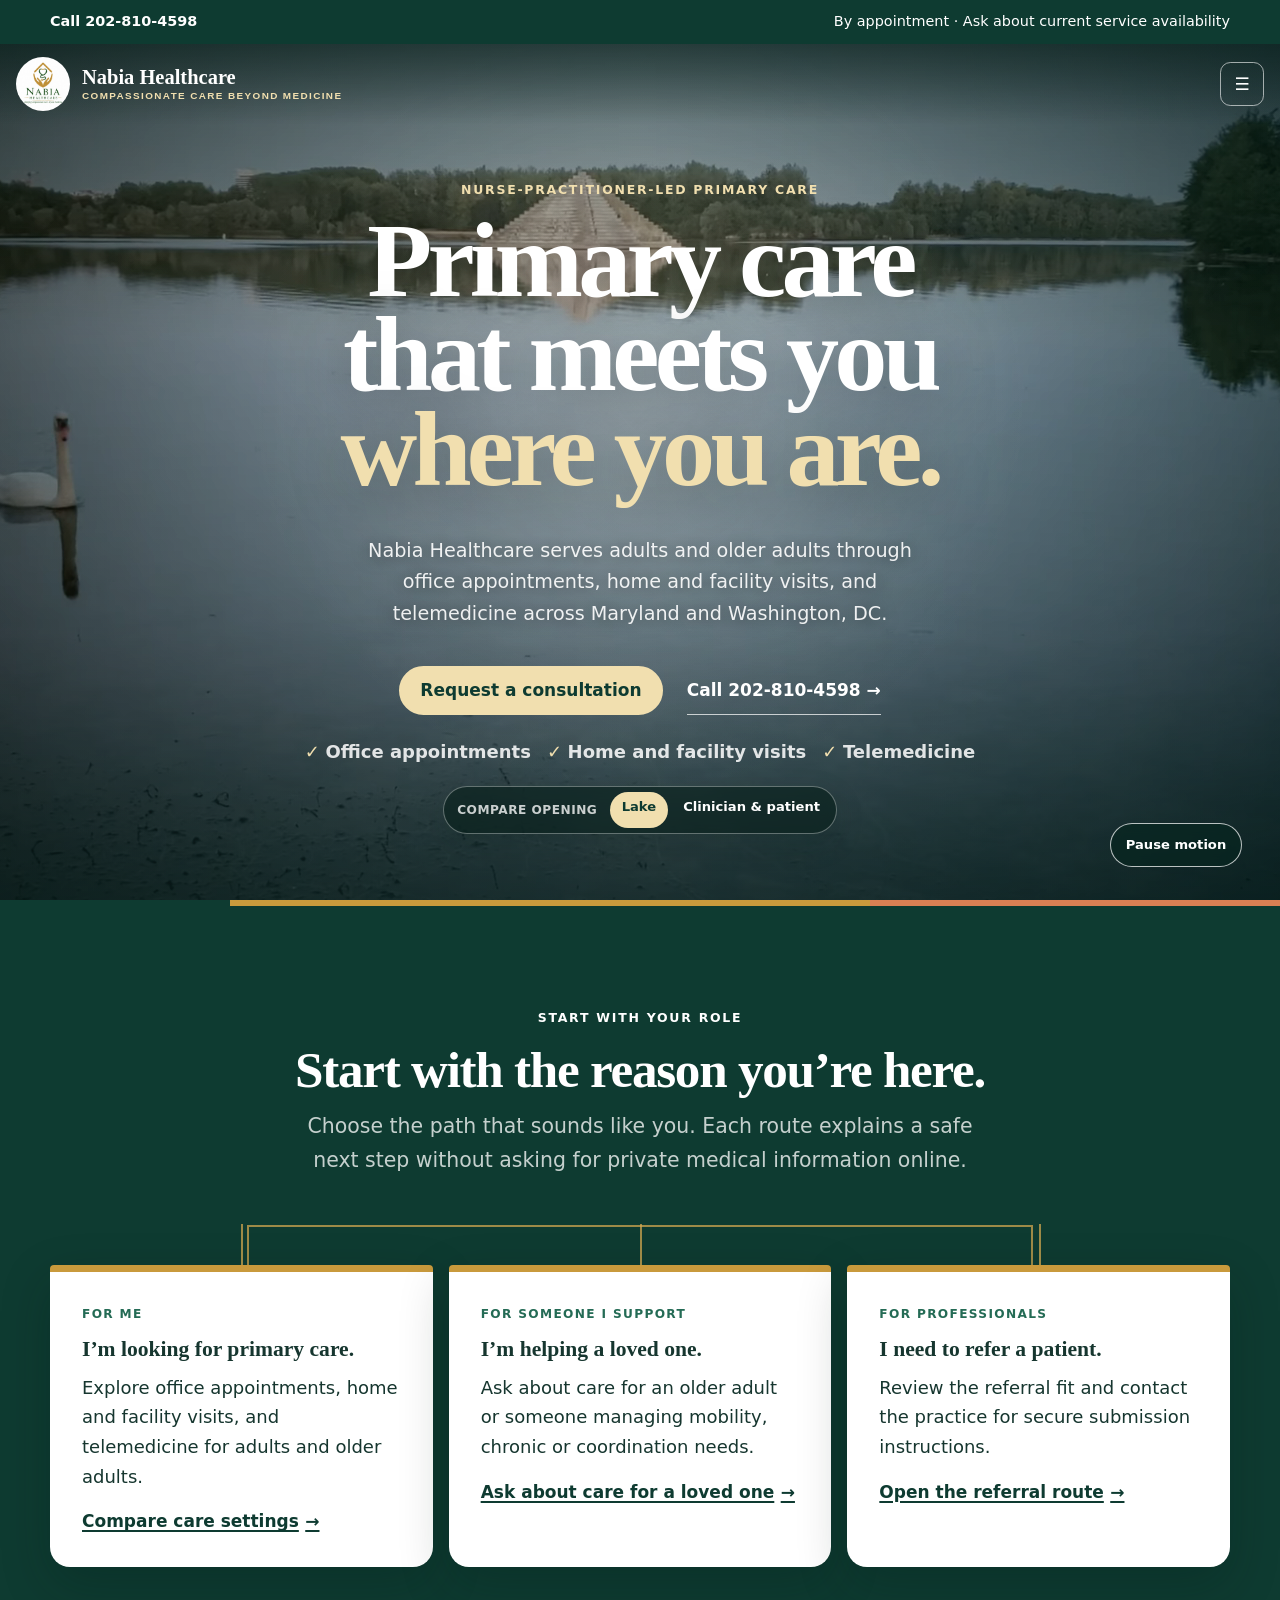
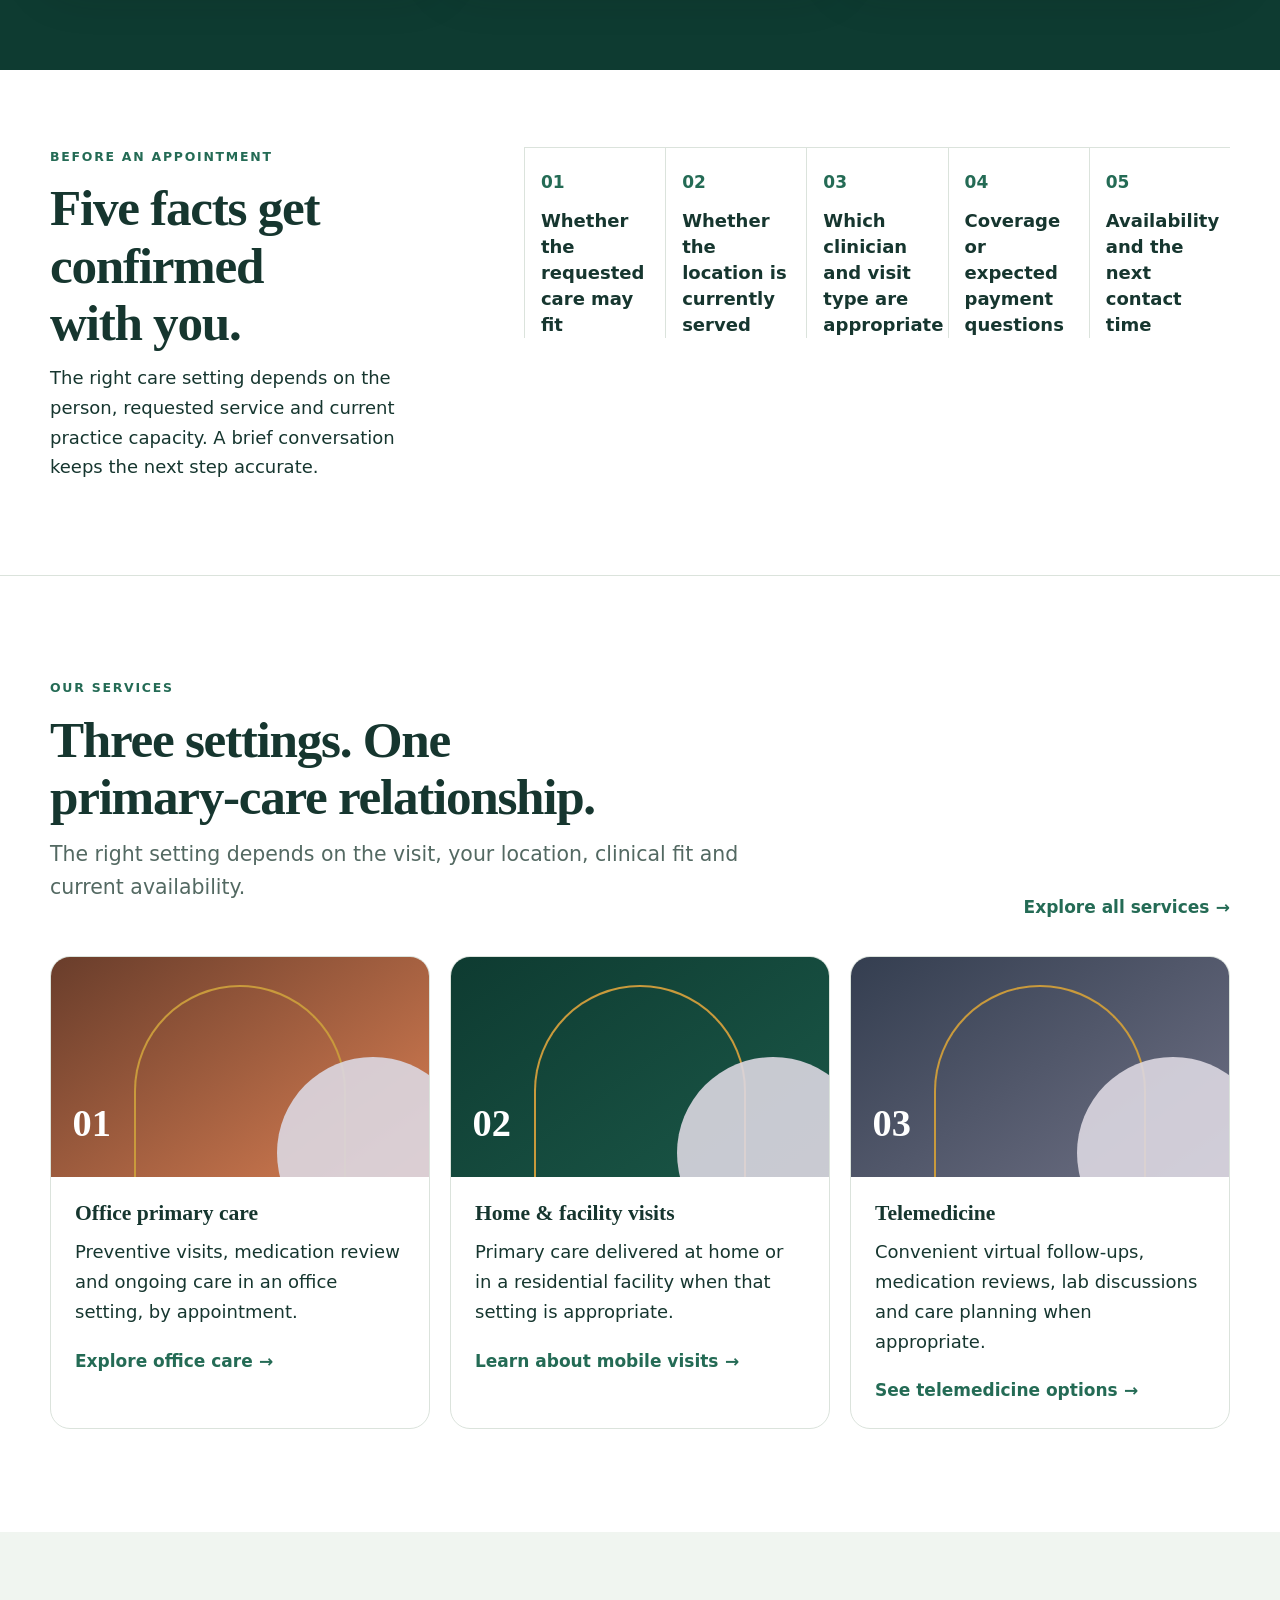
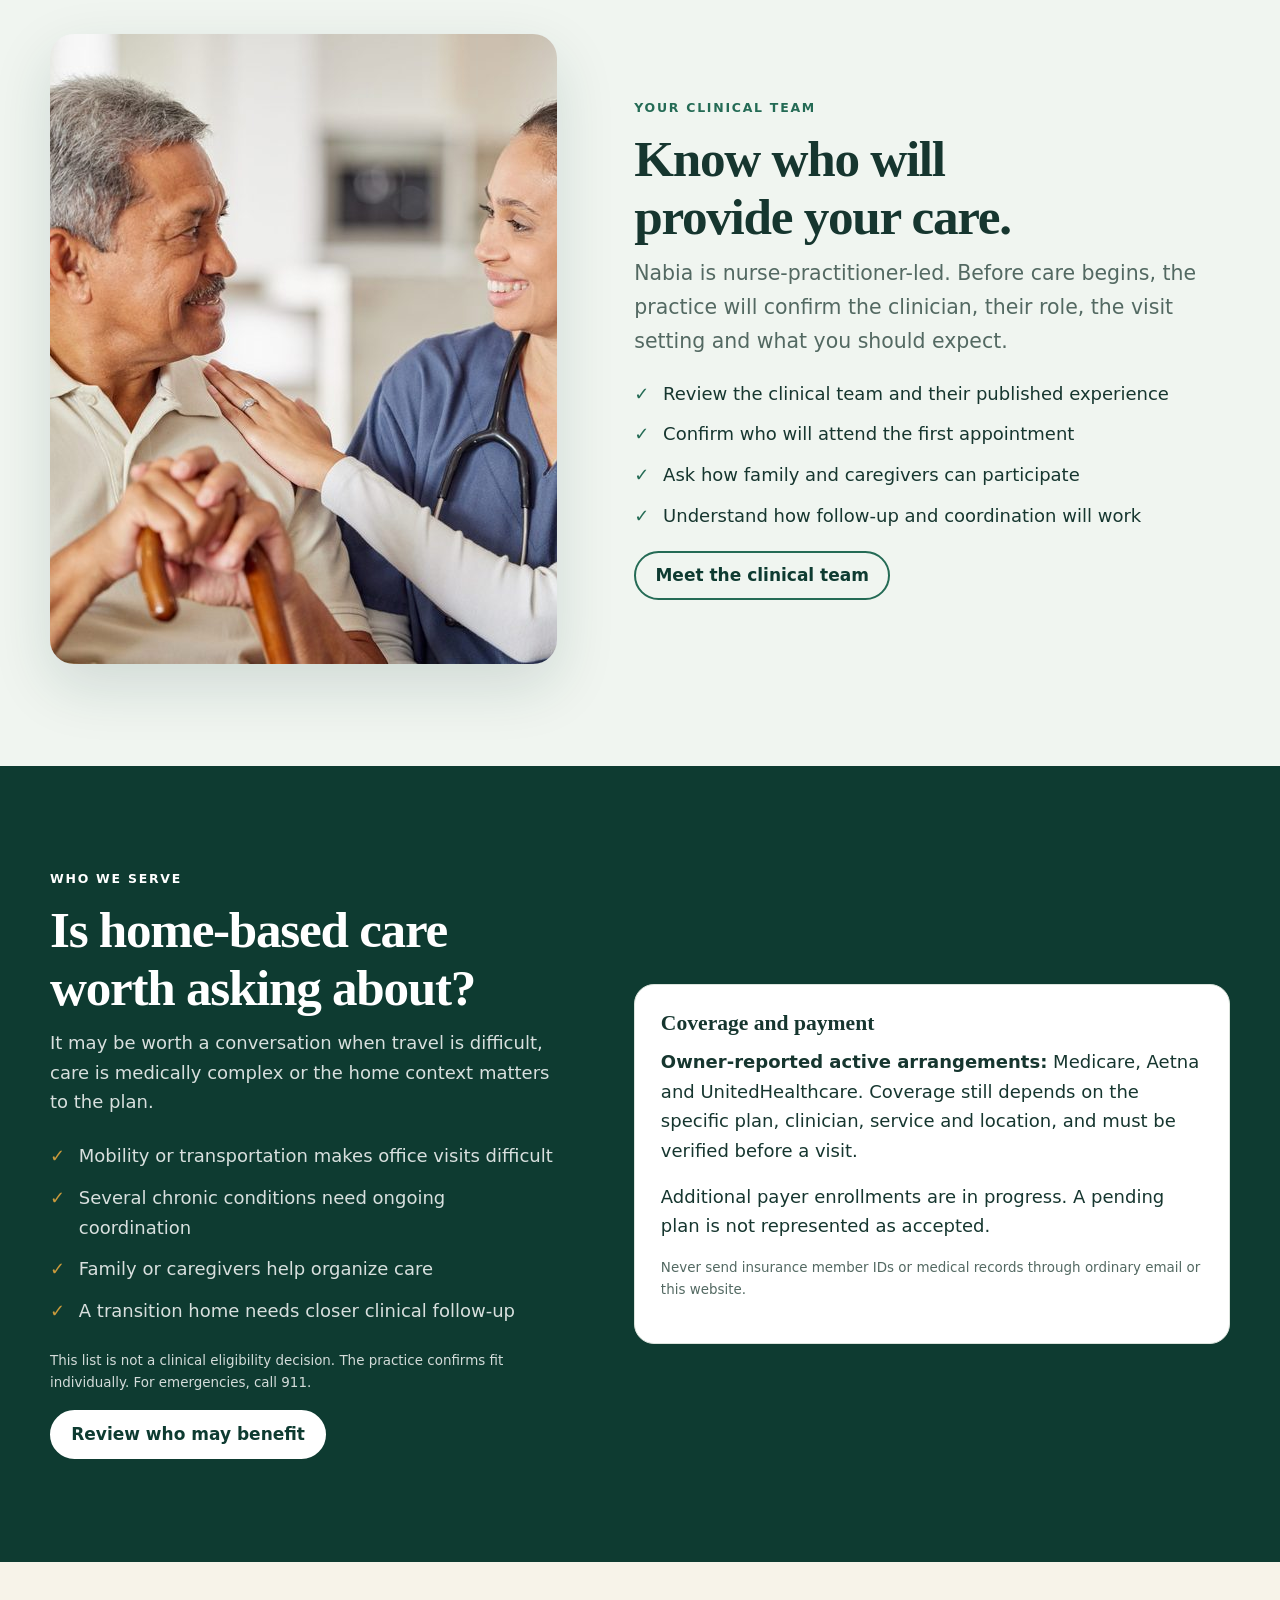
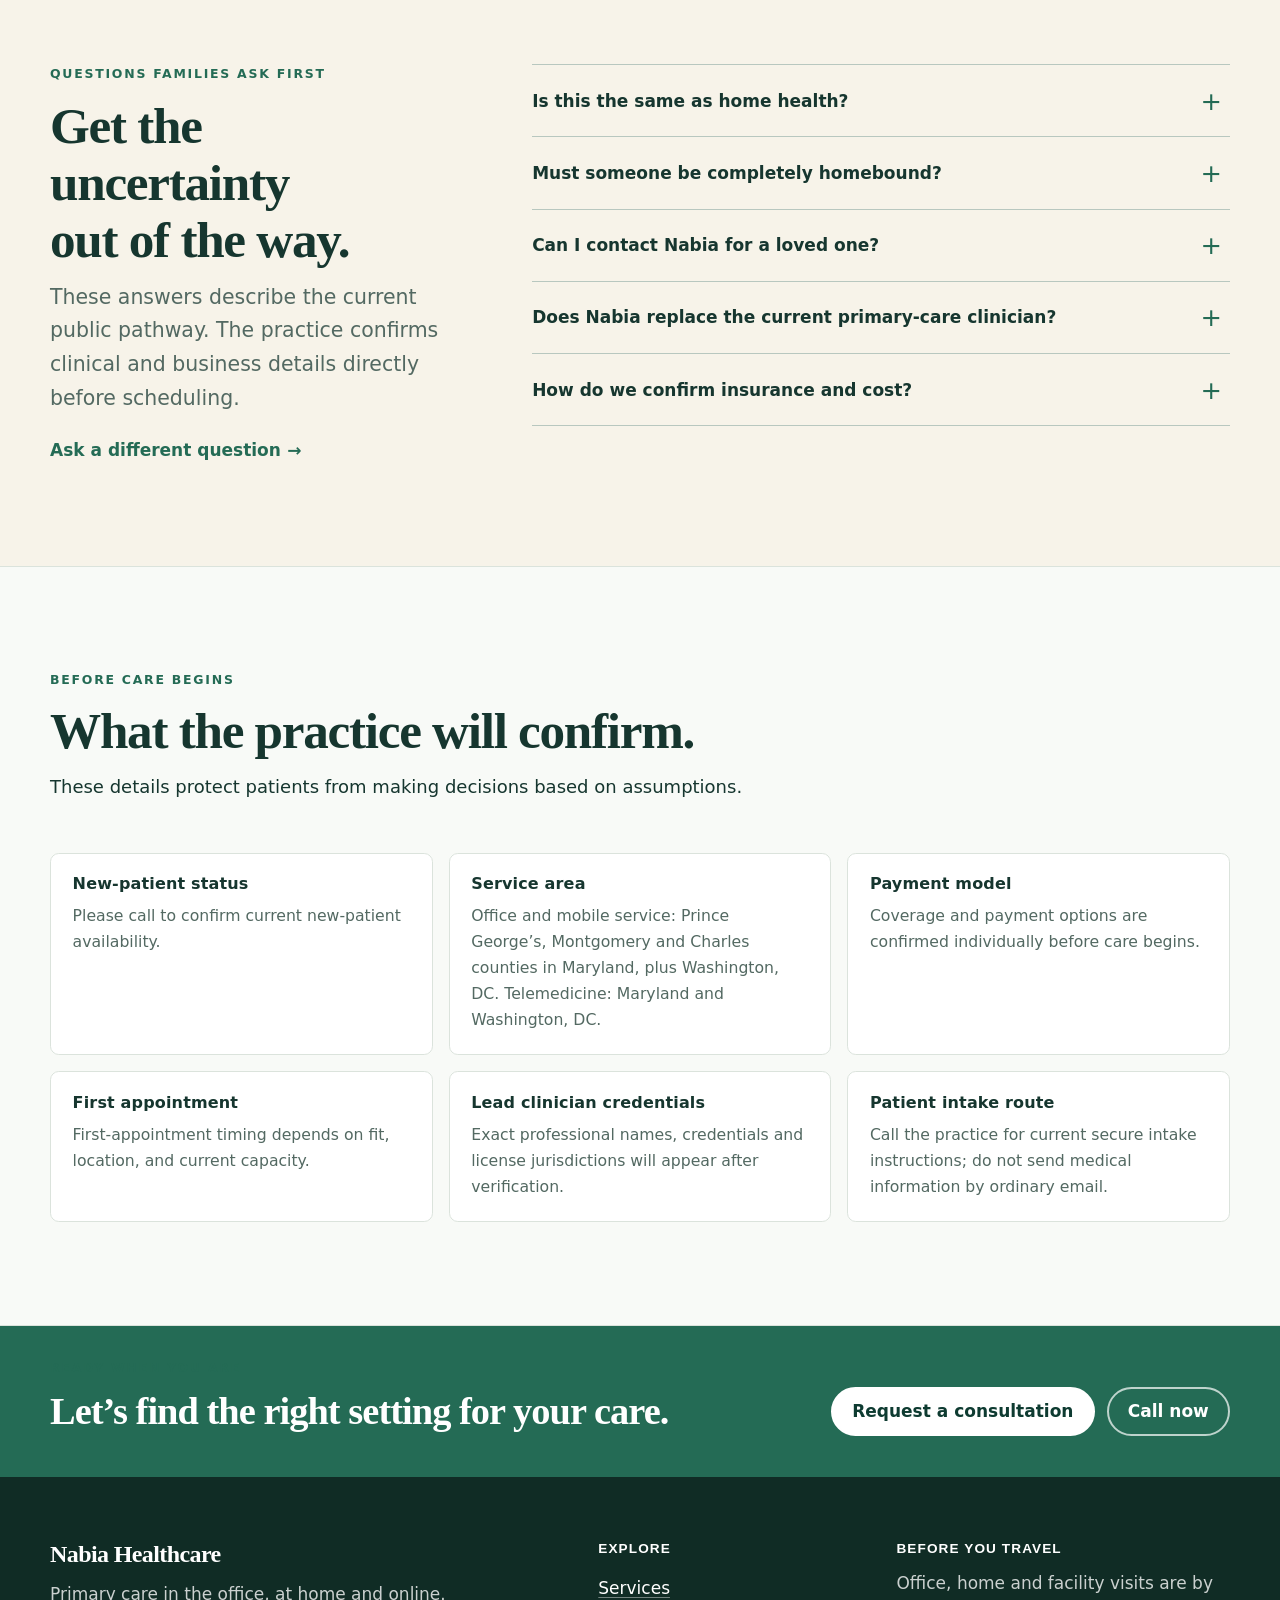
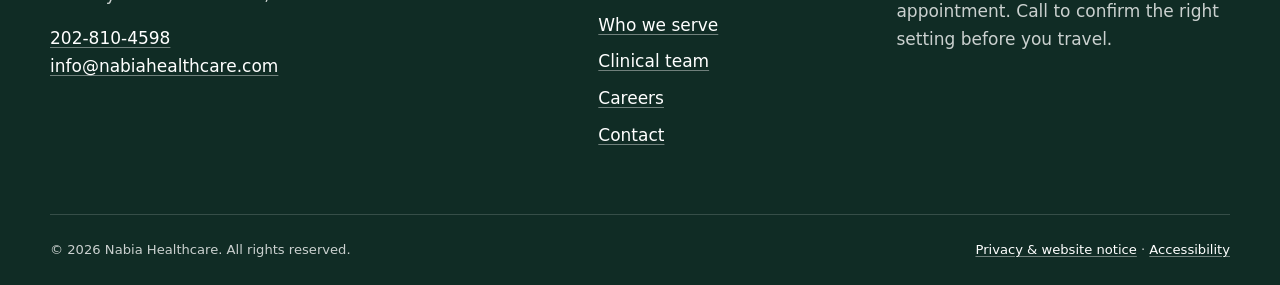
<file: index.html>
<!doctype html>
<html lang="en">
<head>
  <meta charset="utf-8">
  <meta name="viewport" content="width=device-width, initial-scale=1">
  <meta name="referrer" content="no-referrer">
  <meta http-equiv="Content-Security-Policy" content="default-src 'self'; base-uri 'self'; connect-src 'none'; font-src 'self'; form-action 'self' mailto:; frame-src 'none'; img-src 'self' data:; manifest-src 'self'; media-src 'self'; object-src 'none'; script-src 'self' 'sha256-T7D8QpWen45HVB629J/kuU2vk8e2bzvzKRarYNp/gFs='; style-src 'self'; worker-src 'none'">
  <title>Nabia Healthcare | Primary Care in the Office, at Home &amp; Online</title>
  <meta name="description" content="Nurse-practitioner-led primary care for adults and older adults through office appointments, home and facility visits, and telemedicine.">
  <link rel="canonical" href="https://nabiahealthcare.com/">
  <link rel="icon" href="favicon.ico" sizes="any">
  <meta property="og:title" content="Nabia Healthcare | Primary care where you are">
  <meta property="og:description" content="Office primary care, home and facility visits, and telemedicine for adults and older adults.">
  <meta property="og:type" content="website">
  <meta property="og:url" content="https://nabiahealthcare.com/">
  <meta name="theme-color" content="#123e33">
  <link rel="stylesheet" href="assets/styles.css?v=20260725-owner-reply-1">
  <script type="application/ld+json">
  {
    "@context": "https://schema.org",
    "@type": "MedicalOrganization",
    "name": "Nabia Healthcare",
    "url": "https://nabiahealthcare.com/",
    "telephone": "+1-202-810-4598",
    "email": "info@nabiahealthcare.com"
  }
  </script>
  <meta name="robots" content="noindex, nofollow, noarchive">
</head>
<body class="home-page">
  <a class="skip-link" href="#main">Skip to main content</a>
  <div class="topbar">
    <div class="container topbar-inner">
      <a href="tel:+12028104598" aria-label="Call Nabia Healthcare at 202-810-4598">Call 202-810-4598</a>
      <span class="topbar-note">By appointment · Ask about current service availability</span>
    </div>
  </div>
  <header class="site-header">
    <div class="container header-inner">
      <a class="brand" href="index.html" aria-label="Nabia Healthcare home">
        <img src="assets/images/image-96f4d317ba77.jpg" alt="" width="54" height="54">
        <span>Nabia Healthcare<span>Compassionate Care Beyond Medicine</span></span>
      </a>
      <button class="nav-toggle" type="button" data-nav-toggle aria-controls="site-nav" aria-expanded="false" aria-label="Open navigation">☰</button>
      <nav class="site-nav" id="site-nav" data-nav aria-label="Primary navigation">
        <a href="index.html" aria-current="page">Home</a>
        <a href="services.html">Services</a>
        <a href="who-we-serve.html">Who we serve</a>
        <a href="about.html">About</a>
        <a href="our-team.html">Clinical team</a>
        <a href="referrals.html">For professionals</a>
        <a href="careers.html">Careers</a>
        <a href="contact.html">Contact</a>
      </nav>
      <a class="button header-cta" href="contact.html">Request a consultation</a>
    </div>
  </header>

  <main id="main" tabindex="-1">
    <section class="hero">
      <div class="hero-grid">
        <div class="hero-copy">
          <p class="eyebrow">Nurse-practitioner-led primary care</p>
          <h1>Primary care that meets you <em>where you are.</em></h1>
          <p class="lede">Nabia Healthcare serves adults and older adults through office appointments, home and facility visits, and telemedicine across Maryland and Washington, DC.</p>
          <div class="hero-actions">
            <a class="button" href="contact.html">Request a consultation</a>
            <a class="hero-phone" href="tel:+12028104598">Call 202-810-4598 <span aria-hidden="true">→</span></a>
          </div>
          <ul class="trust-line" aria-label="Care highlights">
            <li>Office appointments</li>
            <li>Home and facility visits</li>
            <li>Telemedicine</li>
          </ul>
          <!-- REVIEW_ONLY_START -->
          <nav class="hero-comparison" data-review-only data-hero-comparison aria-label="Compare homepage openings">
            <span>Compare opening</span>
            <a href="index.html" data-hero-choice="lake">Lake</a>
            <a href="index.html?hero=clinician" data-hero-choice="clinician">Clinician &amp; patient</a>
          </nav>
          <!-- REVIEW_ONLY_END -->
        </div>
        <div class="hero-media">
          <div class="hero-video-frame">
            <video class="hero-video" id="nabia-lake-window" data-hero-video autoplay muted loop playsinline controls preload="metadata" poster="assets/media/nabia-lake-window-poster.jpg?v=20260718-swan-v4" disablepictureinpicture disableremoteplayback aria-label="Calm lake, mirrored pavilion and approaching swan">
              <source src="assets/media/nabia-lake-window.webm?v=20260718-swan-v4" type="video/webm">
              <source src="assets/media/nabia-lake-window.mp4?v=20260718-swan-v4" type="video/mp4">
            </video>
            <button class="hero-video-toggle" type="button" data-hero-video-toggle aria-controls="nabia-lake-window">Pause motion</button>
          </div>
          <picture class="hero-clinician-picture">
            <source srcset="assets/media/nabia-clinician-home-hero-v1.webp" type="image/webp">
            <img src="assets/media/nabia-clinician-home-hero-v1.jpg" alt="A nurse practitioner and an older adult reviewing a care plan together at home" width="1672" height="941">
          </picture>
        </div>
      </div>
    </section>

    <section class="section route-section" aria-labelledby="route-title">
      <div class="container">
        <div class="route-intro">
          <p class="eyebrow">Start with your role</p>
          <h2 id="route-title">Start with the reason you’re here.</h2>
          <p class="lede">Choose the path that sounds like you. Each route explains a safe next step without asking for private medical information online.</p>
        </div>
        <div class="care-routes">
          <article class="care-route"><p class="route-label">For me</p><h3>I’m looking for primary care.</h3><p>Explore office appointments, home and facility visits, and telemedicine for adults and older adults.</p><a class="route-link" href="services.html">Compare care settings <span aria-hidden="true">→</span></a></article>
          <article class="care-route"><p class="route-label">For someone I support</p><h3>I’m helping a loved one.</h3><p>Ask about care for an older adult or someone managing mobility, chronic or coordination needs.</p><a class="route-link" href="contact.html#consultation">Ask about care for a loved one <span aria-hidden="true">→</span></a></article>
          <article class="care-route"><p class="route-label">For professionals</p><h3>I need to refer a patient.</h3><p>Review the referral fit and contact the practice for secure submission instructions.</p><a class="route-link" href="referrals.html">Open the referral route <span aria-hidden="true">→</span></a></article>
        </div>
      </div>
    </section>

    <section class="threshold-strip" aria-labelledby="threshold-title">
      <div class="container threshold-layout">
        <div>
          <p class="eyebrow">Before an appointment</p>
          <h2 id="threshold-title">Five facts get confirmed with you.</h2>
          <p>The right care setting depends on the person, requested service and current practice capacity. A brief conversation keeps the next step accurate.</p>
        </div>
        <dl class="threshold-facts">
          <div><dt>01</dt><dd>Whether the requested care may fit</dd></div>
          <div><dt>02</dt><dd>Whether the location is currently served</dd></div>
          <div><dt>03</dt><dd>Which clinician and visit type are appropriate</dd></div>
          <div><dt>04</dt><dd>Coverage or expected payment questions</dd></div>
          <div><dt>05</dt><dd>Availability and the next contact time</dd></div>
        </dl>
      </div>
    </section>

    <section class="section" aria-labelledby="services-title">
      <div class="container">
        <div class="section-heading">
          <div>
            <p class="eyebrow">Our services</p>
            <h2 id="services-title">Three settings. One primary-care relationship.</h2>
            <p class="lede">The right setting depends on the visit, your location, clinical fit and current availability.</p>
          </div>
          <a class="text-link" href="services.html">Explore all services</a>
        </div>
        <div class="grid-3">
          <article class="card service-card">
            <div class="service-sigil service-sigil-primary" aria-hidden="true"><span>01</span></div>
            <div class="card-body">
              <h3>Office primary care</h3>
              <p>Preventive visits, medication review and ongoing care in an office setting, by appointment.</p>
              <a class="text-link" href="services.html#primary-care">Explore office care</a>
            </div>
          </article>
          <article class="card service-card">
            <div class="service-sigil service-sigil-home" aria-hidden="true"><span>02</span></div>
            <div class="card-body">
              <h3>Home &amp; facility visits</h3>
              <p>Primary care delivered at home or in a residential facility when that setting is appropriate.</p>
              <a class="text-link" href="services.html#home-care">Learn about mobile visits</a>
            </div>
          </article>
          <article class="card service-card">
            <div class="service-sigil service-sigil-virtual" aria-hidden="true"><span>03</span></div>
            <div class="card-body">
              <h3>Telemedicine</h3>
              <p>Convenient virtual follow-ups, medication reviews, lab discussions and care planning when appropriate.</p>
              <a class="text-link" href="services.html#telemedicine">See telemedicine options</a>
            </div>
          </article>
        </div>
      </div>
    </section>

    <section class="section section-soft" aria-labelledby="why-title">
      <div class="container split">
        <div class="split-media">
          <img src="assets/images/image-25db465300ee.jpg" alt="A nurse listening to a patient during a home visit" width="900" height="630" loading="lazy">
        </div>
        <div>
          <p class="eyebrow">Your clinical team</p>
          <h2 id="why-title">Know who will provide your care.</h2>
          <p class="lede">Nabia is nurse-practitioner-led. Before care begins, the practice will confirm the clinician, their role, the visit setting and what you should expect.</p>
          <ul class="check-list">
            <li>Review the clinical team and their published experience</li>
            <li>Confirm who will attend the first appointment</li>
            <li>Ask how family and caregivers can participate</li>
            <li>Understand how follow-up and coordination will work</li>
          </ul>
          <a class="button button-secondary" href="our-team.html">Meet the clinical team</a>
        </div>
      </div>
    </section>

    <section class="section section-dark" aria-labelledby="serve-title">
      <div class="container split">
        <div>
          <p class="eyebrow">Who we serve</p>
          <h2 id="serve-title">Is home-based care worth asking about?</h2>
          <p>It may be worth a conversation when travel is difficult, care is medically complex or the home context matters to the plan.</p>
          <ul class="inverse-check-list">
            <li>Mobility or transportation makes office visits difficult</li>
            <li>Several chronic conditions need ongoing coordination</li>
            <li>Family or caregivers help organize care</li>
            <li>A transition home needs closer clinical follow-up</li>
          </ul>
          <p class="fine-print inverse-fine-print">This list is not a clinical eligibility decision. The practice confirms fit individually. For emergencies, call 911.</p>
          <a class="button button-light" href="who-we-serve.html">Review who may benefit</a>
        </div>
        <div class="card">
          <h3>Coverage and payment</h3>
          <p><strong>Owner-reported active arrangements:</strong> Medicare, Aetna and UnitedHealthcare. Coverage still depends on the specific plan, clinician, service and location, and must be verified before a visit.</p>
          <p>Additional payer enrollments are in progress. A pending plan is not represented as accepted.</p>
          <p class="fine-print">Never send insurance member IDs or medical records through ordinary email or this website.</p>
        </div>
      </div>
    </section>

    <section class="section faq-section" aria-labelledby="questions-title">
      <div class="container faq-layout">
        <div class="faq-intro">
          <p class="eyebrow">Questions families ask first</p>
          <h2 id="questions-title">Get the uncertainty out of the way.</h2>
          <p class="lede">These answers describe the current public pathway. The practice confirms clinical and business details directly before scheduling.</p>
          <a class="text-link" href="contact.html#consultation">Ask a different question</a>
        </div>
        <div class="faq-list">
          <details>
            <summary>Is this the same as home health?</summary>
            <p>No. Nabia’s website describes clinician-led primary care. Home health, personal care, therapy and hospice are different services. Ask which services Nabia provides and which may require another organization.</p>
          </details>
          <details>
            <summary>Must someone be completely homebound?</summary>
            <p>Not every person with difficulty reaching an office has the same needs. Contact the practice to confirm current eligibility and whether the requested visit type is available.</p>
          </details>
          <details>
            <summary>Can I contact Nabia for a loved one?</summary>
            <p>You may make a general inquiry. The practice may need the patient’s permission or other legal authority before discussing private health information with anyone else.</p>
          </details>
          <details>
            <summary>Does Nabia replace the current primary-care clinician?</summary>
            <p>That depends on the requested service and care arrangement. Ask whether Nabia would provide ongoing primary care, a limited service or coordination with the current clinical team.</p>
          </details>
          <details>
            <summary>How do we confirm insurance and cost?</summary>
            <p>Call the practice with the plan name only. Do not send a member ID through this website or ordinary email. Confirm participation and expected payment before care begins.</p>
          </details>
        </div>
      </div>
    </section>

    <section class="band">
      <div class="container band-inner">
        <div><p class="eyebrow">Ready when you are</p><h2>Let’s find the right setting for your care.</h2></div>
        <div class="button-row"><a class="button button-light" href="contact.html">Request a consultation</a><a class="button button-outline-light" href="tel:+12028104598">Call now</a></div>
      </div>
    </section>
  </main>

  <footer class="site-footer">
    <div class="container">
      <div class="footer-grid">
        <div><h2>Nabia Healthcare</h2><p>Primary care in the office, at home and online.</p><p><a href="tel:+12028104598">202-810-4598</a><br><a href="mailto:info@nabiahealthcare.com">info@nabiahealthcare.com</a></p></div>
        <div><h3>Explore</h3><ul class="footer-links"><li><a href="services.html">Services</a></li><li><a href="who-we-serve.html">Who we serve</a></li><li><a href="our-team.html">Clinical team</a></li><li><a href="careers.html">Careers</a></li><li><a href="contact.html">Contact</a></li></ul></div>
        <div><h3>Before you travel</h3><p>Office, home and facility visits are by appointment. Call to confirm the right setting before you travel.</p></div>
      </div>
      <div class="footer-bottom"><span>© <span data-year>2026</span> Nabia Healthcare. All rights reserved.</span><span><a href="privacy.html">Privacy & website notice</a> · <a href="contact.html#accessibility">Accessibility</a></span></div>
    </div>
  </footer>
  <script src="assets/owner-content.js?v=20260725-owner-reply-1" defer></script>
  <script src="assets/site.js?v=20260725-owner-reply-1" defer></script>
</body>
</html>
</file>
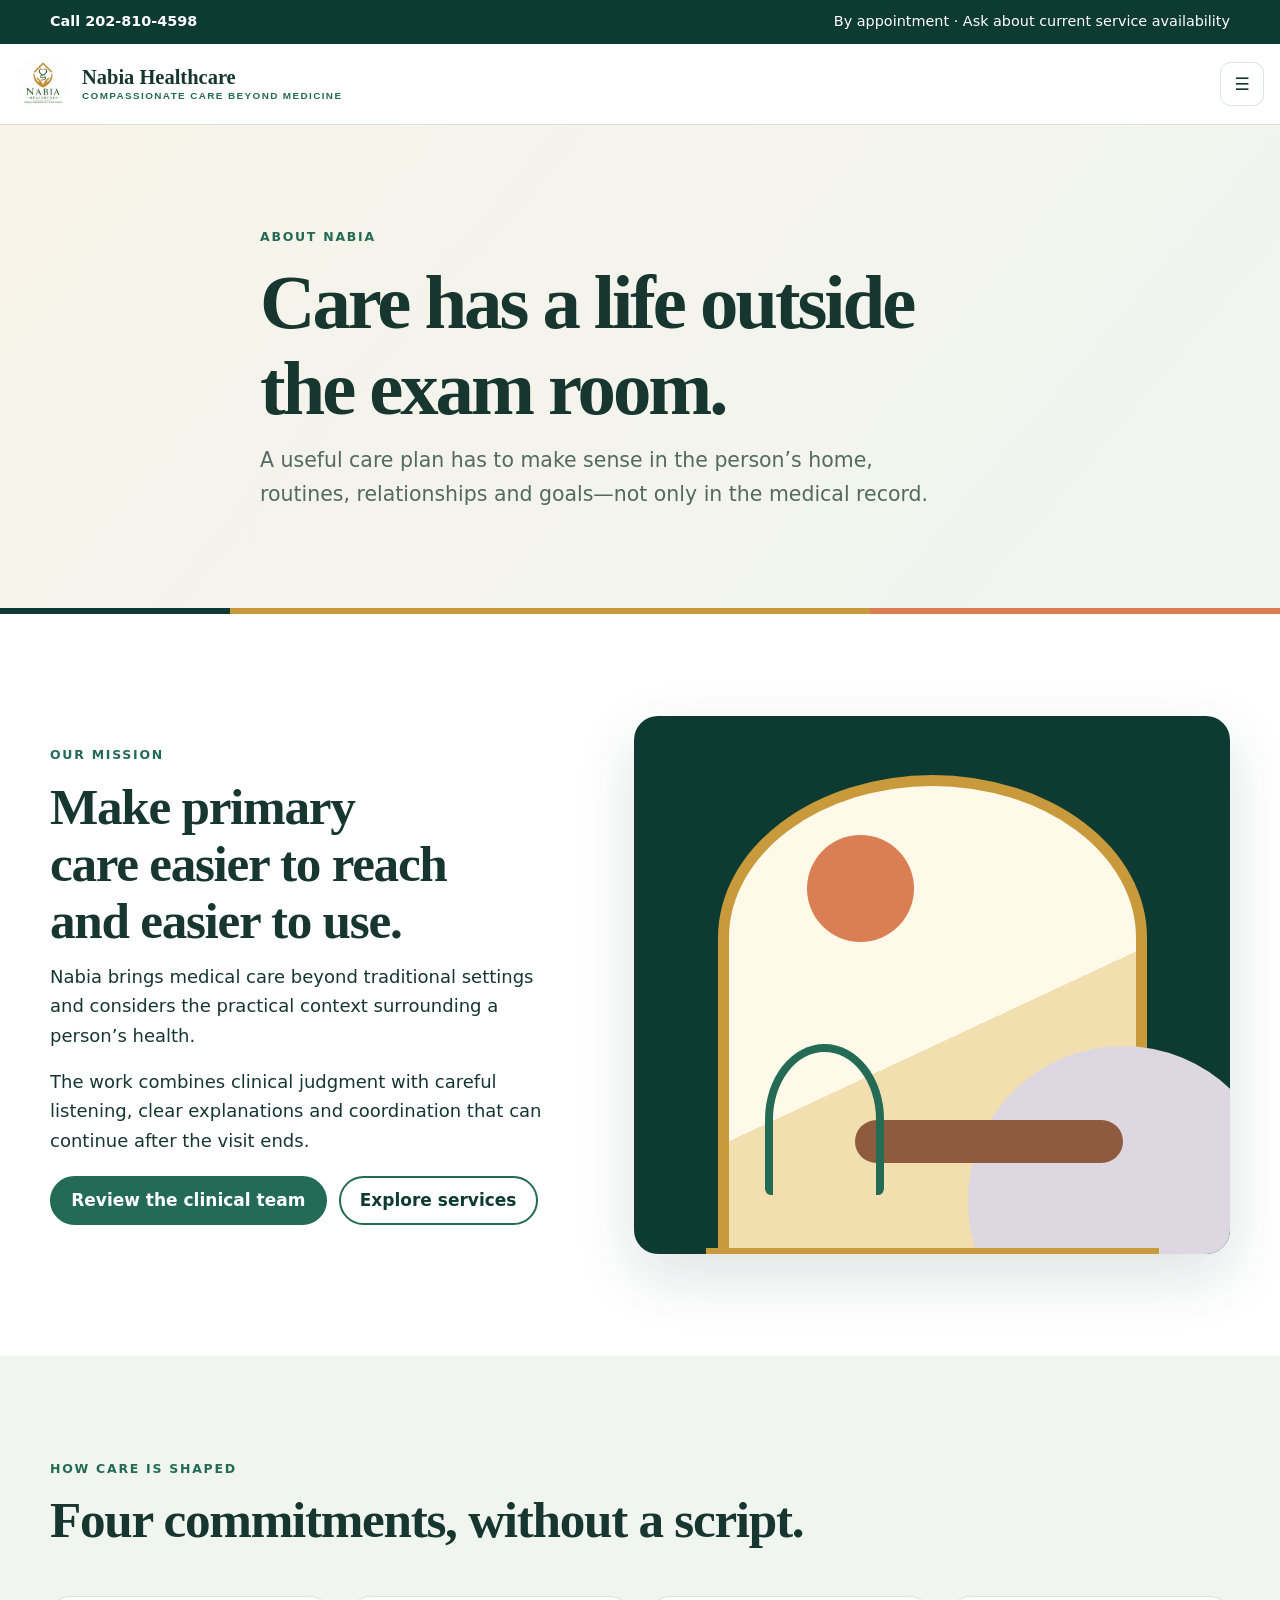
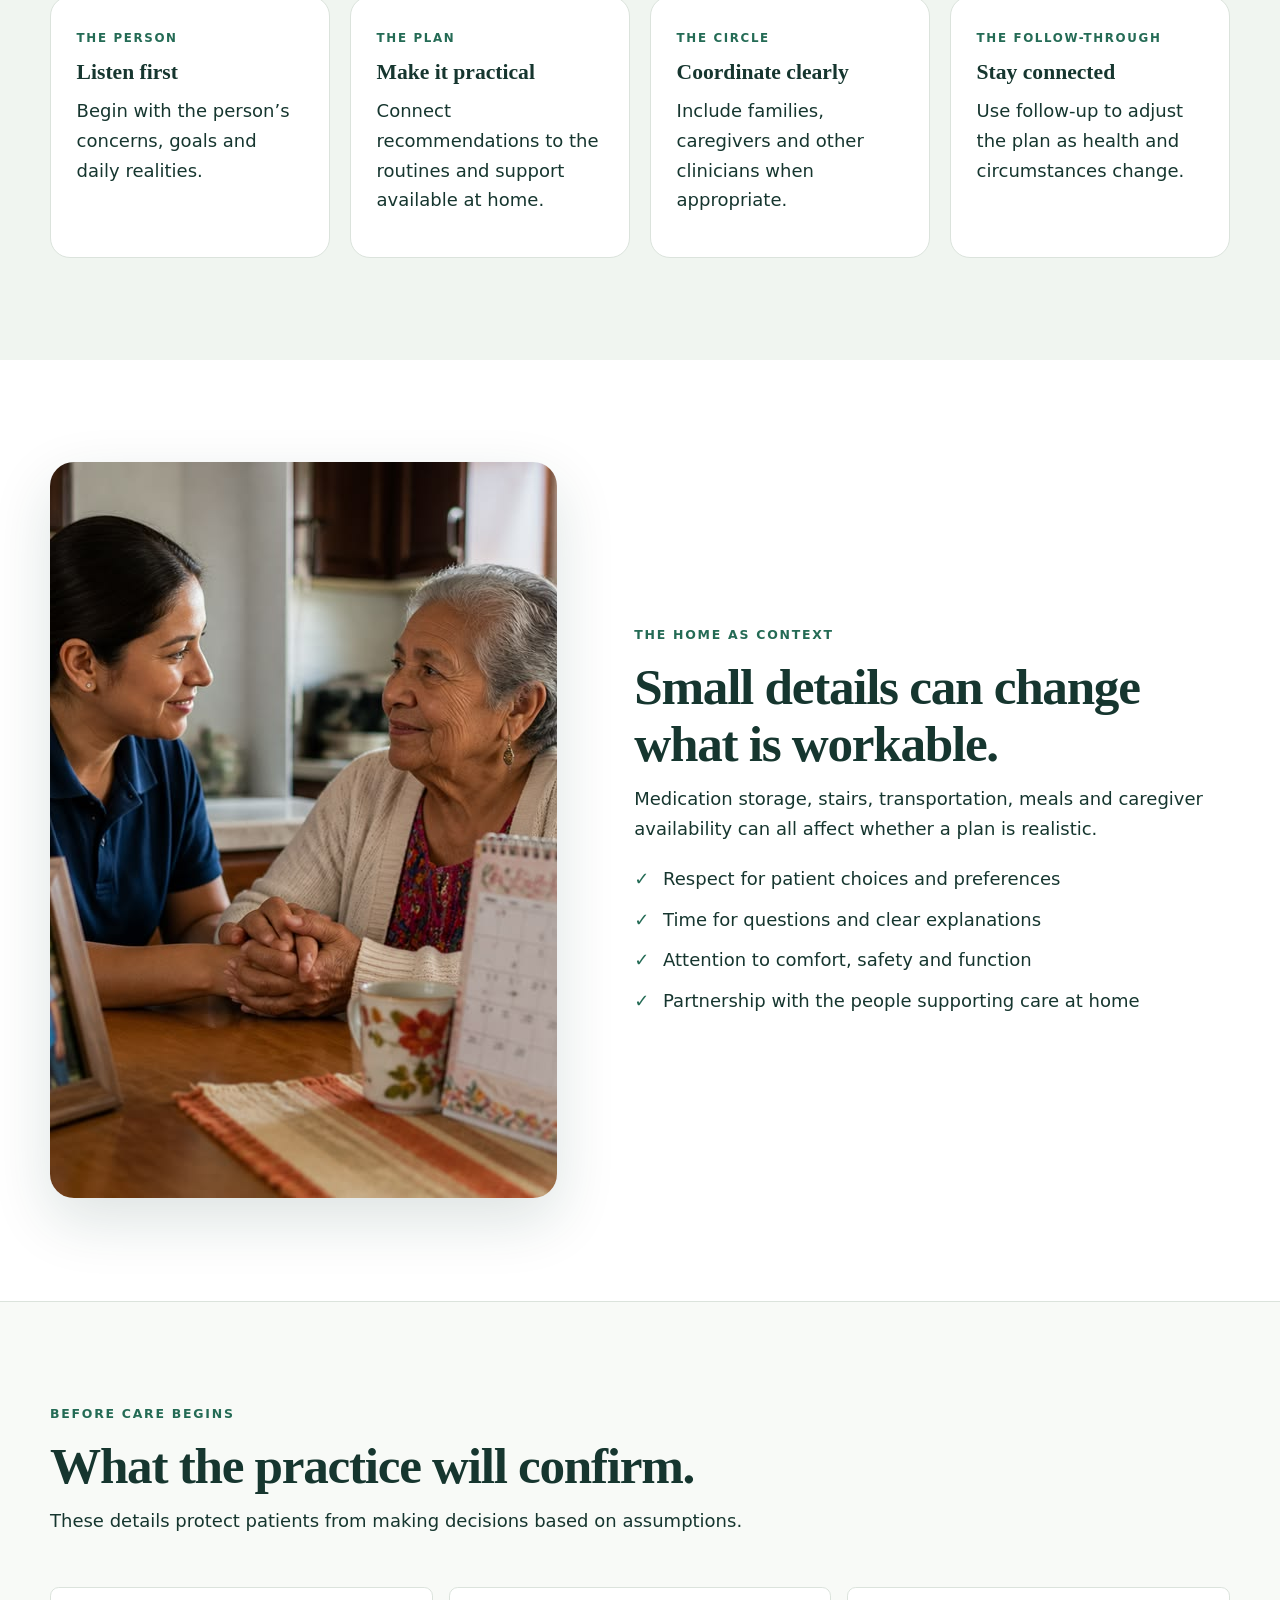
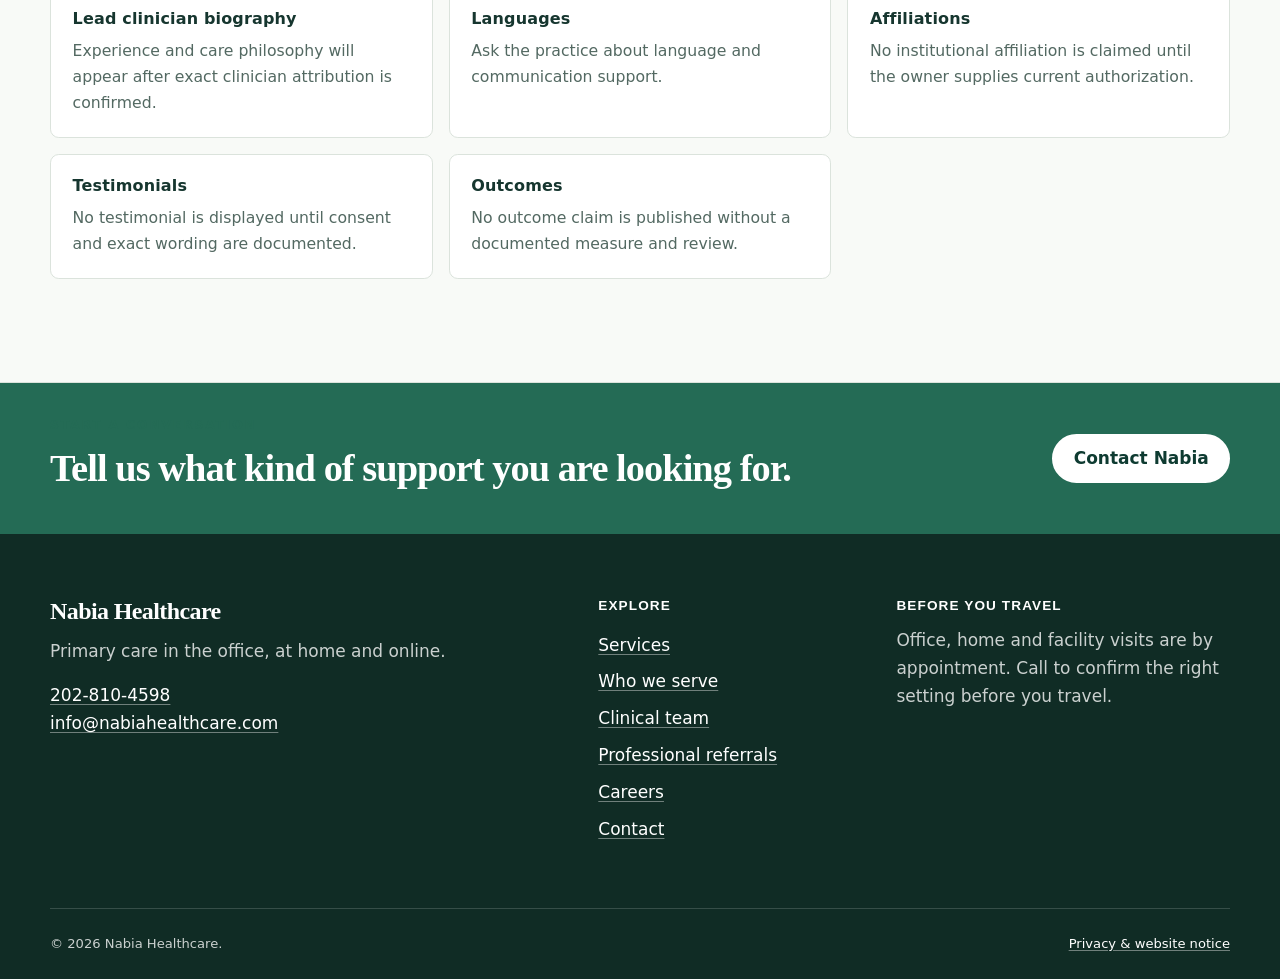
<file: about.html>
<!doctype html>
<html lang="en">
<head>
  <meta charset="utf-8"><meta name="viewport" content="width=device-width, initial-scale=1">
  <meta name="referrer" content="no-referrer">
  <meta http-equiv="Content-Security-Policy" content="default-src 'self'; base-uri 'self'; connect-src 'none'; font-src 'self'; form-action 'self' mailto:; frame-src 'none'; img-src 'self' data:; manifest-src 'self'; media-src 'self'; object-src 'none'; script-src 'self'; style-src 'self'; worker-src 'none'">
  <title>About Nabia Healthcare | Our Mission and Approach</title>
  <meta name="description" content="Learn how Nabia Healthcare approaches home-based medical care with listening, dignity, coordination and individualized care planning.">
  <link rel="canonical" href="https://nabiahealthcare.com/about.html"><link rel="icon" href="favicon.ico" sizes="any"><meta name="theme-color" content="#123e33"><link rel="stylesheet" href="assets/styles.css?v=20260725-owner-reply-1">
  <meta name="robots" content="noindex, nofollow, noarchive">
</head>
<body>
  <a class="skip-link" href="#main">Skip to main content</a>
  <div class="topbar"><div class="container topbar-inner"><a href="tel:+12028104598">Call 202-810-4598</a><span class="topbar-note">By appointment · Ask about current service availability</span></div></div>
  <header class="site-header"><div class="container header-inner"><a class="brand" href="index.html"><img src="assets/images/image-96f4d317ba77.jpg" alt="" width="54" height="54"><span>Nabia Healthcare<span>Compassionate Care Beyond Medicine</span></span></a><button class="nav-toggle" type="button" data-nav-toggle aria-controls="site-nav" aria-expanded="false" aria-label="Open navigation">☰</button><nav class="site-nav" id="site-nav" data-nav aria-label="Primary navigation"><a href="index.html">Home</a><a href="services.html">Services</a><a href="who-we-serve.html">Who we serve</a><a href="about.html" aria-current="page">About</a><a href="our-team.html">Clinical team</a><a href="referrals.html">For professionals</a><a href="careers.html">Careers</a><a href="contact.html">Contact</a></nav><a class="button header-cta" href="contact.html">Request a consultation</a></div></header>
  <main id="main" tabindex="-1">
    <section class="page-hero"><div class="container narrow"><p class="eyebrow">About Nabia</p><h1>Care has a life outside the exam room.</h1><p class="lede">A useful care plan has to make sense in the person’s home, routines, relationships and goals—not only in the medical record.</p></div></section>
    <section class="section"><div class="container split"><div><p class="eyebrow">Our mission</p><h2>Make primary care easier to reach and easier to use.</h2><p>Nabia brings medical care beyond traditional settings and considers the practical context surrounding a person’s health.</p><p>The work combines clinical judgment with careful listening, clear explanations and coordination that can continue after the visit ends.</p><div class="button-row"><a class="button" href="our-team.html">Review the clinical team</a><a class="button button-secondary" href="services.html">Explore services</a></div></div><div class="threshold-art threshold-art-mission" aria-hidden="true"><span class="threshold-sun"></span><span class="threshold-table"></span><span class="threshold-chair"></span><span class="threshold-path"></span></div></div></section>
    <section class="section section-soft"><div class="container"><div class="section-heading"><div><p class="eyebrow">How care is shaped</p><h2>Four commitments, without a script.</h2></div></div><div class="grid-4"><article class="card"><span class="card-kicker">The person</span><h3>Listen first</h3><p>Begin with the person’s concerns, goals and daily realities.</p></article><article class="card"><span class="card-kicker">The plan</span><h3>Make it practical</h3><p>Connect recommendations to the routines and support available at home.</p></article><article class="card"><span class="card-kicker">The circle</span><h3>Coordinate clearly</h3><p>Include families, caregivers and other clinicians when appropriate.</p></article><article class="card"><span class="card-kicker">The follow-through</span><h3>Stay connected</h3><p>Use follow-up to adjust the plan as health and circumstances change.</p></article></div></div></section>
    <section class="section"><div class="container split"><div class="split-media"><img src="assets/images/image-1add0cf270f4.jpg" alt="A caregiver holding a patient's hands in support" width="736" height="736" loading="lazy"></div><div><p class="eyebrow">The home as context</p><h2>Small details can change what is workable.</h2><p>Medication storage, stairs, transportation, meals and caregiver availability can all affect whether a plan is realistic.</p><ul class="check-list"><li>Respect for patient choices and preferences</li><li>Time for questions and clear explanations</li><li>Attention to comfort, safety and function</li><li>Partnership with the people supporting care at home</li></ul></div></div></section>
    <section class="band"><div class="container band-inner"><div><p class="eyebrow">Start a conversation</p><h2>Tell us what kind of support you are looking for.</h2></div><a class="button button-light" href="contact.html">Contact Nabia</a></div></section>
  </main>
  <footer class="site-footer"><div class="container"><div class="footer-grid"><div><h2>Nabia Healthcare</h2><p>Primary care in the office, at home and online.</p><p><a href="tel:+12028104598">202-810-4598</a><br><a href="mailto:info@nabiahealthcare.com">info@nabiahealthcare.com</a></p></div><div><h3>Explore</h3><ul class="footer-links"><li><a href="services.html">Services</a></li><li><a href="who-we-serve.html">Who we serve</a></li><li><a href="our-team.html">Clinical team</a></li><li><a href="referrals.html">Professional referrals</a></li><li><a href="careers.html">Careers</a></li><li><a href="contact.html">Contact</a></li></ul></div><div><h3>Before you travel</h3><p>Office, home and facility visits are by appointment. Call to confirm the right setting before you travel.</p></div></div><div class="footer-bottom"><span>© <span data-year>2026</span> Nabia Healthcare.</span><a href="privacy.html">Privacy & website notice</a></div></div></footer>
  <script src="assets/owner-content.js?v=20260725-owner-reply-1" defer></script>
  <script src="assets/site.js?v=20260725-owner-reply-1" defer></script>
</body></html>
</file>
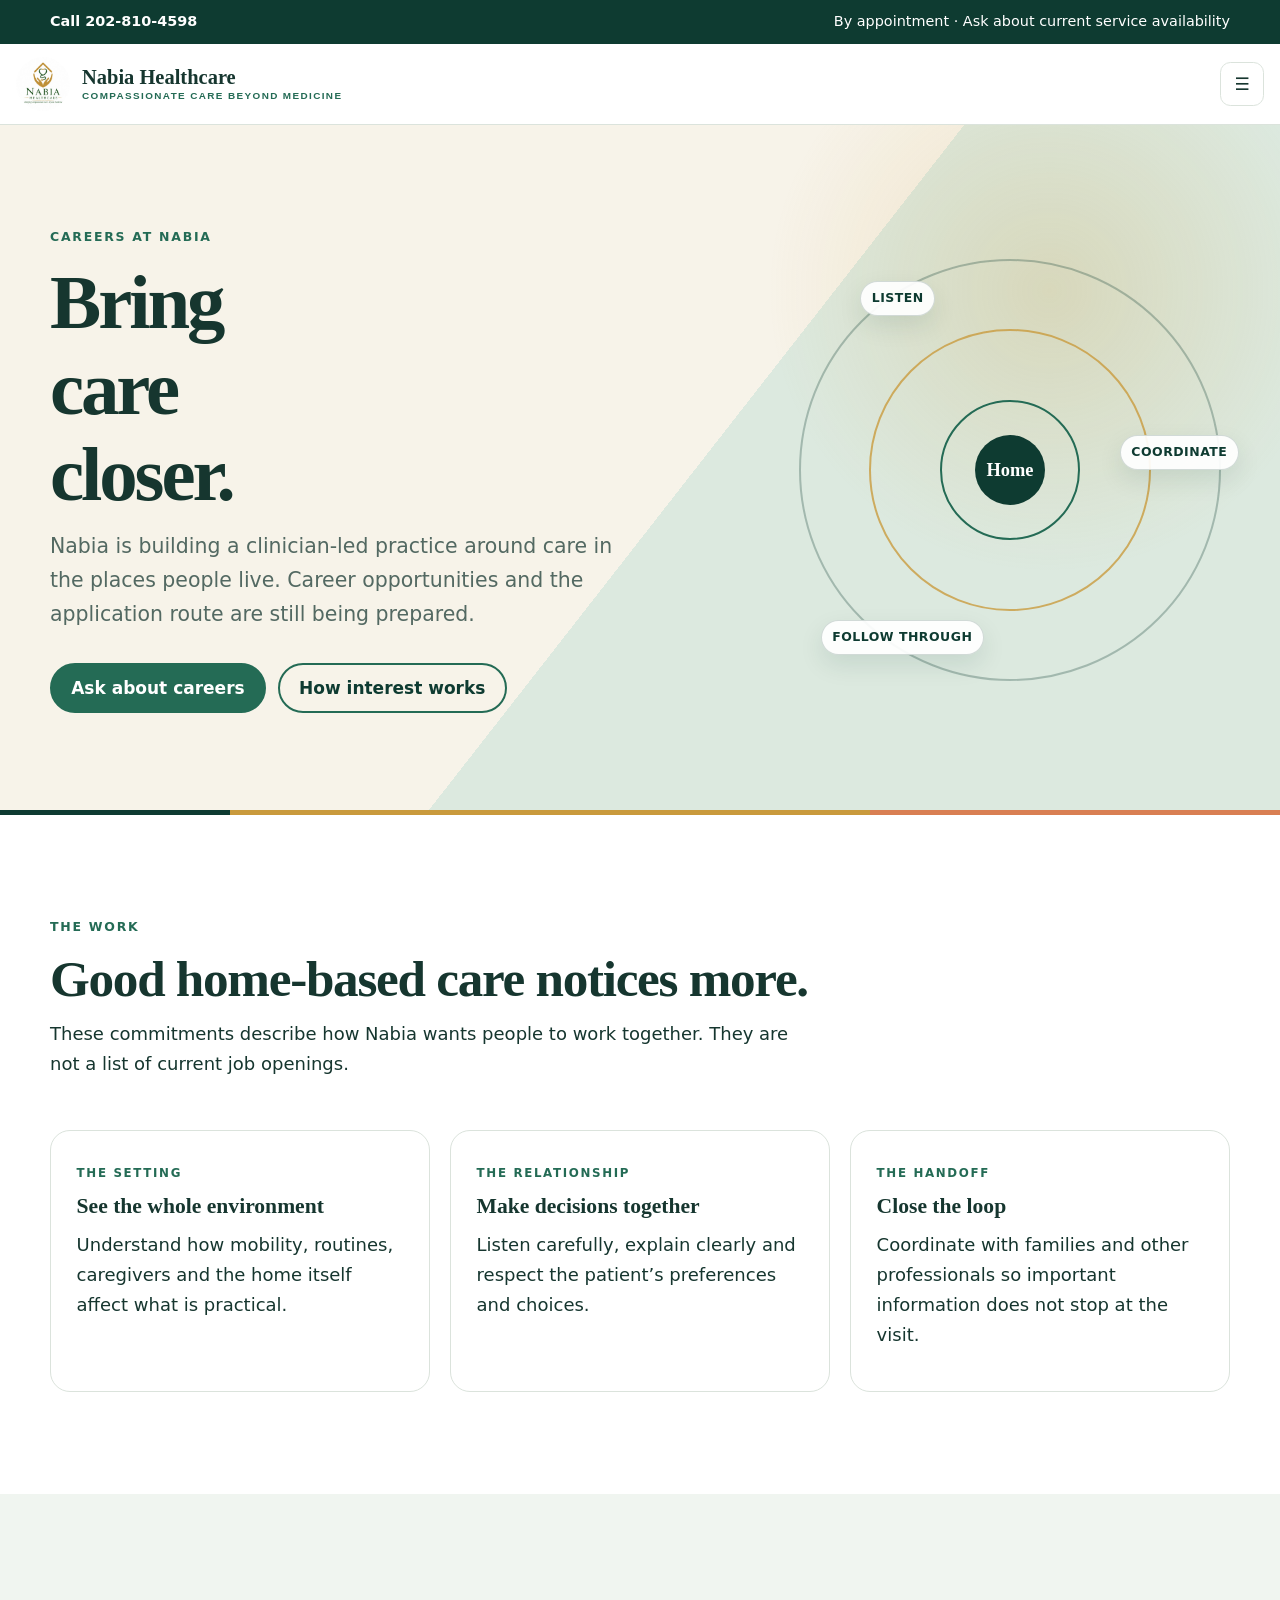
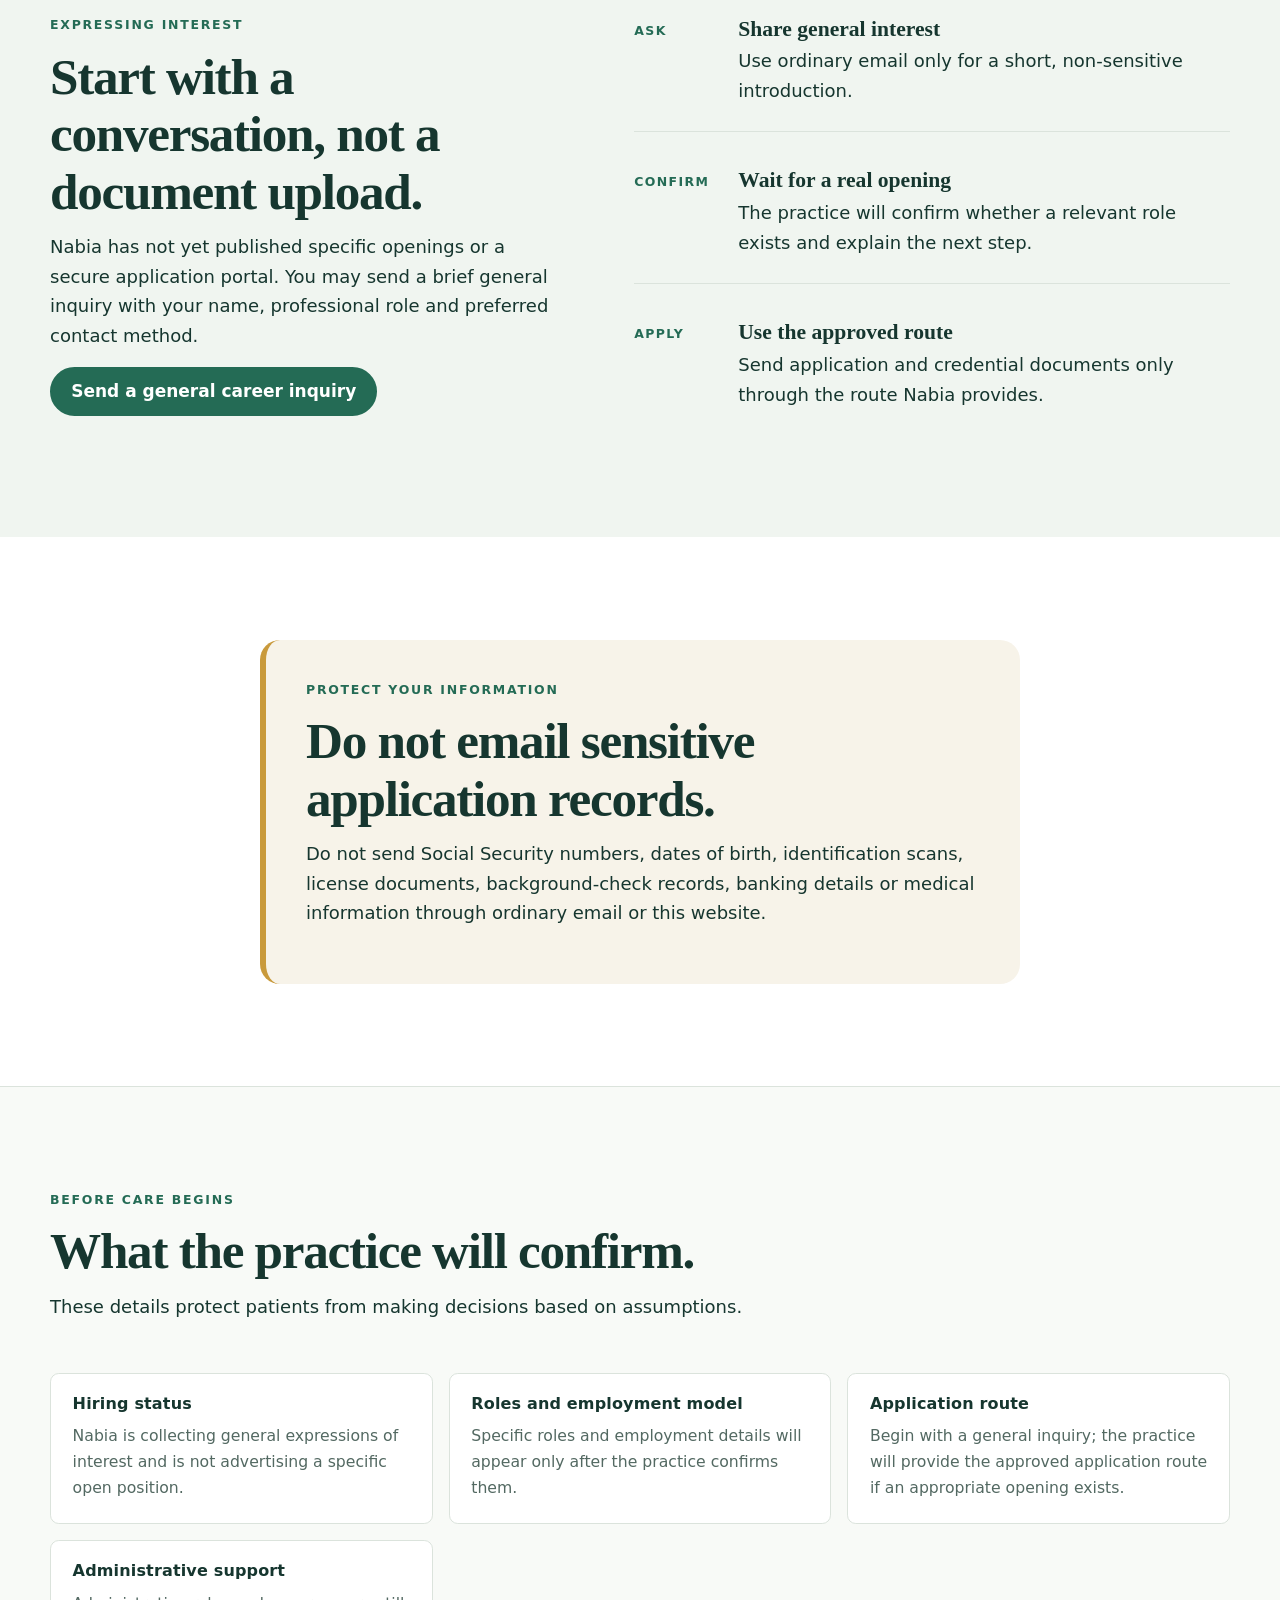
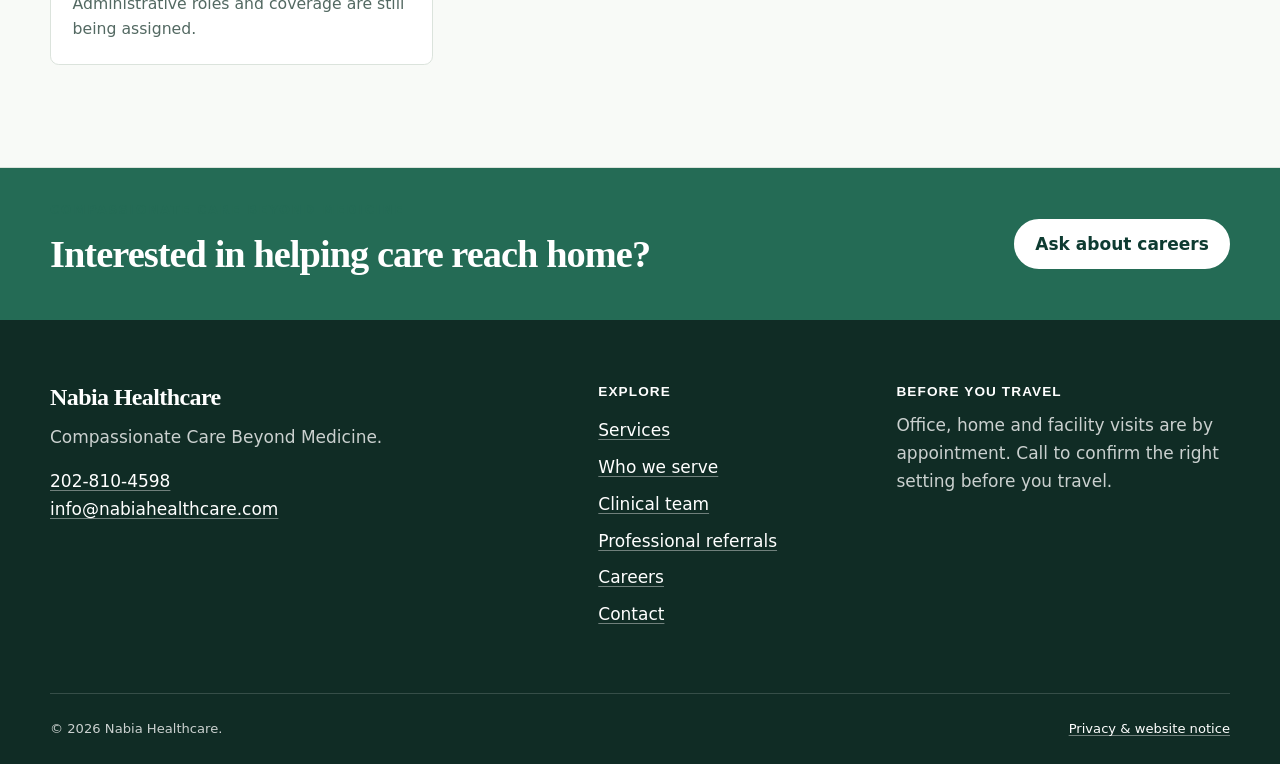
<file: careers.html>
<!doctype html>
<html lang="en">
<head>
  <meta charset="utf-8">
  <meta name="viewport" content="width=device-width, initial-scale=1">
  <meta name="referrer" content="no-referrer">
  <meta http-equiv="Content-Security-Policy" content="default-src 'self'; base-uri 'self'; connect-src 'none'; font-src 'self'; form-action 'self' mailto:; frame-src 'none'; img-src 'self' data:; manifest-src 'self'; media-src 'self'; object-src 'none'; script-src 'self'; style-src 'self'; worker-src 'none'">
  <title>Careers at Nabia Healthcare</title>
  <meta name="description" content="Learn about the values behind careers at Nabia Healthcare and how to ask about future clinical and administrative opportunities.">
  <link rel="canonical" href="https://nabiahealthcare.com/careers.html">
  <link rel="icon" href="favicon.ico" sizes="any">
  <meta name="theme-color" content="#123e33">
  <link rel="stylesheet" href="assets/styles.css?v=20260725-owner-reply-1">
  <meta name="robots" content="noindex, nofollow, noarchive">
</head>
<body>
  <a class="skip-link" href="#main">Skip to main content</a>
  <div class="topbar"><div class="container topbar-inner"><a href="tel:+12028104598">Call 202-810-4598</a><span class="topbar-note">By appointment · Ask about current service availability</span></div></div>
  <header class="site-header"><div class="container header-inner"><a class="brand" href="index.html"><img src="assets/images/image-96f4d317ba77.jpg" alt="" width="54" height="54"><span>Nabia Healthcare<span>Compassionate Care Beyond Medicine</span></span></a><button class="nav-toggle" type="button" data-nav-toggle aria-controls="site-nav" aria-expanded="false" aria-label="Open navigation">☰</button><nav class="site-nav" id="site-nav" data-nav aria-label="Primary navigation"><a href="index.html">Home</a><a href="services.html">Services</a><a href="who-we-serve.html">Who we serve</a><a href="about.html">About</a><a href="our-team.html">Clinical team</a><a href="referrals.html">For professionals</a><a href="careers.html" aria-current="page">Careers</a><a href="contact.html">Contact</a></nav><a class="button header-cta" href="contact.html">Request a consultation</a></div></header>
  <main id="main" tabindex="-1">
    <section class="page-hero careers-hero"><div class="container careers-hero-grid"><div><p class="eyebrow">Careers at Nabia</p><h1>Bring care closer.</h1><p class="lede">Nabia is building a clinician-led practice around care in the places people live. Career opportunities and the application route are still being prepared.</p><div class="button-row"><a class="button" href="mailto:info@nabiahealthcare.com?subject=Careers%20at%20Nabia%20Healthcare">Ask about careers</a><a class="button button-secondary" href="#interest">How interest works</a></div></div><div class="care-radius" aria-hidden="true"><span class="care-radius-ring care-radius-ring-outer"></span><span class="care-radius-ring care-radius-ring-middle"></span><span class="care-radius-ring care-radius-ring-inner"></span><span class="care-radius-home">Home</span><span class="care-radius-label care-radius-listen">Listen</span><span class="care-radius-label care-radius-coordinate">Coordinate</span><span class="care-radius-label care-radius-follow">Follow through</span></div></div></section>
    <section class="section"><div class="container"><div class="section-heading"><div><p class="eyebrow">The work</p><h2>Good home-based care notices more.</h2><p>These commitments describe how Nabia wants people to work together. They are not a list of current job openings.</p></div></div><div class="grid-3"><article class="card"><span class="card-kicker">The setting</span><h3>See the whole environment</h3><p>Understand how mobility, routines, caregivers and the home itself affect what is practical.</p></article><article class="card"><span class="card-kicker">The relationship</span><h3>Make decisions together</h3><p>Listen carefully, explain clearly and respect the patient’s preferences and choices.</p></article><article class="card"><span class="card-kicker">The handoff</span><h3>Close the loop</h3><p>Coordinate with families and other professionals so important information does not stop at the visit.</p></article></div></div></section>
    <section class="section section-soft" id="interest"><div class="container split"><div><p class="eyebrow">Expressing interest</p><h2>Start with a conversation, not a document upload.</h2><p>Nabia has not yet published specific openings or a secure application portal. You may send a brief general inquiry with your name, professional role and preferred contact method.</p><a class="button" href="mailto:info@nabiahealthcare.com?subject=Careers%20at%20Nabia%20Healthcare">Send a general career inquiry</a></div><div class="career-steps"><article><span>Ask</span><div><h3>Share general interest</h3><p>Use ordinary email only for a short, non-sensitive introduction.</p></div></article><article><span>Confirm</span><div><h3>Wait for a real opening</h3><p>The practice will confirm whether a relevant role exists and explain the next step.</p></div></article><article><span>Apply</span><div><h3>Use the approved route</h3><p>Send application and credential documents only through the route Nabia provides.</p></div></article></div></div></section>
    <section class="section"><div class="container narrow privacy-callout"><p class="eyebrow">Protect your information</p><h2>Do not email sensitive application records.</h2><p>Do not send Social Security numbers, dates of birth, identification scans, license documents, background-check records, banking details or medical information through ordinary email or this website.</p></div></section>
    <section class="band"><div class="container band-inner"><div><p class="eyebrow">Compassionate Care Beyond Medicine</p><h2>Interested in helping care reach home?</h2></div><a class="button button-light" href="mailto:info@nabiahealthcare.com?subject=Careers%20at%20Nabia%20Healthcare">Ask about careers</a></div></section>
  </main>
  <footer class="site-footer"><div class="container"><div class="footer-grid"><div><h2>Nabia Healthcare</h2><p>Compassionate Care Beyond Medicine.</p><p><a href="tel:+12028104598">202-810-4598</a><br><a href="mailto:info@nabiahealthcare.com">info@nabiahealthcare.com</a></p></div><div><h3>Explore</h3><ul class="footer-links"><li><a href="services.html">Services</a></li><li><a href="who-we-serve.html">Who we serve</a></li><li><a href="our-team.html">Clinical team</a></li><li><a href="referrals.html">Professional referrals</a></li><li><a href="careers.html" aria-current="page">Careers</a></li><li><a href="contact.html">Contact</a></li></ul></div><div><h3>Before you travel</h3><p>Office, home and facility visits are by appointment. Call to confirm the right setting before you travel.</p></div></div><div class="footer-bottom"><span>© <span data-year>2026</span> Nabia Healthcare.</span><a href="privacy.html">Privacy & website notice</a></div></div></footer>
  <script src="assets/owner-content.js?v=20260725-owner-reply-1" defer></script>
  <script src="assets/site.js?v=20260725-owner-reply-1" defer></script>
</body>
</html>
</file>
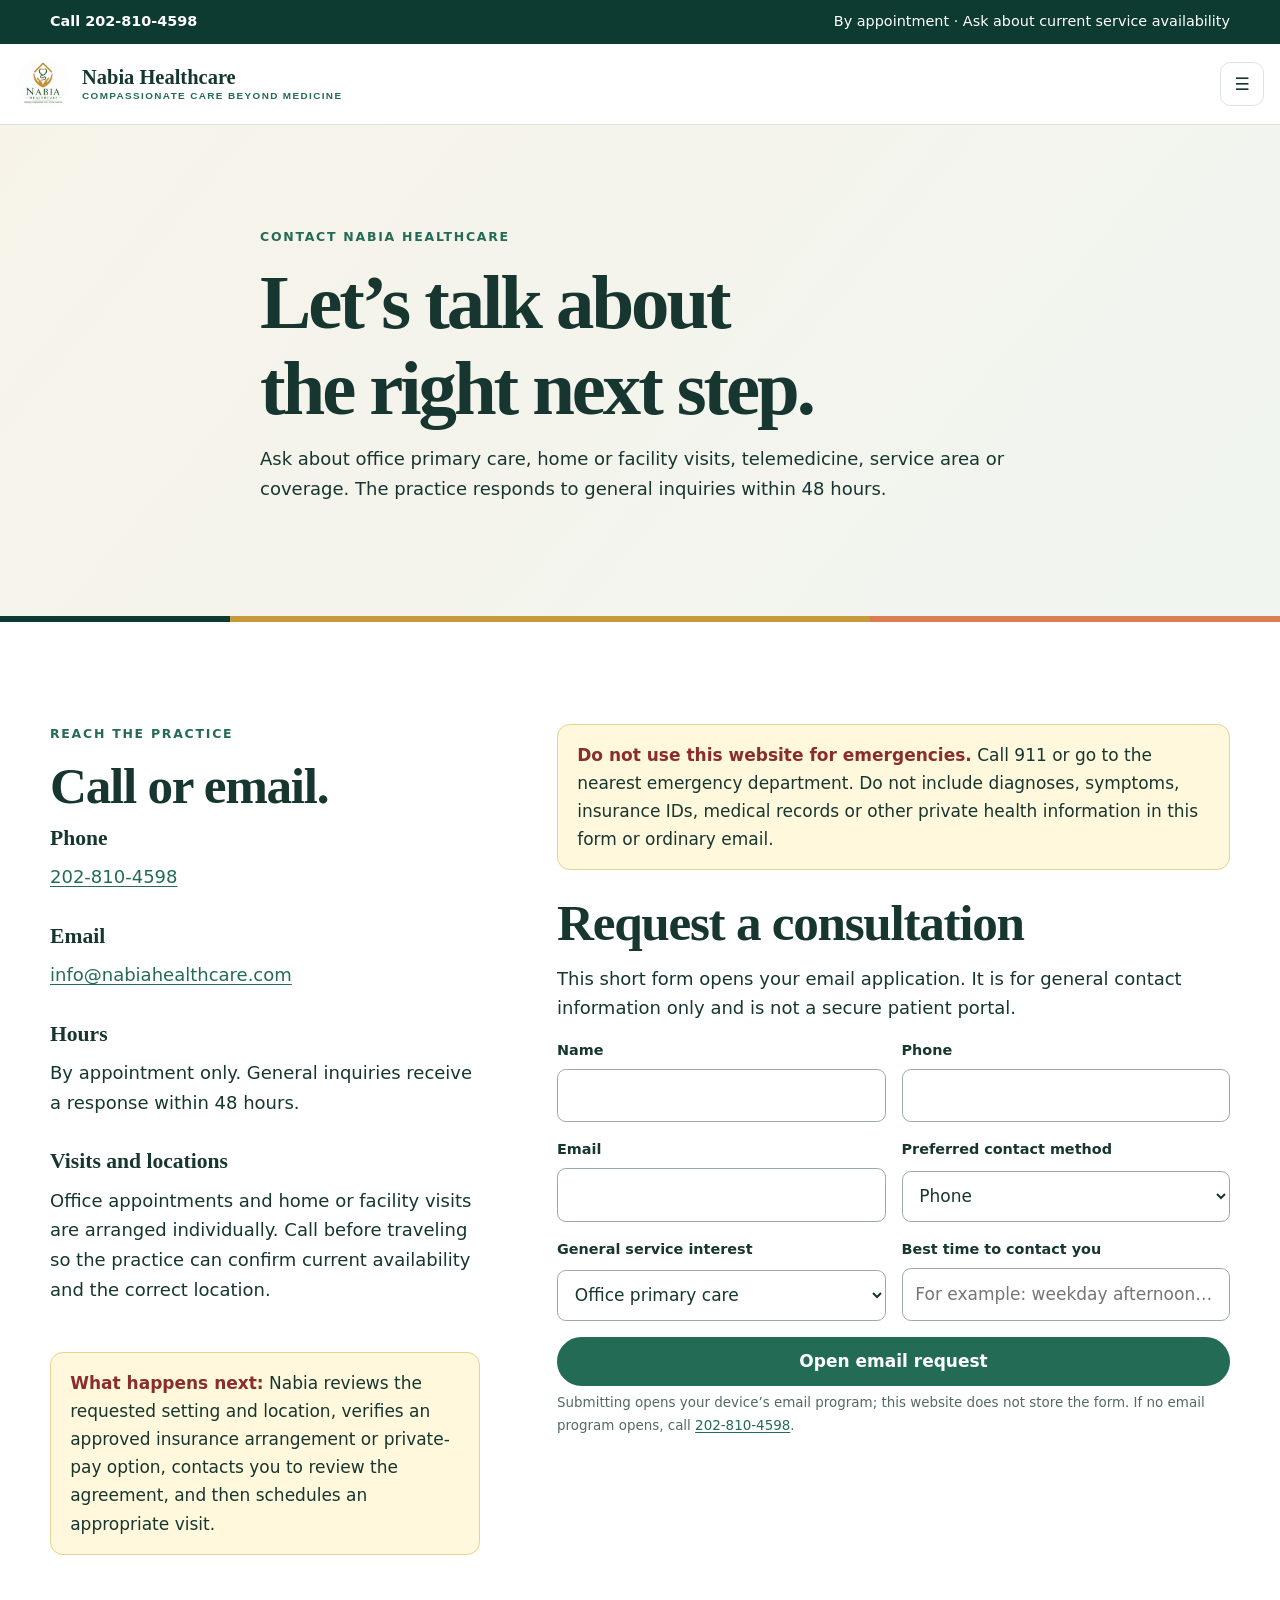
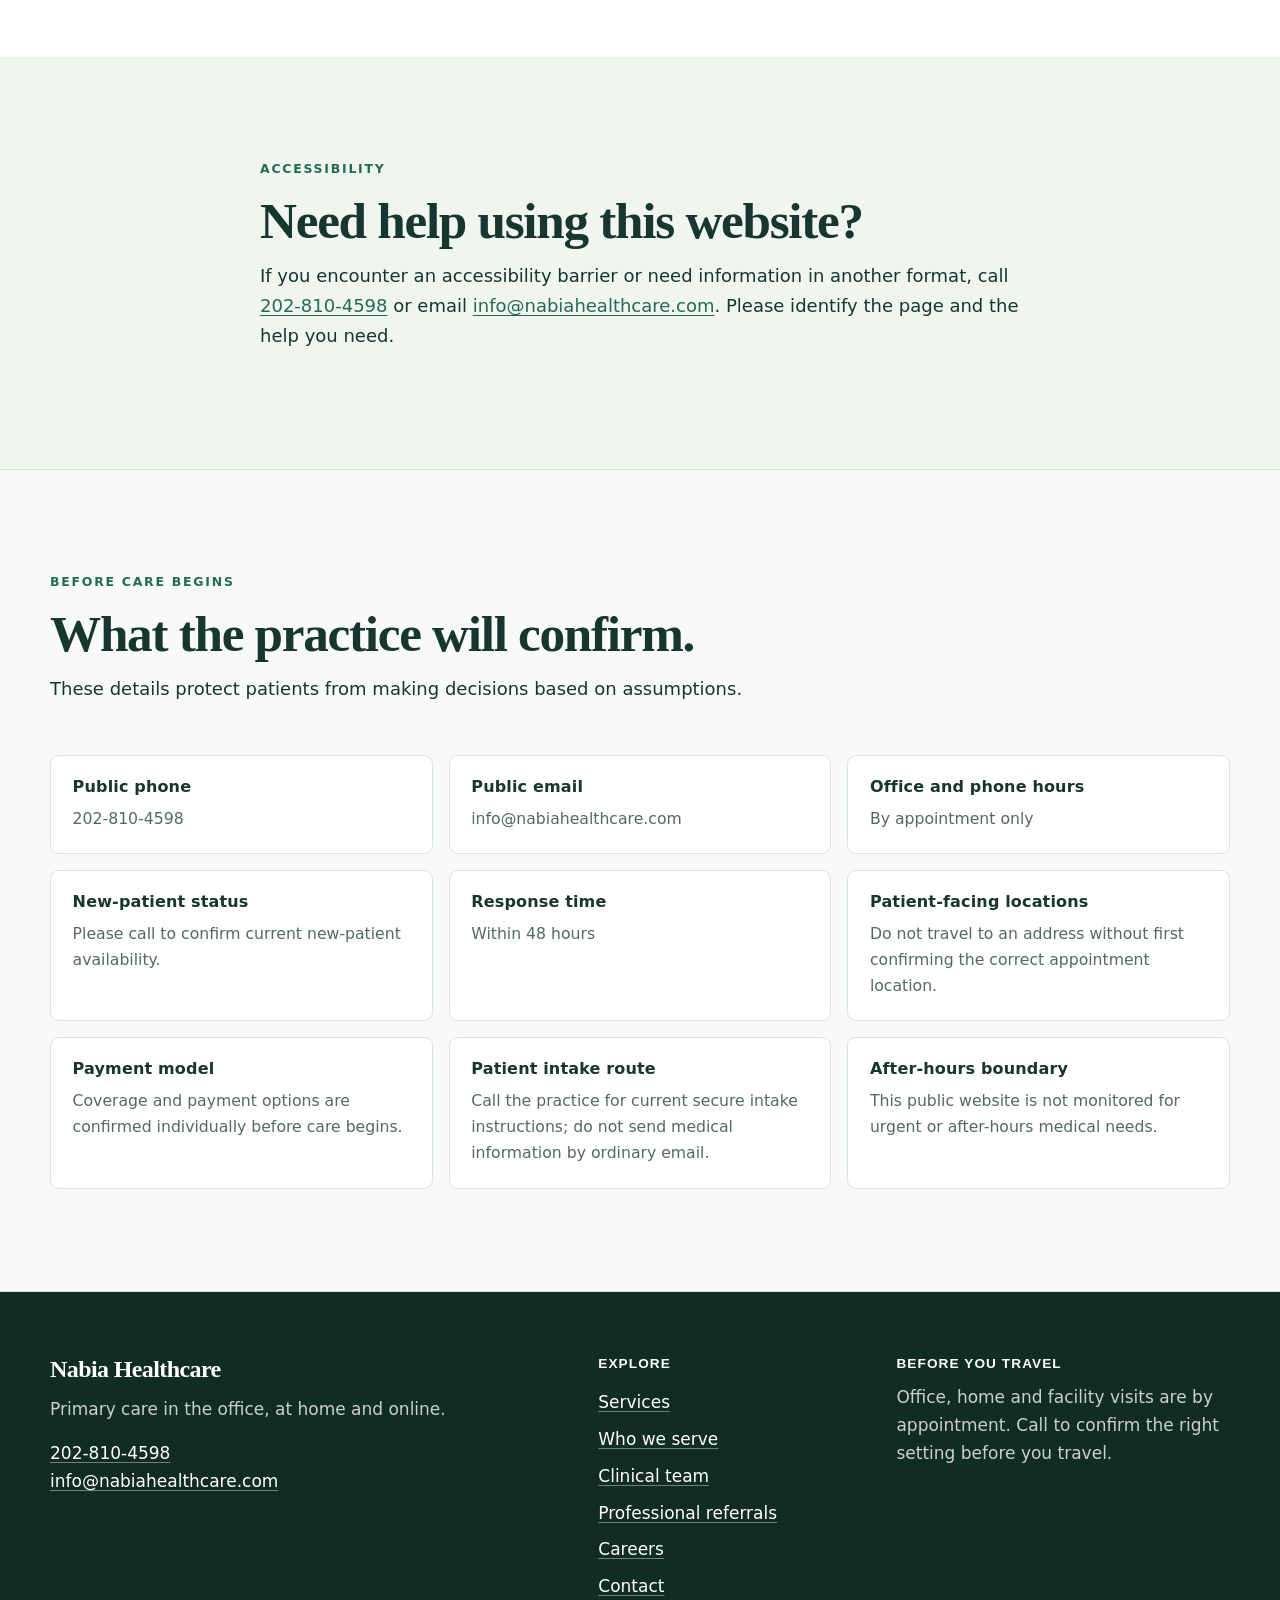
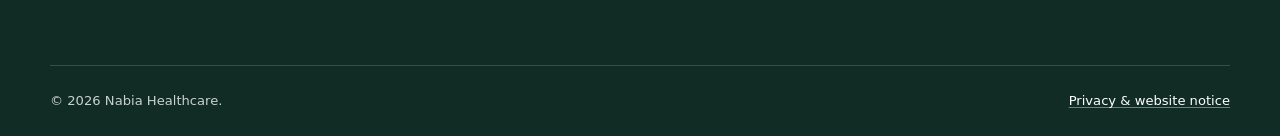
<file: contact.html>
<!doctype html>
<html lang="en">
<head>
  <meta charset="utf-8">
  <meta name="viewport" content="width=device-width, initial-scale=1">
  <meta name="referrer" content="no-referrer">
  <meta http-equiv="Content-Security-Policy" content="default-src 'self'; base-uri 'self'; connect-src 'none'; font-src 'self'; form-action 'self' mailto:; frame-src 'none'; img-src 'self' data:; manifest-src 'self'; media-src 'self'; object-src 'none'; script-src 'self'; style-src 'self'; worker-src 'none'">
  <title>Contact Nabia Healthcare</title>
  <meta name="description" content="Contact Nabia Healthcare about home-based medical care, telemedicine, service area, scheduling and coverage.">
  <link rel="canonical" href="https://nabiahealthcare.com/contact.html">
  <link rel="icon" href="favicon.ico" sizes="any">
  <link rel="stylesheet" href="assets/styles.css?v=20260725-owner-reply-1">
  <script defer src="assets/owner-content.js?v=20260725-owner-reply-1"></script>
  <script defer src="assets/site.js?v=20260725-owner-reply-1"></script>
  <meta name="robots" content="noindex, nofollow, noarchive">
</head>
<body>
  <a class="skip-link" href="#main">Skip to main content</a>
  <div class="topbar"><div class="container topbar-inner"><a href="tel:+12028104598">Call 202-810-4598</a><span>By appointment · Ask about current service availability</span></div></div>
  <header class="site-header"><div class="container header-inner"><a class="brand" href="index.html"><img src="assets/images/image-96f4d317ba77.jpg" alt="" width="54" height="54"><span>Nabia Healthcare<span>Compassionate Care Beyond Medicine</span></span></a><button class="nav-toggle" type="button" data-nav-toggle aria-controls="site-nav" aria-expanded="false" aria-label="Open navigation">☰</button><nav class="site-nav" id="site-nav" data-nav aria-label="Primary navigation"><a href="index.html">Home</a><a href="services.html">Services</a><a href="who-we-serve.html">Who we serve</a><a href="about.html">About</a><a href="our-team.html">Clinical team</a><a href="referrals.html">For professionals</a><a href="careers.html">Careers</a><a href="contact.html" aria-current="page">Contact</a></nav><a class="button header-cta" href="contact.html">Request a consultation</a></div></header>
  <main id="main" tabindex="-1">
    <section class="page-hero"><div class="container narrow"><p class="eyebrow">Contact Nabia Healthcare</p><h1>Let’s talk about the right next step.</h1><p>Ask about office primary care, home or facility visits, telemedicine, service area or coverage. The practice responds to general inquiries within 48 hours.</p></div></section>
    <section class="section"><div class="container contact-layout">
      <div><p class="eyebrow">Reach the practice</p><h2>Call or email.</h2><div class="contact-details"><div><h3>Phone</h3><p><a href="tel:+12028104598">202-810-4598</a></p></div><div><h3>Email</h3><p><a href="mailto:info@nabiahealthcare.com">info@nabiahealthcare.com</a></p></div><div><h3>Hours</h3><p>By appointment only. General inquiries receive a response within 48 hours.</p></div><div><h3>Visits and locations</h3><p>Office appointments and home or facility visits are arranged individually. Call before traveling so the practice can confirm current availability and the correct location.</p></div></div><div class="notice section-gap"><strong>What happens next:</strong> Nabia reviews the requested setting and location, verifies an approved insurance arrangement or private-pay option, contacts you to review the agreement, and then schedules an appropriate visit.</div></div>
      <div><div class="notice emergency-note"><strong>Do not use this website for emergencies.</strong> Call 911 or go to the nearest emergency department. Do not include diagnoses, symptoms, insurance IDs, medical records or other private health information in this form or ordinary email.</div><h2 id="consultation">Request a consultation</h2><p>This short form opens your email application. It is for general contact information only and is not a secure patient portal.</p>
        <form data-contact-form class="form-grid" action="mailto:info@nabiahealthcare.com" method="post" enctype="text/plain">
          <div class="field"><label for="name">Name</label><input id="name" name="name" autocomplete="name" required></div>
          <div class="field"><label for="phone">Phone</label><input id="phone" name="phone" type="tel" autocomplete="tel"></div>
          <div class="field"><label for="email">Email</label><input id="email" name="email" type="email" autocomplete="email" spellcheck="false"></div>
          <div class="field"><label for="contact-method">Preferred contact method</label><select id="contact-method" name="contact_method" autocomplete="off"><option>Phone</option><option>Email</option></select></div>
          <div class="field"><label for="service">General service interest</label><select id="service" name="service" autocomplete="off"><option>Office primary care</option><option>Home or facility visit</option><option>Telemedicine</option><option>Care coordination</option><option>Coverage or service-area question</option><option>Not sure</option></select></div>
          <div class="field"><label for="best-time">Best time to contact you</label><input id="best-time" name="best_time" autocomplete="off" placeholder="For example: weekday afternoon…"></div>
          <div class="field field-full"><button class="button" type="submit">Open email request</button><p class="fine-print">Submitting opens your device’s email program; this website does not store the form. If no email program opens, call <a href="tel:+12028104598">202-810-4598</a>.</p></div>
        </form>
      </div>
    </div></section>
    <section class="section section-soft" id="accessibility"><div class="container narrow"><p class="eyebrow">Accessibility</p><h2>Need help using this website?</h2><p>If you encounter an accessibility barrier or need information in another format, call <a href="tel:+12028104598">202-810-4598</a> or email <a href="mailto:info@nabiahealthcare.com">info@nabiahealthcare.com</a>. Please identify the page and the help you need.</p></div></section>
  </main>
  <footer class="site-footer"><div class="container"><div class="footer-grid"><div><h2>Nabia Healthcare</h2><p>Primary care in the office, at home and online.</p><p><a href="tel:+12028104598">202-810-4598</a><br><a href="mailto:info@nabiahealthcare.com">info@nabiahealthcare.com</a></p></div><div><h3>Explore</h3><ul class="footer-links"><li><a href="services.html">Services</a></li><li><a href="who-we-serve.html">Who we serve</a></li><li><a href="our-team.html">Clinical team</a></li><li><a href="referrals.html">Professional referrals</a></li><li><a href="careers.html">Careers</a></li><li><a href="contact.html">Contact</a></li></ul></div><div><h3>Before you travel</h3><p>Office, home and facility visits are by appointment. Call to confirm the right setting before you travel.</p></div></div><div class="footer-bottom"><span>© <span data-year>2026</span> Nabia Healthcare.</span><a href="privacy.html">Privacy & website notice</a></div></div></footer>
</body>
</html>
</file>
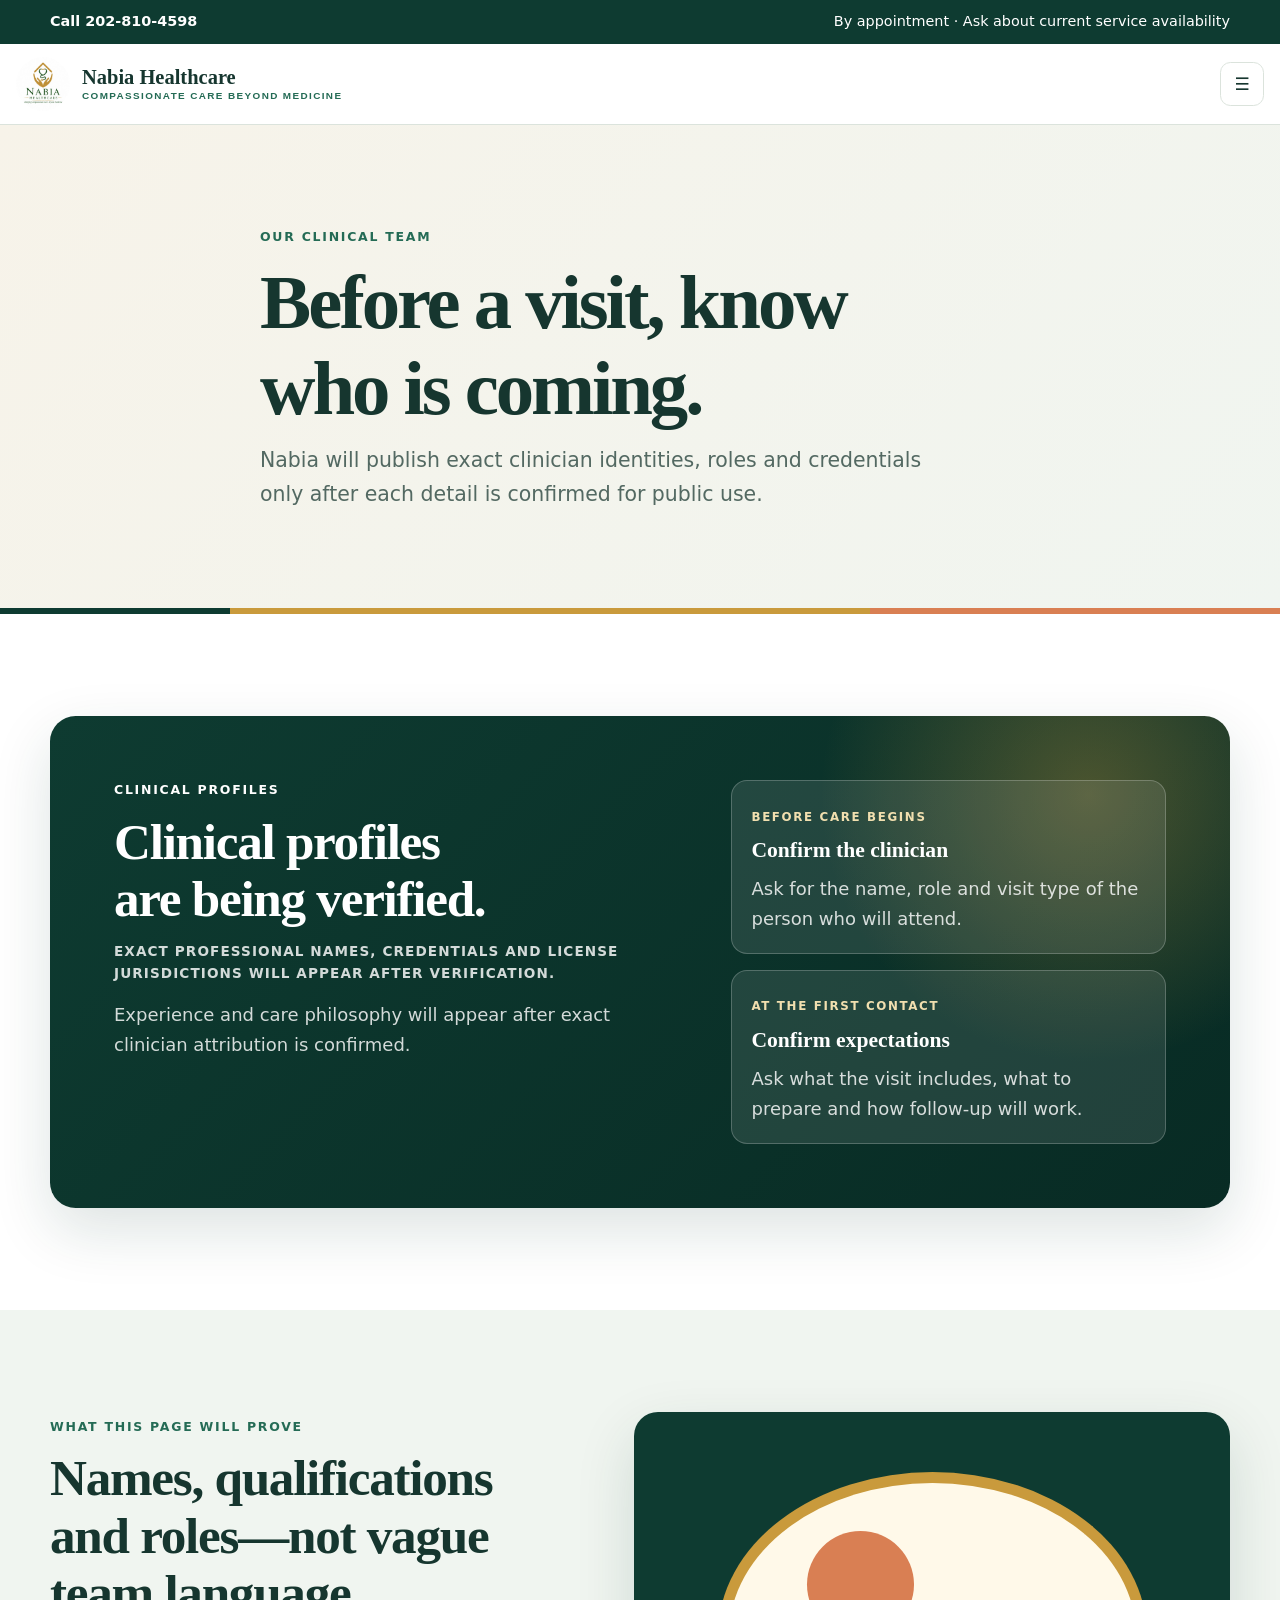
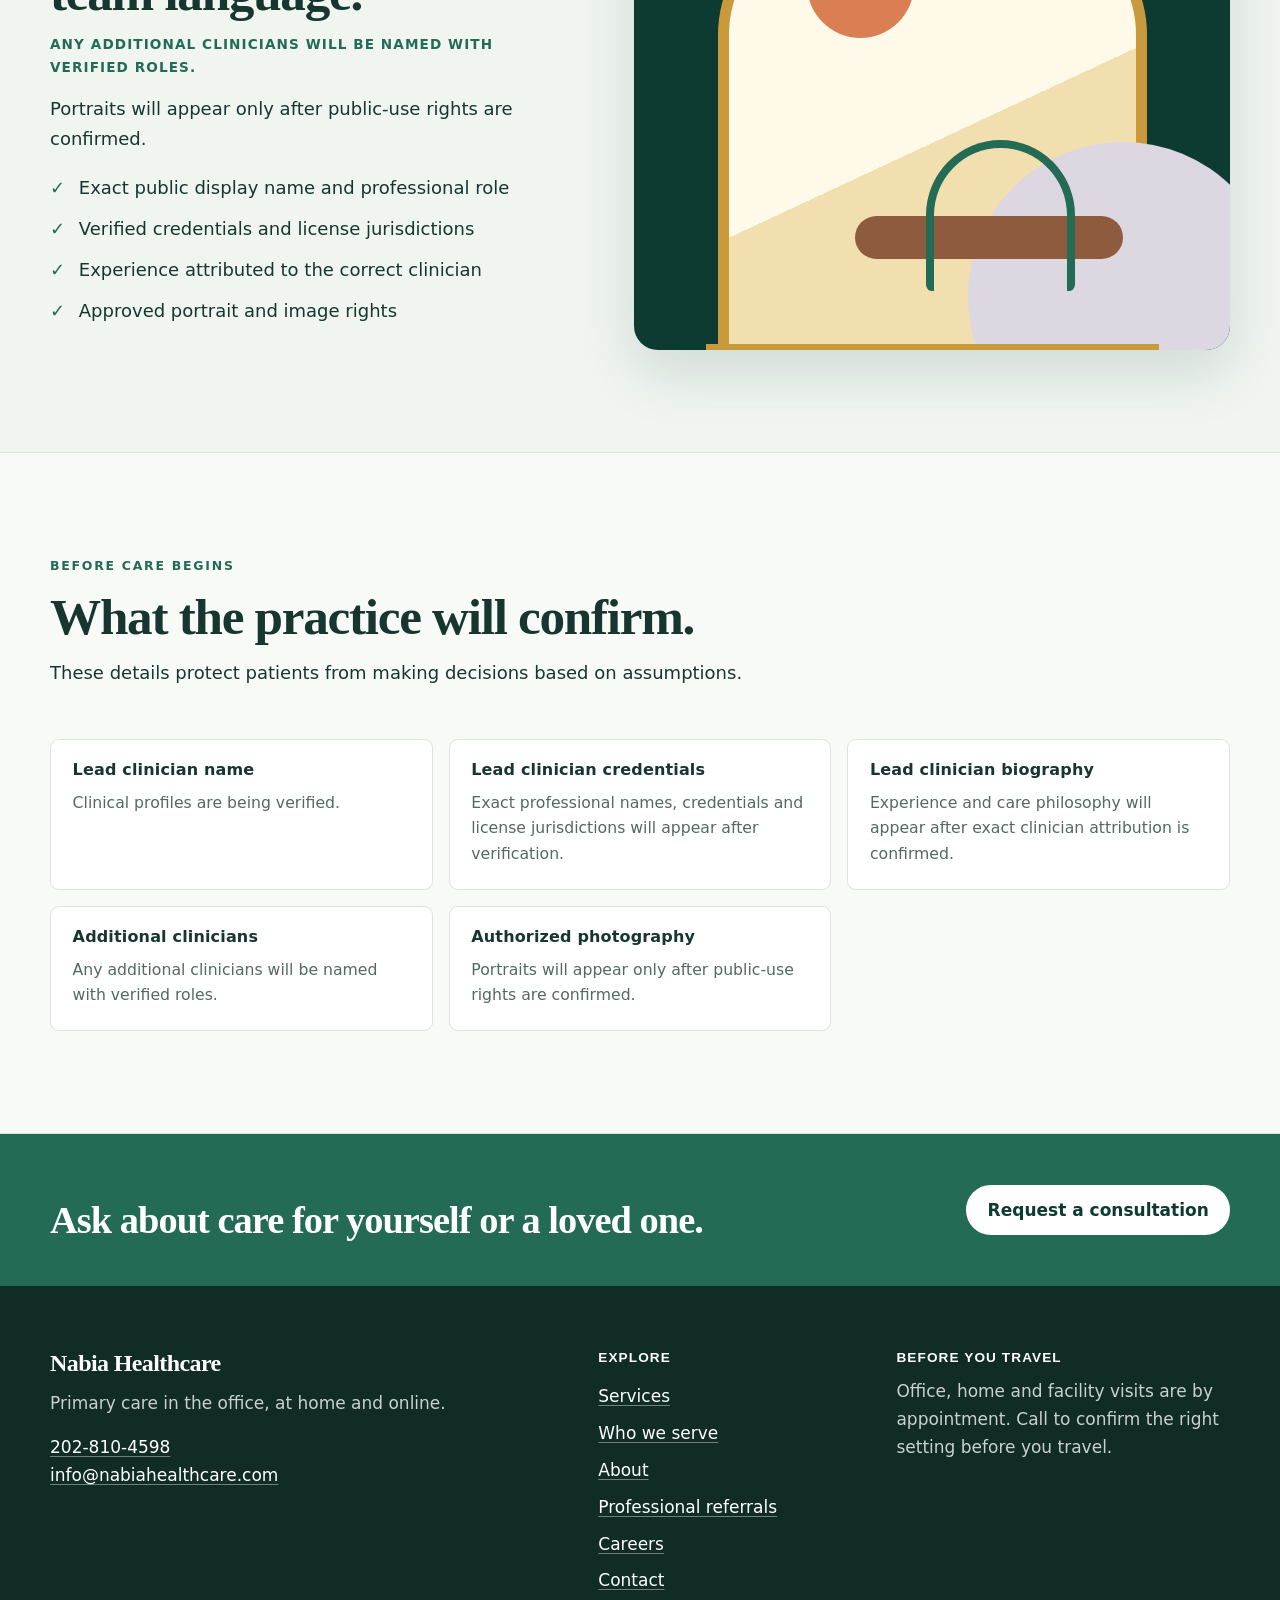
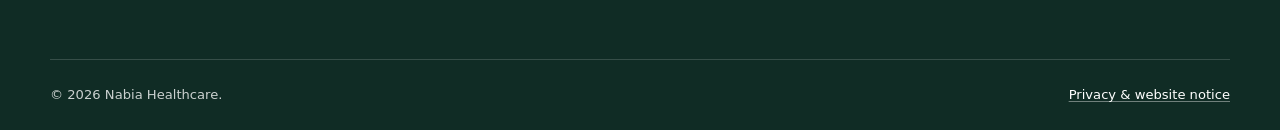
<file: our-team.html>
<!doctype html>
<html lang="en">
<head>
  <meta charset="utf-8"><meta name="viewport" content="width=device-width, initial-scale=1">
  <meta name="referrer" content="no-referrer">
  <meta http-equiv="Content-Security-Policy" content="default-src 'self'; base-uri 'self'; connect-src 'none'; font-src 'self'; form-action 'self' mailto:; frame-src 'none'; img-src 'self' data:; manifest-src 'self'; media-src 'self'; object-src 'none'; script-src 'self'; style-src 'self'; worker-src 'none'">
  <title>Clinical Team | Nabia Healthcare</title>
  <meta name="description" content="Meet the clinical team behind Nabia Healthcare and review owner-approved roles, credentials and experience.">
  <link rel="canonical" href="https://nabiahealthcare.com/our-team.html"><link rel="icon" href="favicon.ico" sizes="any"><meta name="theme-color" content="#123e33"><link rel="stylesheet" href="assets/styles.css?v=20260725-owner-reply-1">
  <meta name="robots" content="noindex, nofollow, noarchive">
</head>
<body>
  <a class="skip-link" href="#main">Skip to main content</a>
  <div class="topbar"><div class="container topbar-inner"><a href="tel:+12028104598">Call 202-810-4598</a><span class="topbar-note">By appointment · Ask about current service availability</span></div></div>
  <header class="site-header"><div class="container header-inner"><a class="brand" href="index.html"><img src="assets/images/image-96f4d317ba77.jpg" alt="" width="54" height="54"><span>Nabia Healthcare<span>Compassionate Care Beyond Medicine</span></span></a><button class="nav-toggle" type="button" data-nav-toggle aria-controls="site-nav" aria-expanded="false" aria-label="Open navigation">☰</button><nav class="site-nav" id="site-nav" data-nav aria-label="Primary navigation"><a href="index.html">Home</a><a href="services.html">Services</a><a href="who-we-serve.html">Who we serve</a><a href="about.html">About</a><a href="our-team.html" aria-current="page">Clinical team</a><a href="referrals.html">For professionals</a><a href="careers.html">Careers</a><a href="contact.html">Contact</a></nav><a class="button header-cta" href="contact.html">Request a consultation</a></div></header>
  <main id="main" tabindex="-1">
    <section class="page-hero"><div class="container narrow"><p class="eyebrow">Our clinical team</p><h1>Before a visit, know who is coming.</h1><p class="lede">Nabia will publish exact clinician identities, roles and credentials only after each detail is confirmed for public use.</p></div></section>
    <section class="section"><div class="container verification-panel">
      <div class="verification-main"><p class="eyebrow">Clinical profiles</p><h2 data-owner-field="leadClinicianName">Clinical profiles are being verified.</h2><p class="role" data-owner-field="leadClinicianCredentials">Exact professional names, credentials and license jurisdictions will appear after verification.</p><p data-owner-field="leadClinicianBio">Experience and care philosophy will appear after exact clinician attribution is confirmed.</p></div>
      <div class="verification-facts"><article><span class="card-kicker">Before care begins</span><h3>Confirm the clinician</h3><p>Ask for the name, role and visit type of the person who will attend.</p></article><article><span class="card-kicker">At the first contact</span><h3>Confirm expectations</h3><p>Ask what the visit includes, what to prepare and how follow-up will work.</p></article></div>
    </div></section>
    <section class="section section-soft"><div class="container split"><div><p class="eyebrow">What this page will prove</p><h2>Names, qualifications and roles—not vague team language.</h2><p class="role" data-owner-field="additionalClinicians">Any additional clinicians will be named with verified roles.</p><p data-owner-field="clinicianPhotography">Portraits will appear only after public-use rights are confirmed.</p><ul class="check-list"><li>Exact public display name and professional role</li><li>Verified credentials and license jurisdictions</li><li>Experience attributed to the correct clinician</li><li>Approved portrait and image rights</li></ul></div><div class="threshold-art threshold-art-team" aria-hidden="true"><span class="threshold-sun"></span><span class="threshold-table"></span><span class="threshold-chair"></span><span class="threshold-path"></span></div></div></section>
    <section class="band"><div class="container band-inner"><div><p class="eyebrow">Connect with the practice</p><h2>Ask about care for yourself or a loved one.</h2></div><a class="button button-light" href="contact.html">Request a consultation</a></div></section>
  </main>
  <footer class="site-footer"><div class="container"><div class="footer-grid"><div><h2>Nabia Healthcare</h2><p>Primary care in the office, at home and online.</p><p><a href="tel:+12028104598">202-810-4598</a><br><a href="mailto:info@nabiahealthcare.com">info@nabiahealthcare.com</a></p></div><div><h3>Explore</h3><ul class="footer-links"><li><a href="services.html">Services</a></li><li><a href="who-we-serve.html">Who we serve</a></li><li><a href="about.html">About</a></li><li><a href="referrals.html">Professional referrals</a></li><li><a href="careers.html">Careers</a></li><li><a href="contact.html">Contact</a></li></ul></div><div><h3>Before you travel</h3><p>Office, home and facility visits are by appointment. Call to confirm the right setting before you travel.</p></div></div><div class="footer-bottom"><span>© <span data-year>2026</span> Nabia Healthcare.</span><a href="privacy.html">Privacy & website notice</a></div></div></footer>
  <script src="assets/owner-content.js?v=20260725-owner-reply-1" defer></script>
  <script src="assets/site.js?v=20260725-owner-reply-1" defer></script>
</body></html>
</file>
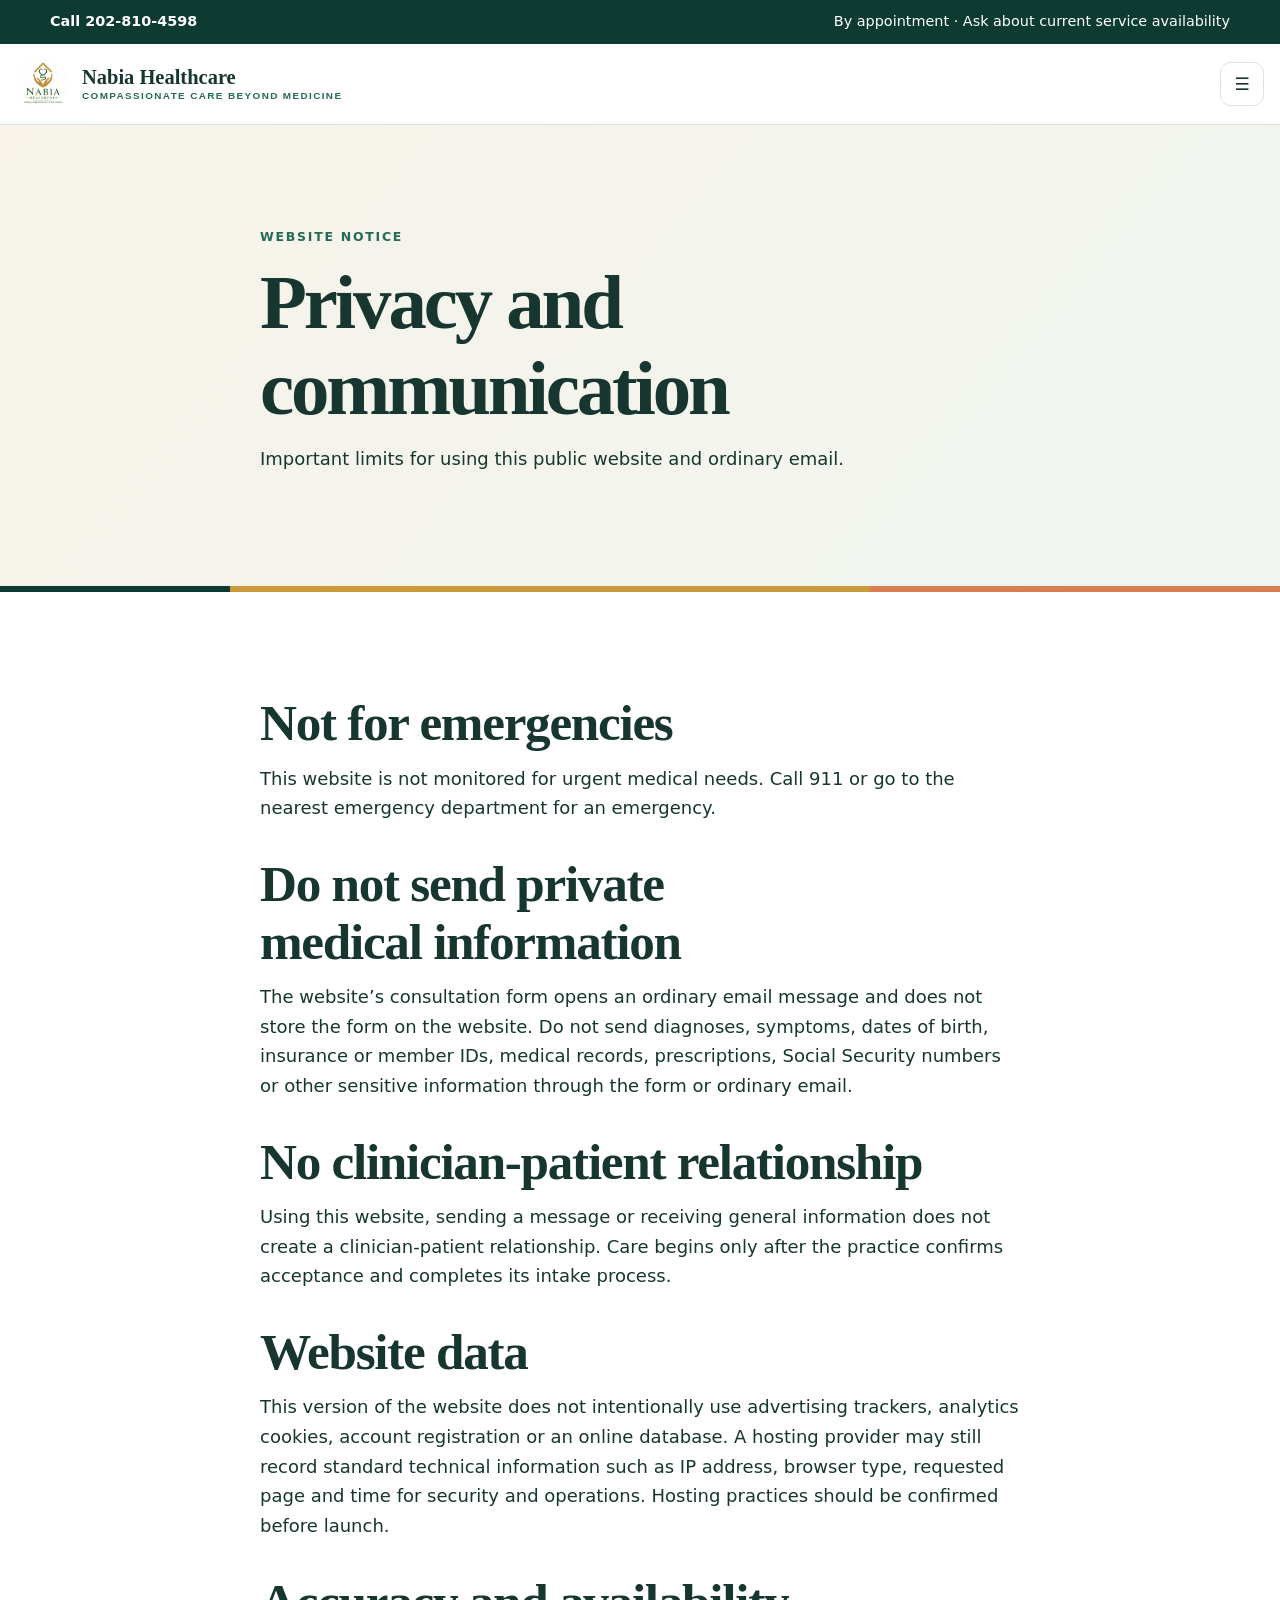
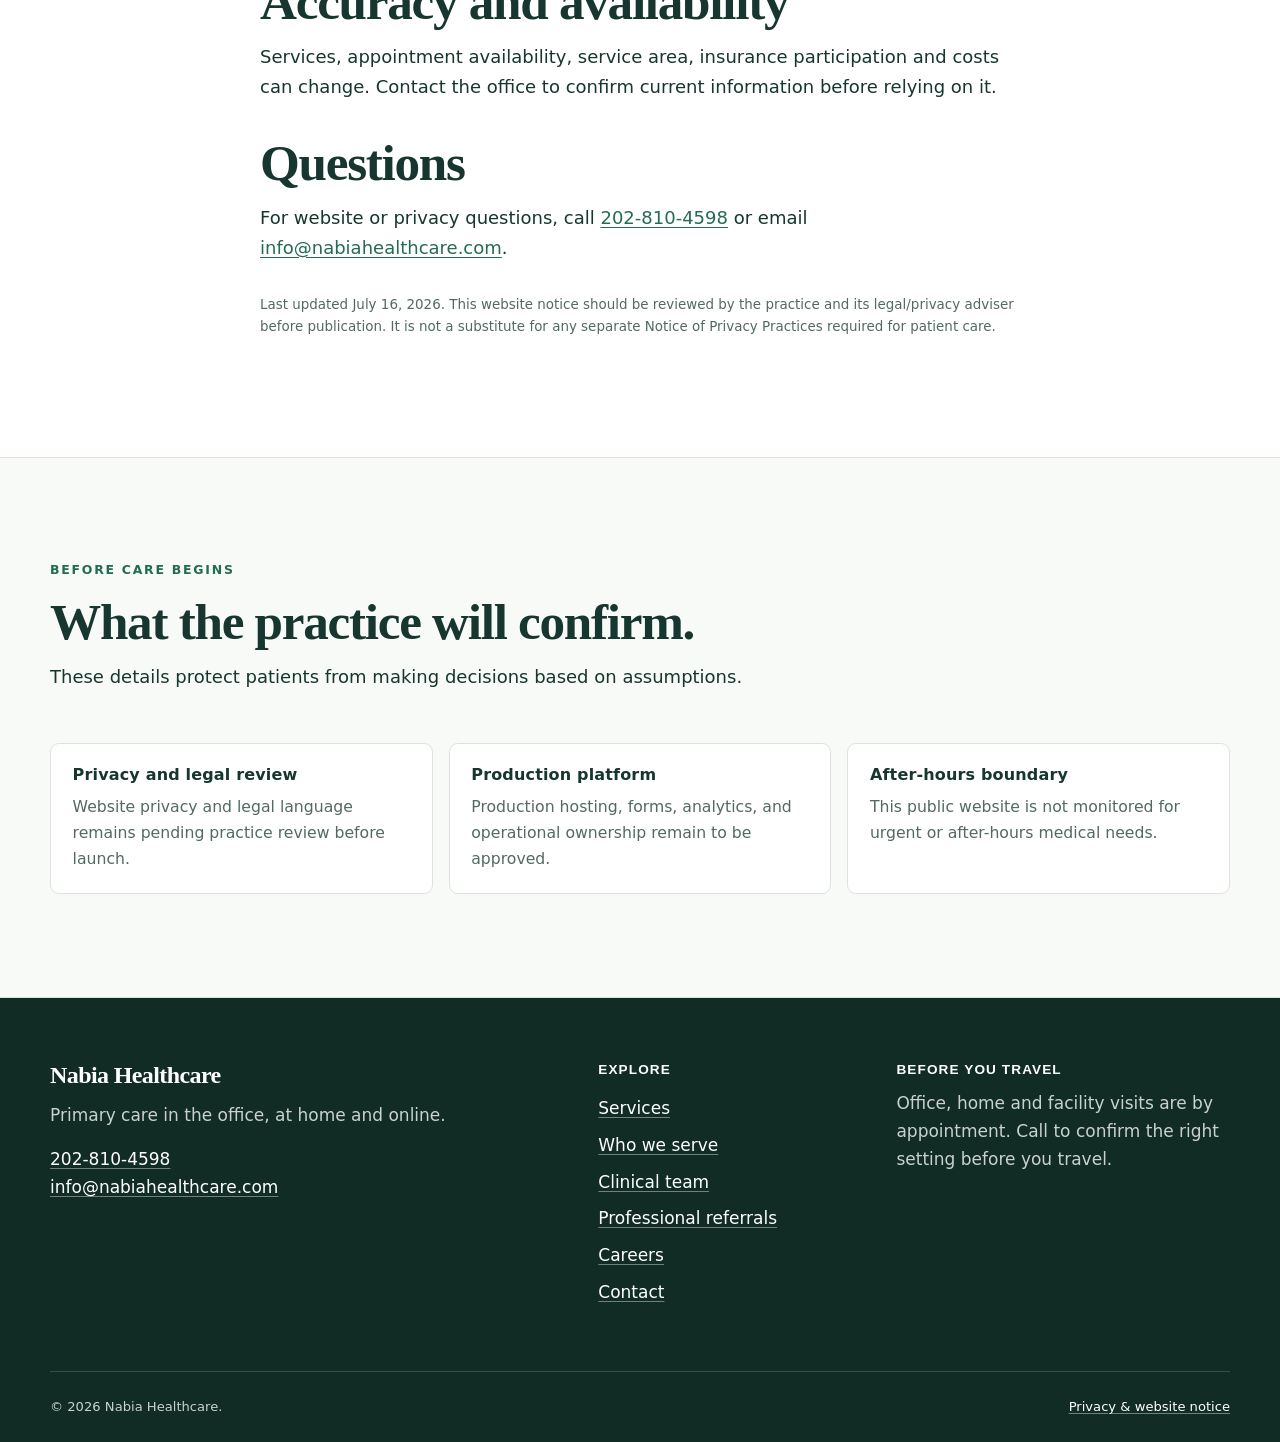
<file: privacy.html>
<!doctype html>
<html lang="en"><head>
  <meta charset="utf-8"><meta name="viewport" content="width=device-width, initial-scale=1">
  <meta name="referrer" content="no-referrer">
  <meta http-equiv="Content-Security-Policy" content="default-src 'self'; base-uri 'self'; connect-src 'none'; font-src 'self'; form-action 'self' mailto:; frame-src 'none'; img-src 'self' data:; manifest-src 'self'; media-src 'self'; object-src 'none'; script-src 'self'; style-src 'self'; worker-src 'none'">
  <title>Privacy & Website Notice | Nabia Healthcare</title>
  <meta name="description" content="Website privacy, communication and emergency notices for Nabia Healthcare.">
  <link rel="canonical" href="https://nabiahealthcare.com/privacy.html"><link rel="icon" href="favicon.ico" sizes="any"><link rel="stylesheet" href="assets/styles.css?v=20260725-owner-reply-1"><script defer src="assets/owner-content.js?v=20260725-owner-reply-1"></script><script defer src="assets/site.js?v=20260725-owner-reply-1"></script>
  <meta name="robots" content="noindex, nofollow, noarchive">
</head><body>
  <a class="skip-link" href="#main">Skip to main content</a><div class="topbar"><div class="container topbar-inner"><a href="tel:+12028104598">Call 202-810-4598</a><span>By appointment · Ask about current service availability</span></div></div>
  <header class="site-header"><div class="container header-inner"><a class="brand" href="index.html"><img src="assets/images/image-96f4d317ba77.jpg" alt="" width="54" height="54"><span>Nabia Healthcare<span>Compassionate Care Beyond Medicine</span></span></a><button class="nav-toggle" type="button" data-nav-toggle aria-controls="site-nav" aria-expanded="false" aria-label="Open navigation">☰</button><nav class="site-nav" id="site-nav" data-nav aria-label="Primary navigation"><a href="index.html">Home</a><a href="services.html">Services</a><a href="who-we-serve.html">Who we serve</a><a href="about.html">About</a><a href="our-team.html">Clinical team</a><a href="referrals.html">For professionals</a><a href="careers.html">Careers</a><a href="contact.html">Contact</a></nav><a class="button header-cta" href="contact.html">Request a consultation</a></div></header>
  <main id="main" tabindex="-1"><section class="page-hero"><div class="container narrow"><p class="eyebrow">Website notice</p><h1>Privacy and communication</h1><p>Important limits for using this public website and ordinary email.</p></div></section><section class="section"><div class="container narrow stack">
    <div><h2>Not for emergencies</h2><p>This website is not monitored for urgent medical needs. Call 911 or go to the nearest emergency department for an emergency.</p></div>
    <div><h2>Do not send private medical information</h2><p>The website’s consultation form opens an ordinary email message and does not store the form on the website. Do not send diagnoses, symptoms, dates of birth, insurance or member IDs, medical records, prescriptions, Social Security numbers or other sensitive information through the form or ordinary email.</p></div>
    <div><h2>No clinician-patient relationship</h2><p>Using this website, sending a message or receiving general information does not create a clinician-patient relationship. Care begins only after the practice confirms acceptance and completes its intake process.</p></div>
    <div><h2>Website data</h2><p>This version of the website does not intentionally use advertising trackers, analytics cookies, account registration or an online database. A hosting provider may still record standard technical information such as IP address, browser type, requested page and time for security and operations. Hosting practices should be confirmed before launch.</p></div>
    <div><h2>Accuracy and availability</h2><p>Services, appointment availability, service area, insurance participation and costs can change. Contact the office to confirm current information before relying on it.</p></div>
    <div><h2>Questions</h2><p>For website or privacy questions, call <a href="tel:+12028104598">202-810-4598</a> or email <a href="mailto:info@nabiahealthcare.com">info@nabiahealthcare.com</a>.</p></div>
    <p class="fine-print">Last updated July 16, 2026. This website notice should be reviewed by the practice and its legal/privacy adviser before publication. It is not a substitute for any separate Notice of Privacy Practices required for patient care.</p>
  </div></section></main>
  <footer class="site-footer"><div class="container"><div class="footer-grid"><div><h2>Nabia Healthcare</h2><p>Primary care in the office, at home and online.</p><p><a href="tel:+12028104598">202-810-4598</a><br><a href="mailto:info@nabiahealthcare.com">info@nabiahealthcare.com</a></p></div><div><h3>Explore</h3><ul class="footer-links"><li><a href="services.html">Services</a></li><li><a href="who-we-serve.html">Who we serve</a></li><li><a href="our-team.html">Clinical team</a></li><li><a href="referrals.html">Professional referrals</a></li><li><a href="careers.html">Careers</a></li><li><a href="contact.html">Contact</a></li></ul></div><div><h3>Before you travel</h3><p>Office, home and facility visits are by appointment. Call to confirm the right setting before you travel.</p></div></div><div class="footer-bottom"><span>© <span data-year>2026</span> Nabia Healthcare.</span><a href="privacy.html" aria-current="page">Privacy & website notice</a></div></div></footer>
</body></html>
</file>
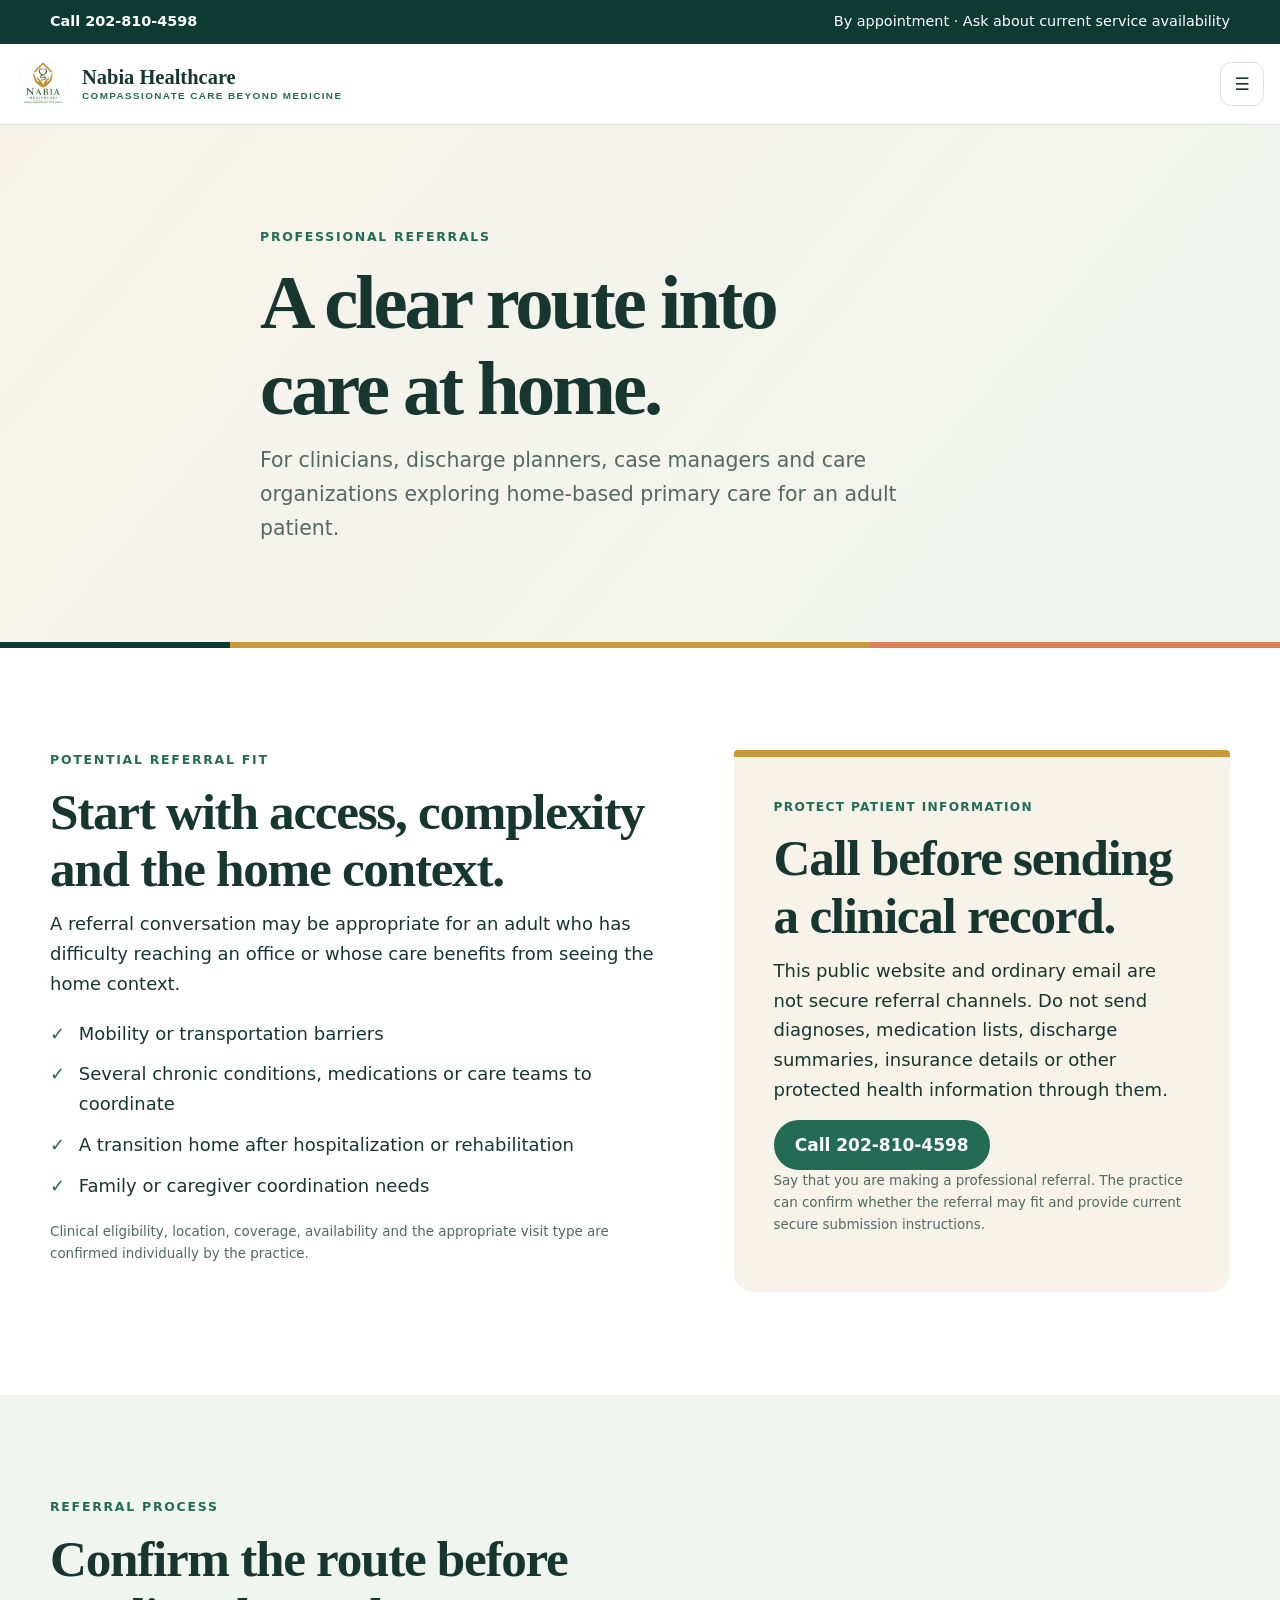
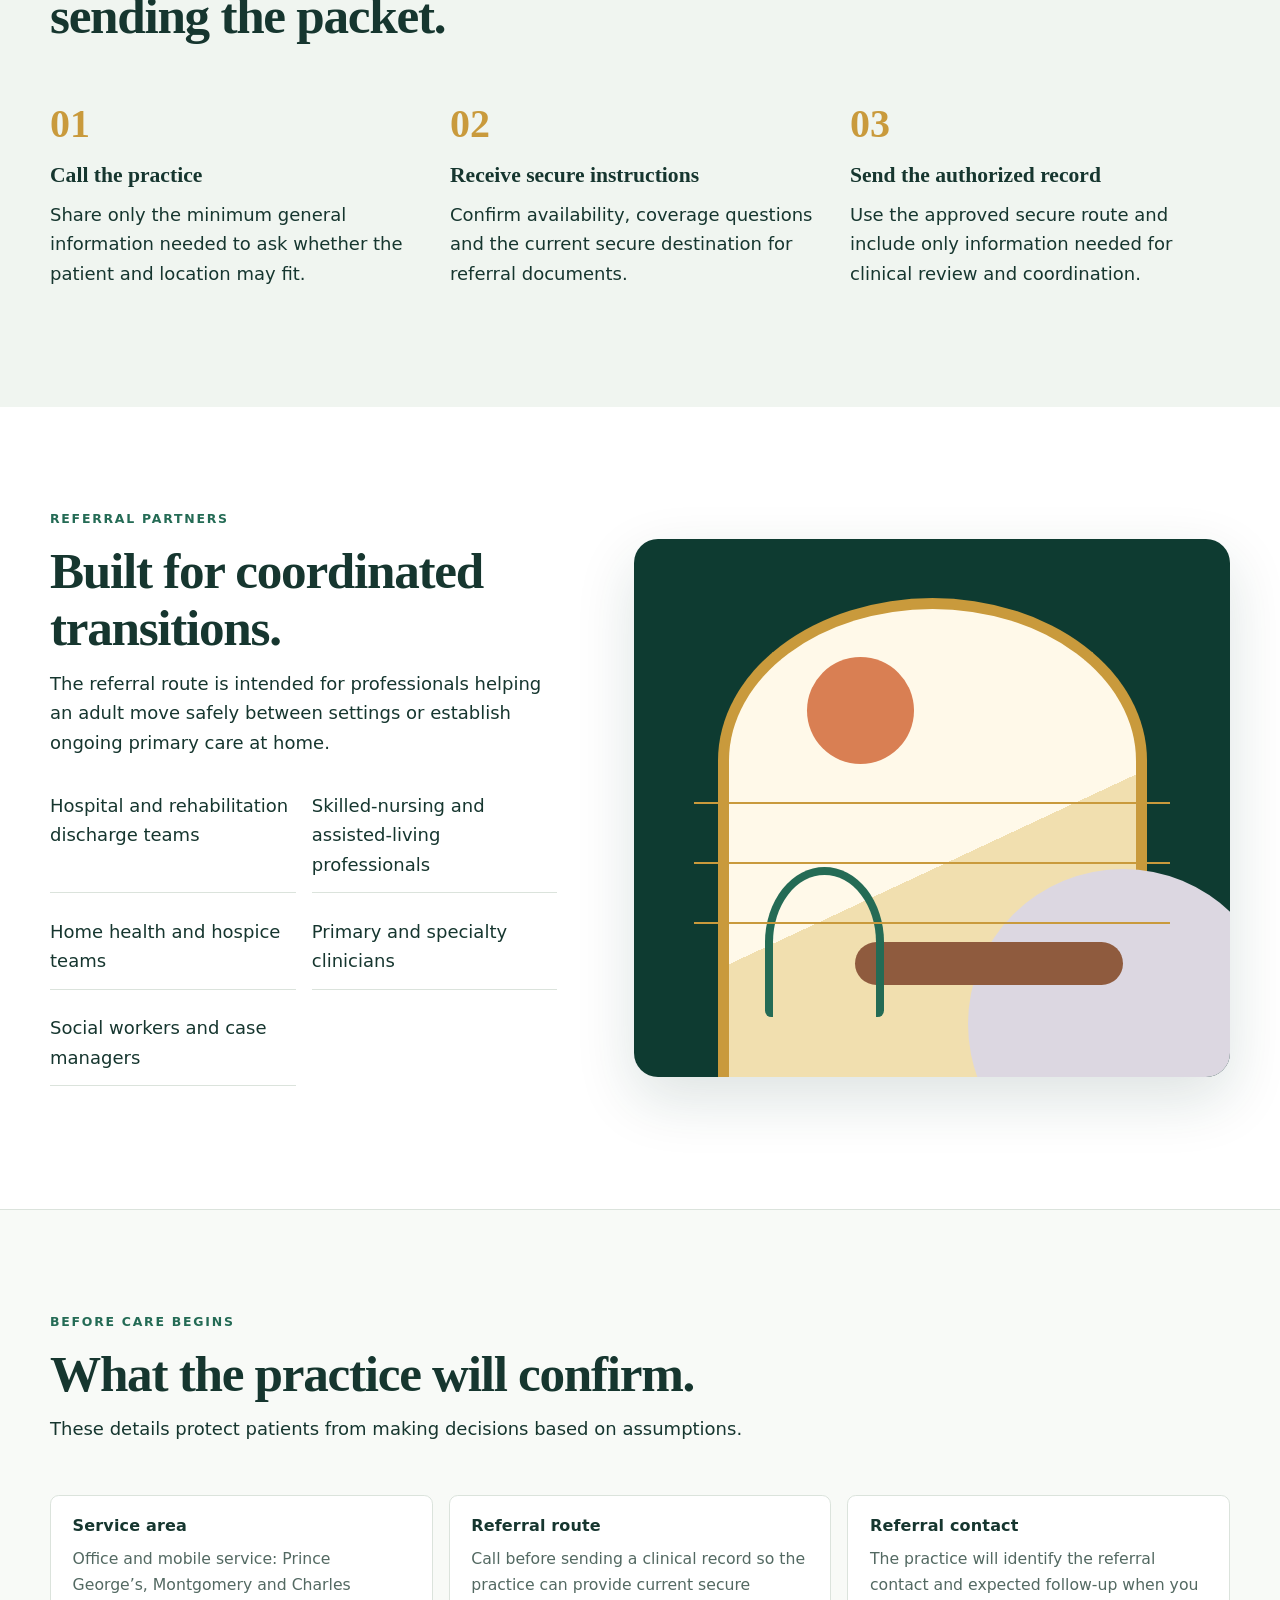
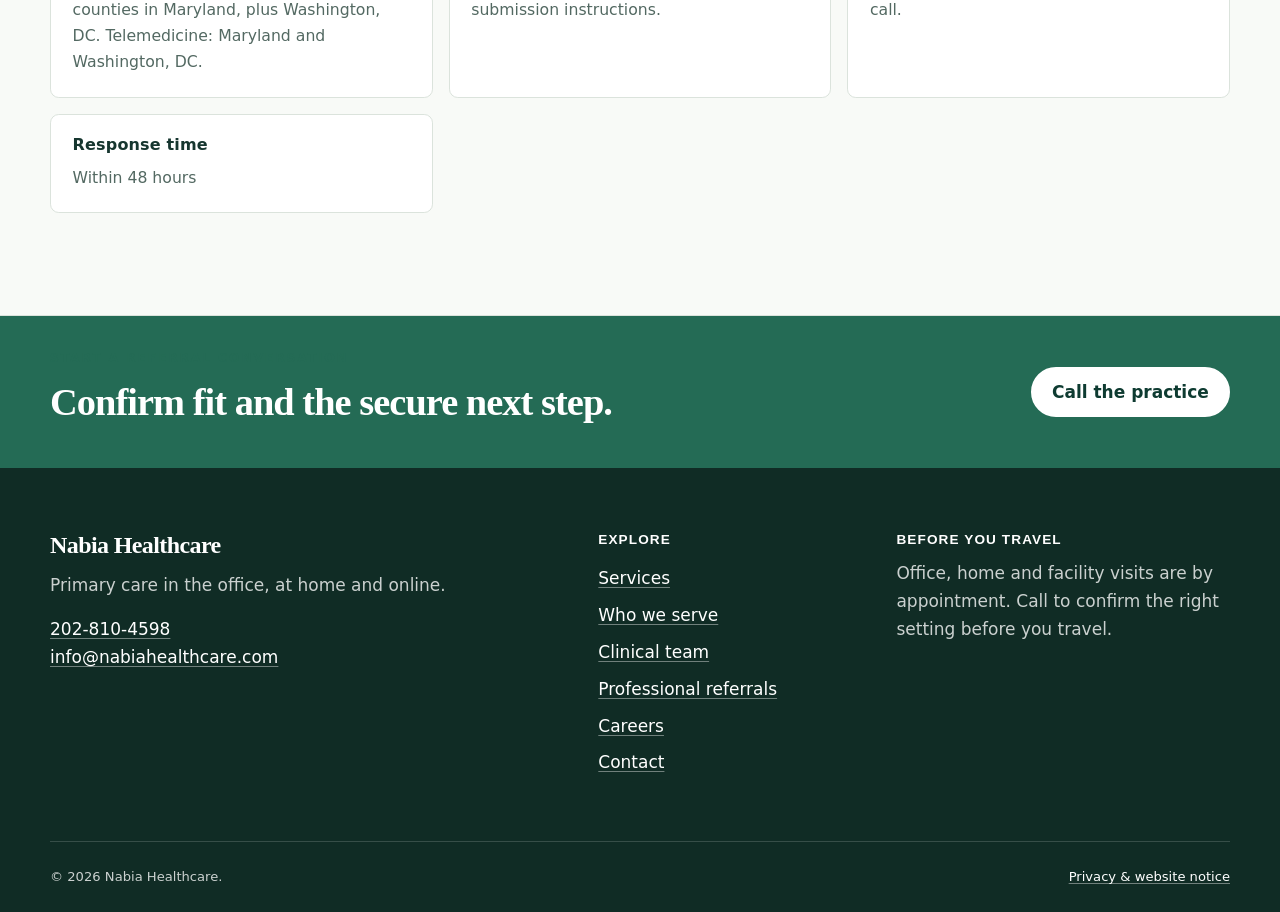
<file: referrals.html>
<!doctype html>
<html lang="en">
<head>
  <meta charset="utf-8">
  <meta name="viewport" content="width=device-width, initial-scale=1">
  <meta name="referrer" content="no-referrer">
  <meta http-equiv="Content-Security-Policy" content="default-src 'self'; base-uri 'self'; connect-src 'none'; font-src 'self'; form-action 'self' mailto:; frame-src 'none'; img-src 'self' data:; manifest-src 'self'; media-src 'self'; object-src 'none'; script-src 'self'; style-src 'self'; worker-src 'none'">
  <title>Professional Referrals | Nabia Healthcare</title>
  <meta name="description" content="Referral guidance for clinicians, case managers, discharge planners and care organizations considering Nabia Healthcare for an adult patient.">
  <link rel="canonical" href="https://nabiahealthcare.com/referrals.html">
  <link rel="icon" href="favicon.ico" sizes="any">
  <link rel="stylesheet" href="assets/styles.css?v=20260725-owner-reply-1">
  <script defer src="assets/owner-content.js?v=20260725-owner-reply-1"></script>
  <script defer src="assets/site.js?v=20260725-owner-reply-1"></script>
  <meta name="robots" content="noindex, nofollow, noarchive">
</head>
<body>
  <a class="skip-link" href="#main">Skip to main content</a>
  <div class="topbar"><div class="container topbar-inner"><a href="tel:+12028104598" aria-label="Call Nabia Healthcare at 202-810-4598">Call 202-810-4598</a><span class="topbar-note">By appointment · Ask about current service availability</span></div></div>
  <header class="site-header"><div class="container header-inner">
    <a class="brand" href="index.html" aria-label="Nabia Healthcare home"><img src="assets/images/image-96f4d317ba77.jpg" alt="" width="54" height="54"><span>Nabia Healthcare<span>Compassionate Care Beyond Medicine</span></span></a>
    <button class="nav-toggle" type="button" data-nav-toggle aria-controls="site-nav" aria-expanded="false" aria-label="Open navigation">☰</button>
    <nav class="site-nav" id="site-nav" data-nav aria-label="Primary navigation"><a href="index.html">Home</a><a href="services.html">Services</a><a href="who-we-serve.html">Who we serve</a><a href="about.html">About</a><a href="our-team.html">Clinical team</a><a href="referrals.html" aria-current="page">For professionals</a><a href="careers.html">Careers</a><a href="contact.html">Contact</a></nav>
    <a class="button header-cta" href="contact.html">Request a consultation</a>
  </div></header>
  <main id="main" tabindex="-1">
    <section class="page-hero referral-hero"><div class="container narrow"><p class="eyebrow">Professional referrals</p><h1>A clear route into care at home.</h1><p class="lede">For clinicians, discharge planners, case managers and care organizations exploring home-based primary care for an adult patient.</p></div></section>
    <section class="section"><div class="container referral-layout">
      <div><p class="eyebrow">Potential referral fit</p><h2>Start with access, complexity and the home context.</h2><p>A referral conversation may be appropriate for an adult who has difficulty reaching an office or whose care benefits from seeing the home context.</p><ul class="check-list"><li>Mobility or transportation barriers</li><li>Several chronic conditions, medications or care teams to coordinate</li><li>A transition home after hospitalization or rehabilitation</li><li>Family or caregiver coordination needs</li></ul><p class="fine-print">Clinical eligibility, location, coverage, availability and the appropriate visit type are confirmed individually by the practice.</p></div>
      <aside class="referral-callout" aria-labelledby="secure-route-title"><p class="route-label">Protect patient information</p><h2 id="secure-route-title">Call before sending a clinical record.</h2><p>This public website and ordinary email are not secure referral channels. Do not send diagnoses, medication lists, discharge summaries, insurance details or other protected health information through them.</p><a class="button" href="tel:+12028104598">Call 202-810-4598</a><p class="fine-print">Say that you are making a professional referral. The practice can confirm whether the referral may fit and provide current secure submission instructions.</p></aside>
    </div></section>
    <section class="section section-soft" aria-labelledby="referral-process-title"><div class="container"><div class="section-heading"><div><p class="eyebrow">Referral process</p><h2 id="referral-process-title">Confirm the route before sending the packet.</h2></div></div><div class="grid-3 steps"><article class="step"><h3>Call the practice</h3><p>Share only the minimum general information needed to ask whether the patient and location may fit.</p></article><article class="step"><h3>Receive secure instructions</h3><p>Confirm availability, coverage questions and the current secure destination for referral documents.</p></article><article class="step"><h3>Send the authorized record</h3><p>Use the approved secure route and include only information needed for clinical review and coordination.</p></article></div></div></section>
    <section class="section" aria-labelledby="partners-title"><div class="container split"><div><p class="eyebrow">Referral partners</p><h2 id="partners-title">Built for coordinated transitions.</h2><p>The referral route is intended for professionals helping an adult move safely between settings or establish ongoing primary care at home.</p><ul class="plain-list referral-partners"><li>Hospital and rehabilitation discharge teams</li><li>Skilled-nursing and assisted-living professionals</li><li>Home health and hospice teams</li><li>Primary and specialty clinicians</li><li>Social workers and case managers</li></ul></div><div class="threshold-art threshold-art-referral" aria-hidden="true"><span class="threshold-sun"></span><span class="threshold-table"></span><span class="threshold-chair"></span><span class="threshold-path"></span></div></div></section>
    <section class="band"><div class="container band-inner"><div><p class="eyebrow">Start a referral conversation</p><h2>Confirm fit and the secure next step.</h2></div><a class="button button-light" href="tel:+12028104598">Call the practice</a></div></section>
  </main>
  <footer class="site-footer"><div class="container"><div class="footer-grid"><div><h2>Nabia Healthcare</h2><p>Primary care in the office, at home and online.</p><p><a href="tel:+12028104598">202-810-4598</a><br><a href="mailto:info@nabiahealthcare.com">info@nabiahealthcare.com</a></p></div><div><h3>Explore</h3><ul class="footer-links"><li><a href="services.html">Services</a></li><li><a href="who-we-serve.html">Who we serve</a></li><li><a href="our-team.html">Clinical team</a></li><li><a href="referrals.html">Professional referrals</a></li><li><a href="careers.html">Careers</a></li><li><a href="contact.html">Contact</a></li></ul></div><div><h3>Before you travel</h3><p>Office, home and facility visits are by appointment. Call to confirm the right setting before you travel.</p></div></div><div class="footer-bottom"><span>© <span data-year>2026</span> Nabia Healthcare.</span><a href="privacy.html">Privacy & website notice</a></div></div></footer>
</body>
</html>
</file>
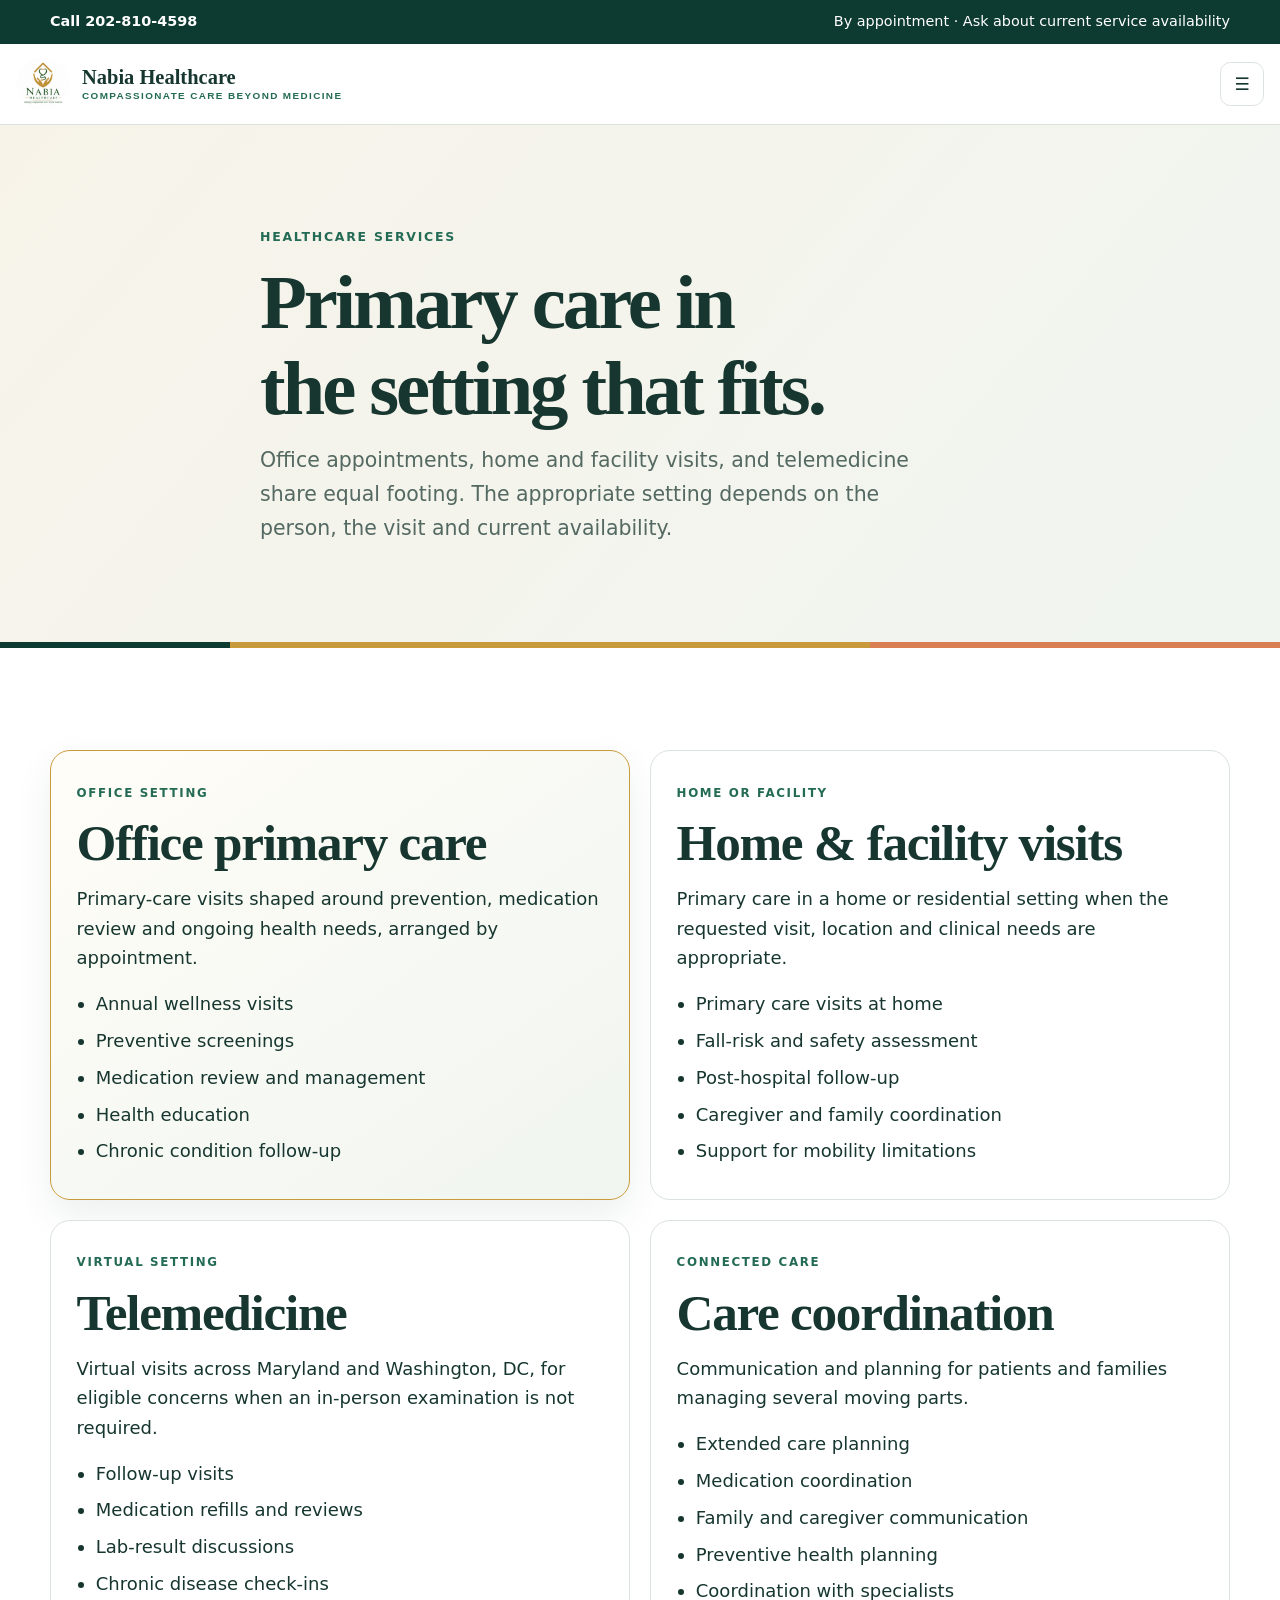
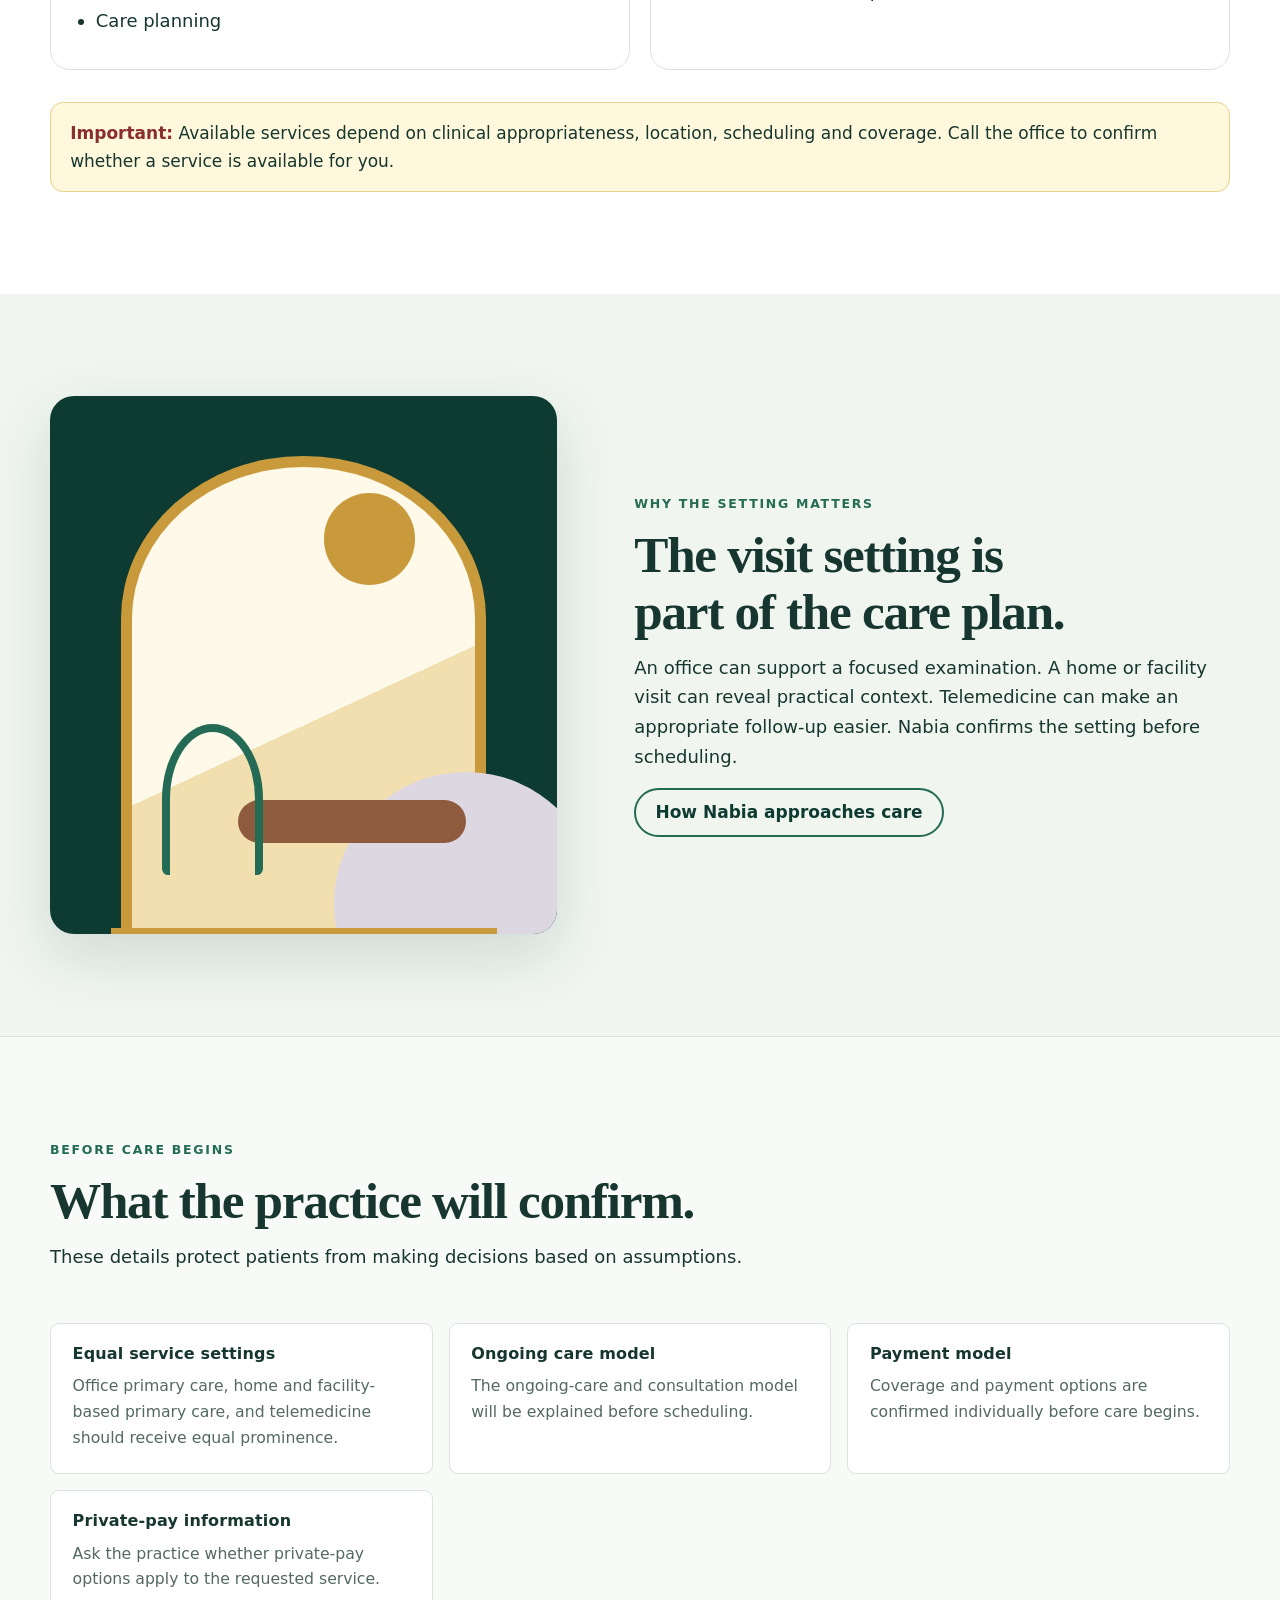
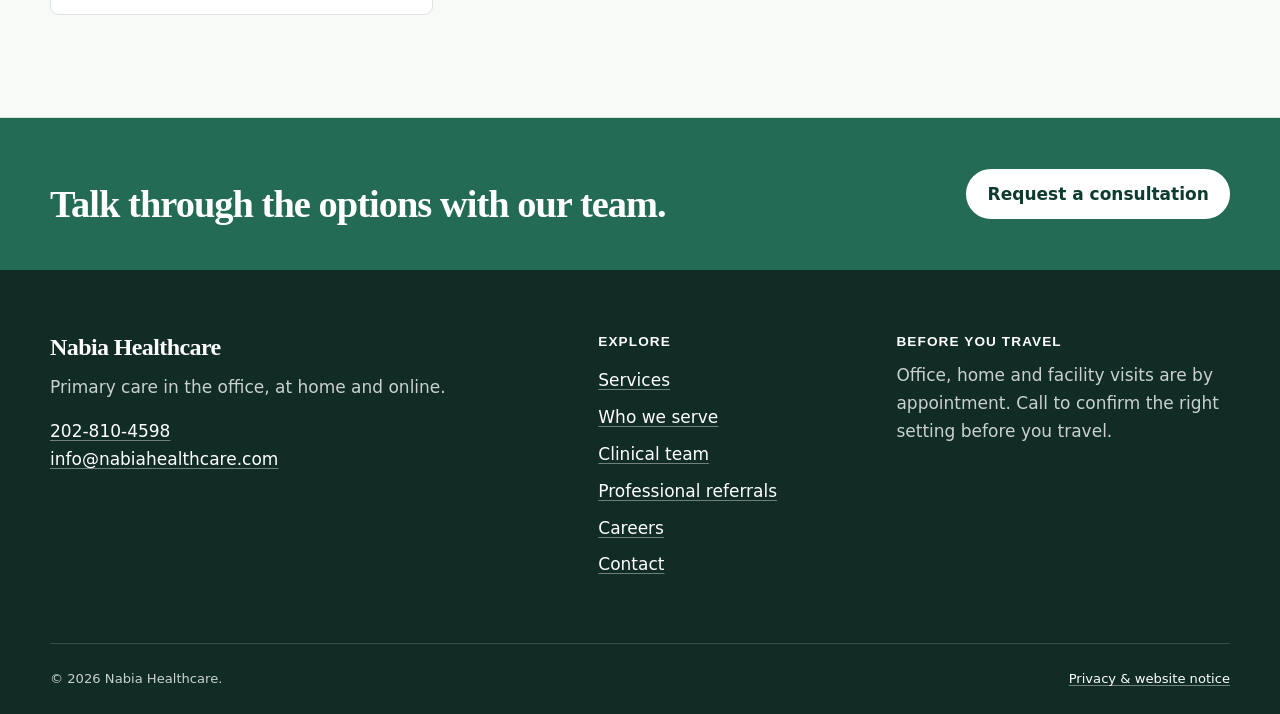
<file: services.html>
<!doctype html>
<html lang="en">
<head>
  <meta charset="utf-8"><meta name="viewport" content="width=device-width, initial-scale=1">
  <meta name="referrer" content="no-referrer">
  <meta http-equiv="Content-Security-Policy" content="default-src 'self'; base-uri 'self'; connect-src 'none'; font-src 'self'; form-action 'self' mailto:; frame-src 'none'; img-src 'self' data:; manifest-src 'self'; media-src 'self'; object-src 'none'; script-src 'self'; style-src 'self'; worker-src 'none'">
  <title>Healthcare Services | Nabia Healthcare</title>
  <meta name="description" content="Explore home-based primary care, family practice, telemedicine, chronic condition support and coordinated care from Nabia Healthcare.">
  <link rel="canonical" href="https://nabiahealthcare.com/services.html"><link rel="icon" href="favicon.ico" sizes="any"><meta name="theme-color" content="#123e33"><link rel="stylesheet" href="assets/styles.css?v=20260725-owner-reply-1">
  <meta name="robots" content="noindex, nofollow, noarchive">
</head>
<body>
  <a class="skip-link" href="#main">Skip to main content</a>
  <div class="topbar"><div class="container topbar-inner"><a href="tel:+12028104598">Call 202-810-4598</a><span class="topbar-note">By appointment · Ask about current service availability</span></div></div>
  <header class="site-header"><div class="container header-inner">
    <a class="brand" href="index.html"><img src="assets/images/image-96f4d317ba77.jpg" alt="" width="54" height="54"><span>Nabia Healthcare<span>Compassionate Care Beyond Medicine</span></span></a>
    <button class="nav-toggle" type="button" data-nav-toggle aria-controls="site-nav" aria-expanded="false" aria-label="Open navigation">☰</button>
    <nav class="site-nav" id="site-nav" data-nav aria-label="Primary navigation"><a href="index.html">Home</a><a href="services.html" aria-current="page">Services</a><a href="who-we-serve.html">Who we serve</a><a href="about.html">About</a><a href="our-team.html">Clinical team</a><a href="referrals.html">For professionals</a><a href="careers.html">Careers</a><a href="contact.html">Contact</a></nav>
    <a class="button header-cta" href="contact.html">Request a consultation</a>
  </div></header>
  <main id="main" tabindex="-1">
    <section class="page-hero"><div class="container narrow"><p class="eyebrow">Healthcare services</p><h1>Primary care in the setting that fits.</h1><p class="lede">Office appointments, home and facility visits, and telemedicine share equal footing. The appropriate setting depends on the person, the visit and current availability.</p></div></section>
    <section class="section"><div class="container">
      <div class="grid-2">
        <article class="card service-detail-card" id="primary-care"><span class="card-kicker">Office setting</span><h2>Office primary care</h2><p>Primary-care visits shaped around prevention, medication review and ongoing health needs, arranged by appointment.</p><ul class="detail-list"><li>Annual wellness visits</li><li>Preventive screenings</li><li>Medication review and management</li><li>Health education</li><li>Chronic condition follow-up</li></ul></article>
        <article class="card service-detail-card" id="home-care"><span class="card-kicker">Home or facility</span><h2>Home &amp; facility visits</h2><p>Primary care in a home or residential setting when the requested visit, location and clinical needs are appropriate.</p><ul class="detail-list"><li>Primary care visits at home</li><li>Fall-risk and safety assessment</li><li>Post-hospital follow-up</li><li>Caregiver and family coordination</li><li>Support for mobility limitations</li></ul></article>
        <article class="card service-detail-card" id="telemedicine"><span class="card-kicker">Virtual setting</span><h2>Telemedicine</h2><p>Virtual visits across Maryland and Washington, DC, for eligible concerns when an in-person examination is not required.</p><ul class="detail-list"><li>Follow-up visits</li><li>Medication refills and reviews</li><li>Lab-result discussions</li><li>Chronic disease check-ins</li><li>Care planning</li></ul></article>
        <article class="card service-detail-card" id="coordinated-care"><span class="card-kicker">Connected care</span><h2>Care coordination</h2><p>Communication and planning for patients and families managing several moving parts.</p><ul class="detail-list"><li>Extended care planning</li><li>Medication coordination</li><li>Family and caregiver communication</li><li>Preventive health planning</li><li>Coordination with specialists</li></ul></article>
      </div>
      <div class="notice section-gap"><strong>Important:</strong> Available services depend on clinical appropriateness, location, scheduling and coverage. Call the office to confirm whether a service is available for you.</div>
    </div></section>
    <section class="section section-soft"><div class="container split"><div class="threshold-art threshold-art-care" aria-hidden="true"><span class="threshold-sun"></span><span class="threshold-table"></span><span class="threshold-chair"></span><span class="threshold-path"></span></div><div><p class="eyebrow">Why the setting matters</p><h2>The visit setting is part of the care plan.</h2><p>An office can support a focused examination. A home or facility visit can reveal practical context. Telemedicine can make an appropriate follow-up easier. Nabia confirms the setting before scheduling.</p><a class="button button-secondary" href="about.html">How Nabia approaches care</a></div></div></section>
    <section class="band"><div class="container band-inner"><div><p class="eyebrow">Not sure where to begin?</p><h2>Talk through the options with our team.</h2></div><a class="button button-light" href="contact.html">Request a consultation</a></div></section>
  </main>
  <footer class="site-footer"><div class="container"><div class="footer-grid"><div><h2>Nabia Healthcare</h2><p>Primary care in the office, at home and online.</p><p><a href="tel:+12028104598">202-810-4598</a><br><a href="mailto:info@nabiahealthcare.com">info@nabiahealthcare.com</a></p></div><div><h3>Explore</h3><ul class="footer-links"><li><a href="services.html">Services</a></li><li><a href="who-we-serve.html">Who we serve</a></li><li><a href="our-team.html">Clinical team</a></li><li><a href="referrals.html">Professional referrals</a></li><li><a href="careers.html">Careers</a></li><li><a href="contact.html">Contact</a></li></ul></div><div><h3>Before you travel</h3><p>Office, home and facility visits are by appointment. Call to confirm the right setting before you travel.</p></div></div><div class="footer-bottom"><span>© <span data-year>2026</span> Nabia Healthcare.</span><a href="privacy.html">Privacy & website notice</a></div></div></footer>
  <script src="assets/owner-content.js?v=20260725-owner-reply-1" defer></script>
  <script src="assets/site.js?v=20260725-owner-reply-1" defer></script>
</body></html>
</file>
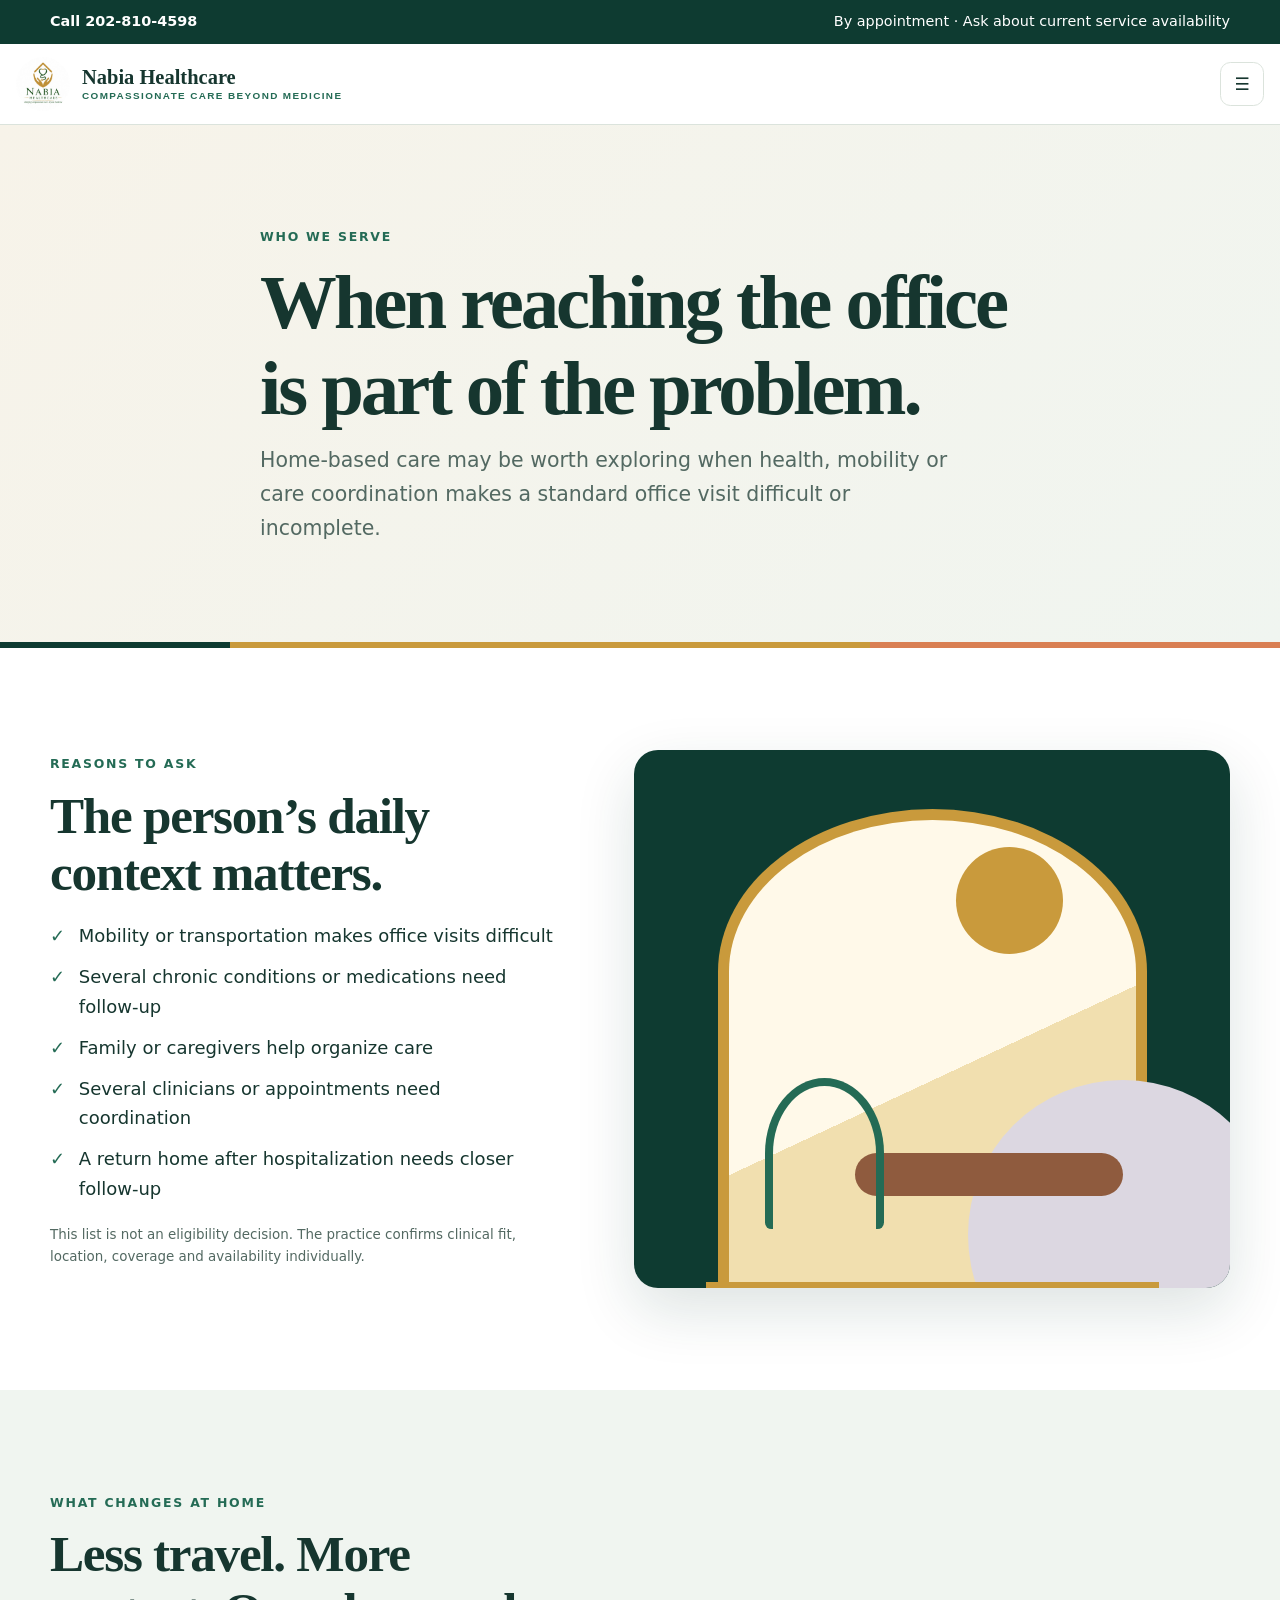
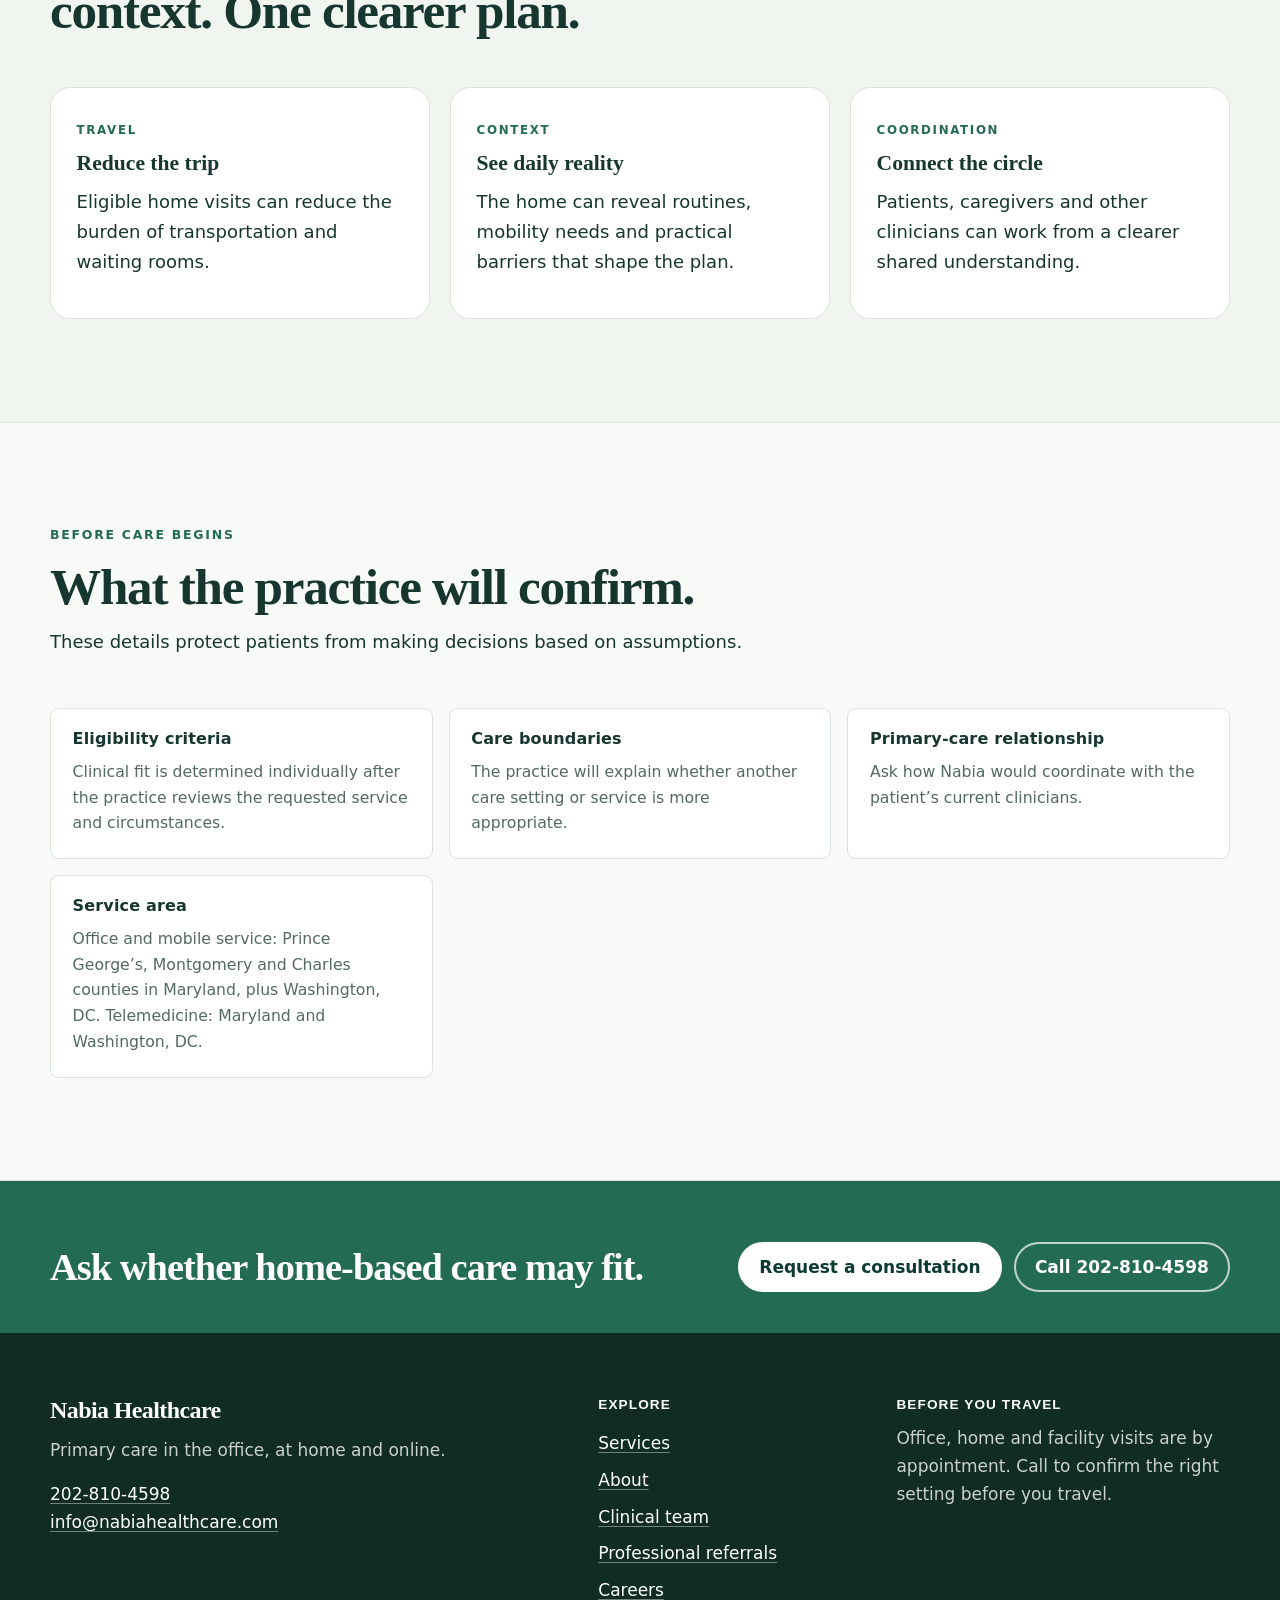
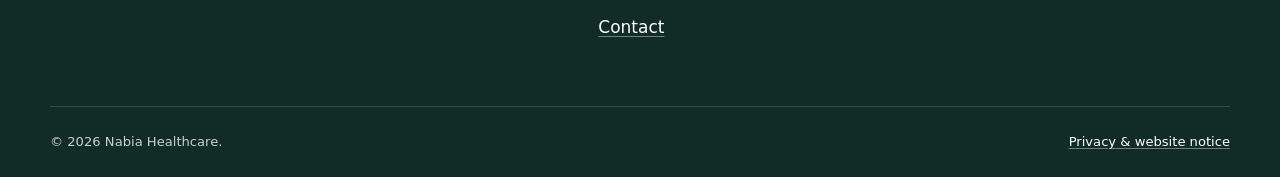
<file: who-we-serve.html>
<!doctype html>
<html lang="en">
<head>
  <meta charset="utf-8"><meta name="viewport" content="width=device-width, initial-scale=1">
  <meta name="referrer" content="no-referrer">
  <meta http-equiv="Content-Security-Policy" content="default-src 'self'; base-uri 'self'; connect-src 'none'; font-src 'self'; form-action 'self' mailto:; frame-src 'none'; img-src 'self' data:; manifest-src 'self'; media-src 'self'; object-src 'none'; script-src 'self'; style-src 'self'; worker-src 'none'">
  <title>Who We Serve | Nabia Healthcare</title>
  <meta name="description" content="Home-based and coordinated care for adults, older adults, people with mobility limitations and people managing chronic or complex conditions.">
  <link rel="canonical" href="https://nabiahealthcare.com/who-we-serve.html"><link rel="icon" href="favicon.ico" sizes="any"><meta name="theme-color" content="#123e33"><link rel="stylesheet" href="assets/styles.css?v=20260725-owner-reply-1">
  <meta name="robots" content="noindex, nofollow, noarchive">
</head>
<body>
  <a class="skip-link" href="#main">Skip to main content</a>
  <div class="topbar"><div class="container topbar-inner"><a href="tel:+12028104598">Call 202-810-4598</a><span class="topbar-note">By appointment · Ask about current service availability</span></div></div>
  <header class="site-header"><div class="container header-inner"><a class="brand" href="index.html"><img src="assets/images/image-96f4d317ba77.jpg" alt="" width="54" height="54"><span>Nabia Healthcare<span>Compassionate Care Beyond Medicine</span></span></a><button class="nav-toggle" type="button" data-nav-toggle aria-controls="site-nav" aria-expanded="false" aria-label="Open navigation">☰</button><nav class="site-nav" id="site-nav" data-nav aria-label="Primary navigation"><a href="index.html">Home</a><a href="services.html">Services</a><a href="who-we-serve.html" aria-current="page">Who we serve</a><a href="about.html">About</a><a href="our-team.html">Clinical team</a><a href="referrals.html">For professionals</a><a href="careers.html">Careers</a><a href="contact.html">Contact</a></nav><a class="button header-cta" href="contact.html">Request a consultation</a></div></header>
  <main id="main" tabindex="-1">
    <section class="page-hero"><div class="container narrow"><p class="eyebrow">Who we serve</p><h1>When reaching the office is part of the problem.</h1><p class="lede">Home-based care may be worth exploring when health, mobility or care coordination makes a standard office visit difficult or incomplete.</p></div></section>
    <section class="section"><div class="container split"><div><p class="eyebrow">Reasons to ask</p><h2>The person’s daily context matters.</h2><ul class="check-list"><li>Mobility or transportation makes office visits difficult</li><li>Several chronic conditions or medications need follow-up</li><li>Family or caregivers help organize care</li><li>Several clinicians or appointments need coordination</li><li>A return home after hospitalization needs closer follow-up</li></ul><p class="fine-print">This list is not an eligibility decision. The practice confirms clinical fit, location, coverage and availability individually.</p></div><div class="threshold-art threshold-art-care" aria-hidden="true"><span class="threshold-sun"></span><span class="threshold-table"></span><span class="threshold-chair"></span><span class="threshold-path"></span></div></div></section>
    <section class="section section-soft"><div class="container"><div class="section-heading"><div><p class="eyebrow">What changes at home</p><h2>Less travel. More context. One clearer plan.</h2></div></div><div class="grid-3"><article class="card"><span class="card-kicker">Travel</span><h3>Reduce the trip</h3><p>Eligible home visits can reduce the burden of transportation and waiting rooms.</p></article><article class="card"><span class="card-kicker">Context</span><h3>See daily reality</h3><p>The home can reveal routines, mobility needs and practical barriers that shape the plan.</p></article><article class="card"><span class="card-kicker">Coordination</span><h3>Connect the circle</h3><p>Patients, caregivers and other clinicians can work from a clearer shared understanding.</p></article></div></div></section>
    <section class="band"><div class="container band-inner"><div><p class="eyebrow">Accepting consultation requests</p><h2>Ask whether home-based care may fit.</h2></div><div class="button-row"><a class="button button-light" href="contact.html">Request a consultation</a><a class="button button-outline-light" href="tel:+12028104598">Call 202-810-4598</a></div></div></section>
  </main>
  <footer class="site-footer"><div class="container"><div class="footer-grid"><div><h2>Nabia Healthcare</h2><p>Primary care in the office, at home and online.</p><p><a href="tel:+12028104598">202-810-4598</a><br><a href="mailto:info@nabiahealthcare.com">info@nabiahealthcare.com</a></p></div><div><h3>Explore</h3><ul class="footer-links"><li><a href="services.html">Services</a></li><li><a href="about.html">About</a></li><li><a href="our-team.html">Clinical team</a></li><li><a href="referrals.html">Professional referrals</a></li><li><a href="careers.html">Careers</a></li><li><a href="contact.html">Contact</a></li></ul></div><div><h3>Before you travel</h3><p>Office, home and facility visits are by appointment. Call to confirm the right setting before you travel.</p></div></div><div class="footer-bottom"><span>© <span data-year>2026</span> Nabia Healthcare.</span><a href="privacy.html">Privacy & website notice</a></div></div></footer>
  <script src="assets/owner-content.js?v=20260725-owner-reply-1" defer></script>
  <script src="assets/site.js?v=20260725-owner-reply-1" defer></script>
</body></html>
</file>
<file: assets/styles.css>
:root {
  --ink: #16362f;
  --ink-soft: #536962;
  --green: #246b55;
  --green-dark: #0e3b31;
  --sage: #dce9df;
  --sage-light: #f0f5f0;
  --cream: #f7f3e9;
  --gold: #c99a3c;
  --gold-light: #f1dfaf;
  --peach: #d97f53;
  --lilac: #dcd7e1;
  --white: #ffffff;
  --line: #dbe3dc;
  --danger: #8a2d2d;
  --shadow: 0 22px 60px rgba(14, 59, 49, 0.14);
  --radius: 1.25rem;
  --max: 1180px;
}

*,
*::before,
*::after {
  box-sizing: border-box;
}

html {
  scroll-behavior: smooth;
}

body {
  margin: 0;
  color: var(--ink);
  background: var(--white);
  font-family: "Avenir Next", Inter, ui-sans-serif, system-ui, -apple-system, BlinkMacSystemFont, "Segoe UI", sans-serif;
  font-size: 1.0625rem;
  line-height: 1.65;
  text-rendering: optimizeLegibility;
}

img {
  display: block;
  max-width: 100%;
}

a {
  color: var(--green);
  text-underline-offset: 0.18em;
}

a:hover {
  color: var(--green-dark);
}

a,
button {
  touch-action: manipulation;
  -webkit-tap-highlight-color: rgba(29, 90, 72, 0.18);
}

button,
input,
select,
textarea {
  font: inherit;
}

h1,
h2,
h3 {
  margin: 0 0 0.75rem;
  color: var(--ink);
  font-family: "Iowan Old Style", "Palatino Linotype", "Book Antiqua", Palatino, Georgia, serif;
  line-height: 1.12;
  text-wrap: balance;
}

h1 {
  font-size: clamp(2.55rem, 6vw, 5.35rem);
  letter-spacing: -0.04em;
}

h2 {
  font-size: clamp(2rem, 4vw, 3.4rem);
  letter-spacing: -0.025em;
}

h3 {
  font-size: 1.35rem;
}

h1,
h2,
h3,
[id] {
  scroll-margin-top: 7rem;
}

p {
  margin: 0 0 1rem;
}

main p,
main li,
main dd {
  font-size: 1.125rem;
}

.skip-link {
  position: fixed;
  z-index: 1000;
  top: 0.5rem;
  left: 0.5rem;
  padding: 0.7rem 1rem;
  color: var(--white);
  background: var(--green-dark);
  border-radius: 0.5rem;
  transform: translateY(-160%);
}

.skip-link:focus-visible {
  transform: translateY(0);
}

.container {
  width: min(calc(100% - 2rem), var(--max));
  margin-inline: auto;
}

.narrow {
  max-width: 760px;
}

.eyebrow {
  margin-bottom: 0.75rem;
  color: var(--green);
  font-size: 0.78rem;
  font-weight: 800;
  letter-spacing: 0.14em;
  text-transform: uppercase;
}

.lede {
  max-width: 690px;
  color: var(--ink-soft);
  font-size: clamp(1.08rem, 2vw, 1.28rem);
}

.topbar {
  color: var(--white);
  background: var(--green-dark);
  font-size: 0.9rem;
}

.topbar-inner {
  display: flex;
  min-height: 2.75rem;
  align-items: center;
  justify-content: space-between;
  gap: 1rem;
}

.topbar a {
  color: var(--white);
  font-weight: 750;
  text-decoration: none;
}

.site-header {
  position: sticky;
  z-index: 100;
  top: 0;
  background: rgba(255, 255, 255, 0.94);
  border-bottom: 1px solid var(--line);
  backdrop-filter: blur(12px);
}

.header-inner {
  display: flex;
  width: min(calc(100% - 2rem), 1320px);
  min-height: 5rem;
  align-items: center;
  justify-content: space-between;
  gap: 2rem;
}

.brand {
  display: inline-flex;
  align-items: center;
  gap: 0.75rem;
  color: var(--ink);
  font-family: Georgia, "Times New Roman", serif;
  font-size: 1.28rem;
  font-weight: 700;
  line-height: 1;
  text-decoration: none;
}

.brand img {
  width: 54px;
  height: 54px;
  object-fit: cover;
  border-radius: 50%;
}

.brand span span {
  display: block;
  margin-top: 0.2rem;
  color: var(--green);
  font-family: Inter, ui-sans-serif, sans-serif;
  font-size: 0.62rem;
  font-weight: 800;
  letter-spacing: 0.14em;
  text-transform: uppercase;
}

.site-nav {
  display: flex;
  align-items: center;
  gap: 1.45rem;
}

.site-nav a {
  color: var(--ink);
  font-size: 0.95rem;
  font-weight: 700;
  text-decoration: none;
  white-space: nowrap;
}

.site-nav a[aria-current="page"] {
  color: var(--green);
  text-decoration: underline;
  text-decoration-color: var(--gold);
  text-decoration-thickness: 3px;
  text-underline-offset: 0.5rem;
}

.nav-toggle {
  display: none;
  min-width: 44px;
  min-height: 44px;
  color: var(--ink);
  background: transparent;
  border: 1px solid var(--line);
  border-radius: 0.65rem;
  cursor: pointer;
}

.nav-toggle span {
  display: block;
  font-size: 1.35rem;
  line-height: 1;
}

.button {
  display: inline-flex;
  min-height: 46px;
  align-items: center;
  justify-content: center;
  padding: 0.78rem 1.2rem;
  color: var(--white);
  background: var(--green);
  border: 2px solid var(--green);
  border-radius: 999px;
  font-weight: 800;
  line-height: 1.2;
  text-decoration: none;
  transition: transform 160ms ease, background 160ms ease;
}

.button:hover {
  color: var(--white);
  background: var(--green-dark);
  border-color: var(--green-dark);
  transform: translateY(-1px);
}

.button-secondary {
  color: var(--green-dark);
  background: transparent;
  border-color: var(--green);
}

.button-secondary:hover {
  color: var(--white);
}

.button-light {
  color: var(--green-dark);
  background: var(--white);
  border-color: var(--white);
}

.button-light:hover {
  color: var(--green-dark);
  background: var(--cream);
  border-color: var(--cream);
}

.hero {
  position: relative;
  overflow: hidden;
  min-height: calc(100svh - 2.75rem);
  color: var(--white);
  background: var(--green-dark);
  isolation: isolate;
}

.hero-video-frame::after {
  content: "";
  position: absolute;
  z-index: 1;
  inset: 0;
  pointer-events: none;
  background:
    radial-gradient(circle at 50% 42%, rgba(241, 223, 175, 0.1), transparent 48%),
    linear-gradient(180deg, rgba(4, 28, 24, 0.48) 0%, rgba(9, 43, 35, 0.16) 34%, rgba(4, 28, 24, 0.28) 68%, rgba(4, 28, 24, 0.68) 100%),
    linear-gradient(90deg, rgba(74, 49, 18, 0.18), rgba(241, 223, 175, 0.12), rgba(15, 54, 44, 0.2));
}

.hero::after,
.page-hero::after {
  content: "";
  position: absolute;
  right: 0;
  bottom: 0;
  left: 0;
  height: 0.35rem;
  background: linear-gradient(90deg, var(--green-dark) 0 18%, var(--gold) 18% 68%, var(--peach) 68% 100%);
}

.hero::after { z-index: 3; }

.hero-grid {
  position: relative;
  display: grid;
  min-height: calc(100svh - 2.75rem);
  grid-template-columns: 1fr;
  align-items: stretch;
}

.hero-copy {
  position: relative;
  z-index: 2;
  grid-area: 1 / 1;
  display: flex;
  width: min(100%, var(--max));
  margin-inline: auto;
  flex-direction: column;
  align-items: center;
  justify-content: center;
  padding: clamp(8.5rem, 15vh, 11rem) 1rem clamp(4.5rem, 8vh, 6.5rem);
  text-align: center;
  pointer-events: none;
}

.hero-copy > * { pointer-events: auto; }

.hero-copy h1 {
  max-width: 15ch;
  color: var(--white);
  font-size: clamp(4.5rem, 8.3vw, 8.8rem);
  line-height: 0.89;
  letter-spacing: -0.045em;
  text-wrap: balance;
  text-shadow: 0 0.08em 0.55em rgba(3, 25, 21, 0.38);
}

.hero-copy h1 em {
  color: var(--gold-light);
  font-style: normal;
}

.hero-copy .eyebrow { color: var(--gold-light); }

.hero-copy .lede {
  max-width: 45rem;
  margin-top: 1.65rem;
  color: rgba(255, 255, 255, 0.9);
  font-size: clamp(1.05rem, 1.5vw, 1.3rem);
  text-wrap: balance;
  text-shadow: 0 1px 1rem rgba(3, 25, 21, 0.55);
}

.hero-copy .button {
  color: var(--green-dark);
  background: var(--gold-light);
  border-color: var(--gold-light);
}

.hero-copy .button:hover {
  color: var(--green-dark);
  background: var(--cream);
  border-color: var(--cream);
}

.hero-copy .button-secondary {
  color: var(--white);
  background: rgba(7, 38, 31, 0.34);
  border-color: rgba(255, 255, 255, 0.78);
  backdrop-filter: blur(0.45rem);
}

.hero-copy .button-secondary:hover {
  color: var(--green-dark);
  background: var(--white);
}

.hero-actions,
.button-row {
  display: flex;
  flex-wrap: wrap;
  gap: 0.75rem;
  margin-top: 1.25rem;
}

.hero-actions {
  align-items: center;
  justify-content: center;
  gap: 1rem 1.5rem;
}

.hero-phone {
  min-height: 44px;
  padding: 0.65rem 0;
  color: var(--white);
  border-bottom: 1px solid rgba(255, 255, 255, 0.72);
  font-weight: 800;
  text-decoration: none;
}

.hero-phone:hover {
  color: var(--gold-light);
  border-color: var(--gold-light);
}

.trust-line {
  display: flex;
  flex-wrap: wrap;
  gap: 0.5rem 1rem;
  margin: 1.35rem 0 0;
  padding: 0;
  color: rgba(255, 255, 255, 0.86);
  font-size: 0.9rem;
  font-weight: 700;
  list-style: none;
}

.trust-line li::before {
  content: "✓";
  margin-right: 0.35rem;
  color: var(--gold-light);
}

.hero-comparison {
  display: inline-flex;
  align-items: center;
  gap: 0.25rem;
  margin-top: 1.2rem;
  padding: 0.3rem;
  border: 1px solid rgba(255, 255, 255, 0.34);
  border-radius: 999px;
  background: rgba(4, 28, 24, 0.58);
  box-shadow: 0 0.6rem 1.8rem rgba(4, 28, 24, 0.18);
  backdrop-filter: blur(0.7rem);
}

.hero-comparison span {
  padding: 0 0.55rem;
  color: rgba(255, 255, 255, 0.78);
  font-size: 0.76rem;
  font-weight: 800;
  letter-spacing: 0.04em;
  text-transform: uppercase;
}

.hero-comparison a {
  min-height: 2.25rem;
  padding: 0.52rem 0.72rem;
  border-radius: 999px;
  color: var(--white);
  font-size: 0.82rem;
  font-weight: 800;
  line-height: 1.1;
  text-decoration: none;
}

.hero-comparison a:hover {
  background: rgba(255, 255, 255, 0.14);
}

.hero-comparison a[aria-current="true"] {
  color: var(--green-dark);
  background: var(--gold-light);
}

.hero-comparison a:focus-visible {
  outline: 3px solid var(--gold-light);
  outline-offset: 3px;
}

.hero-media {
  position: relative;
  z-index: 0;
  grid-area: 1 / 1;
  min-height: calc(100svh - 2.75rem);
  overflow: hidden;
  background: var(--green-dark) url("media/nabia-lake-window-poster.jpg") center / cover no-repeat;
}

.hero-video-frame {
  position: absolute;
  inset: 0;
  width: 100%;
  height: 100%;
  overflow: hidden;
}

.hero-video {
  display: block;
  width: 100%;
  height: 100%;
  border: 0;
  border-radius: 0;
  background: var(--green-dark);
  box-shadow: none;
  object-fit: cover;
  object-position: center;
}

.hero-clinician-picture {
  position: absolute;
  inset: 0;
  display: none;
  width: 100%;
  height: 100%;
}

.hero-clinician-picture img {
  display: block;
  width: 100%;
  height: 100%;
  object-fit: cover;
  object-position: 62% center;
}

.hero-variant-clinician .hero-video-frame {
  display: none;
}

.hero-variant-clinician .hero-clinician-picture {
  display: block;
}

.hero-variant-clinician .hero-media {
  background-image: url("media/nabia-clinician-home-hero-v1.jpg");
  background-position: 62% center;
}

.hero-variant-clinician .hero-media::after {
  content: "";
  position: absolute;
  z-index: 1;
  inset: 0;
  pointer-events: none;
  background:
    linear-gradient(90deg, rgba(4, 28, 24, 0.92) 0%, rgba(4, 28, 24, 0.72) 34%, rgba(4, 28, 24, 0.24) 63%, rgba(4, 28, 24, 0.18) 100%),
    linear-gradient(180deg, rgba(4, 28, 24, 0.32), transparent 52%, rgba(4, 28, 24, 0.48));
}

.hero-variant-clinician .hero-copy {
  align-items: flex-start;
  text-align: left;
}

.hero-variant-clinician .hero-copy h1 {
  max-width: 10ch;
  font-size: clamp(4.2rem, 7vw, 7.4rem);
}

.hero-variant-clinician .hero-copy .lede {
  max-width: 37rem;
  text-wrap: pretty;
}

.hero-variant-clinician .hero-actions {
  justify-content: flex-start;
}

.hero-video-toggle {
  position: absolute;
  right: clamp(1rem, 3vw, 3rem);
  bottom: clamp(1.25rem, 3vw, 2.5rem);
  z-index: 2;
  min-height: 44px;
  border: 1px solid rgba(255, 255, 255, 0.72);
  border-radius: 999px;
  padding: 0.55rem 0.9rem;
  background: rgba(7, 38, 31, 0.68);
  color: white;
  font: inherit;
  font-size: 0.82rem;
  font-weight: 800;
  cursor: pointer;
  backdrop-filter: blur(0.4rem);
}

.hero-video-toggle:hover {
  background: var(--green-dark);
}

.hero-video-toggle:focus-visible {
  outline: 3px solid var(--gold);
  outline-offset: 3px;
}

.has-js .hero-video {
  pointer-events: none;
}

.home-page .site-header {
  position: absolute;
  z-index: 100;
  top: 2.75rem;
  right: 0;
  left: 0;
  color: var(--white);
  background: linear-gradient(180deg, rgba(4, 28, 24, 0.58), rgba(4, 28, 24, 0));
  border-bottom: 0;
  backdrop-filter: none;
}

.owner-preview-mode .home-page .topbar { display: none; }

.owner-preview-mode .home-page .site-header { top: 2.9rem; }

.owner-preview-mode .home-page .hero,
.owner-preview-mode .home-page .hero-grid,
.owner-preview-mode .home-page .hero-media {
  min-height: calc(100svh - 2.9rem);
}

.home-page .brand,
.home-page .site-nav a { color: var(--white); }

.home-page .brand span span { color: var(--gold-light); }

.home-page .site-nav a[aria-current="page"] { color: var(--white); }

.home-page .nav-toggle {
  color: var(--white);
  border-color: rgba(255, 255, 255, 0.6);
}

.home-page .header-cta {
  color: var(--green-dark);
  background: rgba(255, 255, 255, 0.9);
  border-color: rgba(255, 255, 255, 0.9);
}

.hero-media img {
  width: 100%;
  height: 100%;
  object-fit: cover;
  object-position: center;
}

.section {
  padding: clamp(4rem, 8vw, 7rem) 0;
}

.section-soft {
  background: var(--sage-light);
}

.route-section {
  position: relative;
  background: var(--green-dark);
}

.route-intro {
  max-width: 780px;
  margin: 0 auto 3rem;
  color: rgba(255, 255, 255, 0.78);
  text-align: center;
}

.route-intro h2,
.route-intro .eyebrow {
  color: var(--white);
}

.route-intro .lede {
  margin-inline: auto;
  color: rgba(255, 255, 255, 0.76);
}

.care-routes {
  position: relative;
  display: grid;
  grid-template-columns: repeat(3, minmax(0, 1fr));
  gap: 1rem;
  padding-top: 2.5rem;
}

.care-routes::before {
  content: "";
  position: absolute;
  top: 0;
  right: 16.666%;
  left: 16.666%;
  height: 2.5rem;
  border-top: 2px solid rgba(214, 169, 79, 0.72);
  border-right: 2px solid rgba(214, 169, 79, 0.72);
  border-left: 2px solid rgba(214, 169, 79, 0.72);
}

.care-route {
  position: relative;
  min-width: 0;
  padding: 2rem;
  background: var(--white);
  border-top: 0.45rem solid var(--gold);
  border-radius: 0.25rem 0.25rem var(--radius) var(--radius);
  box-shadow: 0 18px 50px rgba(5, 23, 19, 0.24);
}

.care-route::before {
  content: "";
  position: absolute;
  top: -3rem;
  left: 50%;
  width: 2px;
  height: 2.55rem;
  background: rgba(214, 169, 79, 0.72);
}

.route-label {
  margin-bottom: 0.75rem;
  color: var(--green);
  font-size: 0.76rem;
  font-weight: 850;
  letter-spacing: 0.11em;
  text-transform: uppercase;
}

.route-link {
  display: inline-flex;
  gap: 0.4rem;
  align-items: center;
  color: var(--green-dark);
  font-weight: 850;
  text-decoration-thickness: 2px;
}

.route-link:hover {
  text-decoration-color: var(--gold);
}

.threshold-strip {
  padding: clamp(3rem, 6vw, 5rem) 0;
  background: var(--white);
  border-bottom: 1px solid var(--line);
}

.threshold-layout {
  display: grid;
  grid-template-columns: 0.72fr 1.28fr;
  align-items: start;
  gap: clamp(2rem, 6vw, 5rem);
}

.threshold-layout h2 {
  max-width: 12ch;
  font-size: clamp(2rem, 4vw, 3.2rem);
}

.threshold-facts {
  display: grid;
  margin: 0;
  grid-template-columns: repeat(5, minmax(0, 1fr));
  border-top: 1px solid var(--line);
}

.threshold-facts div {
  min-width: 0;
  padding: 1.25rem 1rem 0;
  border-left: 1px solid var(--line);
}

.threshold-facts dt {
  margin-bottom: 0.75rem;
  color: var(--green);
  font-weight: 850;
  font-variant-numeric: tabular-nums;
}

.threshold-facts dd {
  margin: 0;
  color: var(--ink);
  font-weight: 700;
  line-height: 1.45;
}

.referral-layout {
  display: grid;
  grid-template-columns: 1.1fr 0.9fr;
  align-items: start;
  gap: clamp(2rem, 6vw, 5rem);
}

.referral-callout {
  padding: clamp(1.5rem, 4vw, 2.5rem);
  background: var(--cream);
  border-top: 0.45rem solid var(--gold);
  border-radius: 0.25rem 0.25rem var(--radius) var(--radius);
}

.referral-partners {
  display: grid;
  grid-template-columns: repeat(2, minmax(0, 1fr));
  gap: 0.65rem 1rem;
}

.referral-partners li {
  padding: 0.8rem 0;
  border-bottom: 1px solid var(--line);
}

.section-dark {
  color: rgba(255, 255, 255, 0.84);
  background: var(--green-dark);
}

.section-dark h2,
.section-dark h3,
.section-dark .eyebrow {
  color: var(--white);
}

.section-dark .card {
  color: var(--ink);
}

.section-dark .card h3 {
  color: var(--ink);
}

.section-heading {
  display: flex;
  align-items: end;
  justify-content: space-between;
  gap: 2rem;
  margin-bottom: 2.2rem;
}

.section-heading > div {
  max-width: 760px;
}

.grid-2,
.grid-3,
.grid-4 {
  display: grid;
  gap: 1.25rem;
}

.grid-2 {
  grid-template-columns: repeat(2, minmax(0, 1fr));
}

.grid-3 {
  grid-template-columns: repeat(3, minmax(0, 1fr));
}

.grid-4 {
  grid-template-columns: repeat(4, minmax(0, 1fr));
}

.card {
  padding: 1.6rem;
  background: var(--white);
  border: 1px solid var(--line);
  border-radius: var(--radius);
}

.card-icon {
  display: grid;
  width: 2.8rem;
  height: 2.8rem;
  margin-bottom: 1rem;
  place-items: center;
  color: var(--green-dark);
  background: var(--sage);
  border-radius: 50%;
  font-size: 1.2rem;
  font-weight: 900;
}

.card-kicker {
  display: inline-block;
  margin-bottom: 0.7rem;
  color: var(--green);
  font-size: 0.74rem;
  font-weight: 900;
  letter-spacing: 0.14em;
  text-transform: uppercase;
}

.service-detail-card {
  position: relative;
}

.service-detail-card:first-child {
  background: linear-gradient(145deg, #fffdf7, var(--sage-light));
  border-color: var(--gold);
  box-shadow: 0 14px 36px rgba(14, 59, 49, 0.08);
}

.service-card {
  overflow: hidden;
  padding: 0;
}

.service-card img {
  width: 100%;
  height: 220px;
  object-fit: cover;
}

.service-sigil {
  position: relative;
  display: grid;
  min-height: 13.75rem;
  overflow: hidden;
  place-items: end start;
  padding: 1.35rem;
  color: var(--white);
  background: var(--green-dark);
}

.service-sigil::before {
  content: "";
  position: absolute;
  inset: 1.75rem 22% 0;
  border: 2px solid var(--gold);
  border-bottom: 0;
  border-radius: 999px 999px 0 0;
}

.service-sigil::after {
  content: "";
  position: absolute;
  right: -2.5rem;
  bottom: -4.5rem;
  width: 12rem;
  height: 12rem;
  background: var(--lilac);
  border-radius: 50%;
  opacity: 0.9;
}

.service-sigil span {
  position: relative;
  z-index: 1;
  font-family: "Iowan Old Style", "Palatino Linotype", Georgia, serif;
  font-size: 2.4rem;
  font-weight: 700;
}

.service-sigil-home { background: linear-gradient(145deg, var(--green-dark), #1b5848); }
.service-sigil-primary { background: linear-gradient(145deg, #693d2b, var(--peach)); }
.service-sigil-virtual { background: linear-gradient(145deg, #343e50, #6f7185); }

.service-card .card-body {
  padding: 1.5rem;
}

.text-link {
  display: inline-flex;
  margin-top: 0.25rem;
  font-weight: 800;
  text-decoration: none;
}

.text-link::after {
  content: "→";
  margin-left: 0.4rem;
}

.split {
  display: grid;
  grid-template-columns: 0.92fr 1.08fr;
  align-items: center;
  gap: clamp(2rem, 6vw, 5rem);
}

.split-media {
  overflow: hidden;
  border-radius: calc(var(--radius) * 1.2);
  box-shadow: var(--shadow);
}

.split-media img {
  width: 100%;
  aspect-ratio: 1.1;
  object-fit: cover;
}

/* Golden Threshold: code-native art that cannot crop away its meaning or
   imply that a stock model is one of Nabia's clinicians. */
.threshold-art {
  position: relative;
  min-height: clamp(22rem, 42vw, 34rem);
  overflow: hidden;
  isolation: isolate;
  background: var(--green-dark);
  border-radius: calc(var(--radius) * 1.2);
  box-shadow: var(--shadow);
}

.threshold-art::before {
  content: "";
  position: absolute;
  z-index: -1;
  inset: 11% 14% 0;
  background: linear-gradient(155deg, #fff9e9 0 54%, var(--gold-light) 54% 100%);
  border: 0.7rem solid var(--gold);
  border-bottom: 0;
  border-radius: 50% 50% 0 0 / 34% 34% 0 0;
}

.threshold-art::after {
  content: "";
  position: absolute;
  z-index: -1;
  right: -8%;
  bottom: -19%;
  width: 52%;
  aspect-ratio: 1;
  background: var(--lilac);
  border-radius: 50%;
}

.threshold-sun,
.threshold-table,
.threshold-chair,
.threshold-path {
  position: absolute;
  display: block;
}

.threshold-sun {
  top: 22%;
  left: 29%;
  width: 18%;
  aspect-ratio: 1;
  background: var(--peach);
  border-radius: 50%;
}

.threshold-table {
  right: 18%;
  bottom: 17%;
  width: 45%;
  height: 8%;
  background: #8f5b3e;
  border-radius: 999px;
  box-shadow: 0 5rem 0 -2.1rem #8f5b3e;
}

.threshold-chair {
  bottom: 11%;
  left: 22%;
  width: 20%;
  height: 28%;
  border: 0.55rem solid var(--green);
  border-bottom: 0;
  border-radius: 50% 50% 0.4rem 0.4rem;
}

.threshold-path {
  right: 12%;
  bottom: 0;
  left: 12%;
  height: 0.35rem;
  background: var(--gold);
}

.threshold-window,
.threshold-rug {
  position: absolute;
  display: block;
}

.threshold-window {
  top: 27%;
  left: 22%;
  width: 19%;
  aspect-ratio: 0.82;
  background:
    linear-gradient(90deg, transparent 46%, var(--white) 46% 54%, transparent 54%),
    linear-gradient(transparent 46%, var(--white) 46% 54%, transparent 54%),
    #9ec6c2;
  border: 0.35rem solid var(--white);
  box-shadow: 0 0 0 0.18rem rgba(14, 59, 49, 0.12);
}

.threshold-rug {
  right: 20%;
  bottom: 7%;
  width: 39%;
  height: 10%;
  background: var(--peach);
  border-radius: 50%;
  opacity: 0.92;
}

.threshold-art-home::before {
  inset: 8% 10% 0;
  border-width: 0.85rem;
}

.threshold-art-home::after {
  right: -13%;
  bottom: -25%;
  width: 59%;
}

.threshold-art-home .threshold-sun {
  top: 17%;
  left: auto;
  right: 19%;
  width: 16%;
  background: var(--gold);
}

.threshold-art-home .threshold-table {
  right: 17%;
  bottom: 25%;
  width: 38%;
}

.threshold-art-home .threshold-chair {
  bottom: 18%;
  left: 39%;
  width: 20%;
  height: 30%;
}

.threshold-art-home .threshold-path {
  right: 9%;
  left: 9%;
  height: 0.45rem;
}

.threshold-art-care .threshold-sun { top: 18%; left: 54%; background: var(--gold); }
.threshold-art-team .threshold-chair { left: 49%; width: 25%; }
.threshold-art-referral .threshold-path {
  top: 49%;
  right: 10%;
  bottom: auto;
  left: 10%;
  height: 2px;
  box-shadow: 0 3.75rem 0 var(--gold), 0 7.5rem 0 var(--gold);
}

.check-list,
.plain-list {
  margin: 1.25rem 0;
  padding: 0;
  list-style: none;
}

.check-list li {
  position: relative;
  margin: 0.7rem 0;
  padding-left: 1.8rem;
}

.check-list li::before {
  content: "✓";
  position: absolute;
  left: 0;
  color: var(--green);
  font-weight: 900;
}

.inverse-check-list {
  margin: 1.5rem 0;
  padding: 0;
  list-style: none;
}

.inverse-check-list li {
  position: relative;
  margin: 0.75rem 0;
  padding-left: 1.8rem;
}

.inverse-check-list li::before {
  content: "✓";
  position: absolute;
  left: 0;
  color: var(--gold);
  font-weight: 900;
}

.section-dark .inverse-fine-print {
  color: rgba(255, 255, 255, 0.82);
}

.steps {
  counter-reset: steps;
}

.step {
  position: relative;
  padding-top: 4.5rem;
}

.step::before {
  content: counter(steps, decimal-leading-zero);
  position: absolute;
  top: 0;
  left: 0;
  color: var(--gold);
  font-family: Georgia, "Times New Roman", serif;
  font-size: 2.5rem;
  font-weight: 700;
  counter-increment: steps;
}

.band {
  padding: 2rem 0;
  color: var(--white);
  background: var(--green);
}

.band-inner {
  display: flex;
  align-items: center;
  justify-content: space-between;
  gap: 2rem;
}

.band h2 {
  color: var(--white);
  font-size: clamp(1.7rem, 3vw, 2.5rem);
}

.faq-section {
  background: var(--cream);
}

.faq-layout {
  display: grid;
  grid-template-columns: 0.72fr 1.28fr;
  align-items: start;
  gap: clamp(2rem, 7vw, 6rem);
}

.faq-intro {
  position: sticky;
  top: 8rem;
}

.faq-list {
  border-top: 1px solid #b8c7bf;
}

.faq-list details {
  border-bottom: 1px solid #b8c7bf;
}

.faq-list summary {
  position: relative;
  padding: 1.35rem 3rem 1.35rem 0;
  color: var(--ink);
  cursor: pointer;
  font-weight: 800;
  list-style: none;
}

.faq-list summary:hover {
  color: var(--green);
}

.faq-list summary:focus-visible {
  outline: 3px solid var(--gold);
  outline-offset: 4px;
}

.faq-list summary::-webkit-details-marker {
  display: none;
}

.faq-list summary::after {
  content: "+";
  position: absolute;
  top: 50%;
  right: 0.5rem;
  color: var(--green);
  font-size: 1.6rem;
  font-weight: 500;
  transform: translateY(-50%);
}

.faq-list details[open] summary::after {
  content: "−";
}

.faq-list details p {
  max-width: 68ch;
  padding: 0 3rem 1.5rem 0;
  color: var(--ink-soft);
}

.mobile-action-dock {
  display: none;
}

.page-hero {
  position: relative;
  overflow: hidden;
  padding: clamp(4rem, 8vw, 7rem) 0;
  background: linear-gradient(130deg, var(--cream), var(--sage-light));
}

.page-hero .lede {
  margin-bottom: 0;
}

.careers-hero {
  background:
    radial-gradient(circle at 82% 24%, rgba(201, 154, 60, 0.22), transparent 24%),
    linear-gradient(128deg, var(--cream) 0 53%, var(--sage) 53% 100%);
}

.careers-hero-grid {
  display: grid;
  grid-template-columns: minmax(0, 1.05fr) minmax(320px, 0.95fr);
  align-items: center;
  gap: clamp(2rem, 7vw, 6rem);
}

.careers-hero h1 { max-width: 8ch; }
.careers-hero .button-row { margin-top: 2rem; }

.care-radius {
  position: relative;
  width: min(100%, 440px);
  aspect-ratio: 1;
  justify-self: end;
}

.care-radius-ring,
.care-radius-home,
.care-radius-label { position: absolute; }

.care-radius-ring {
  border: 2px solid rgba(14, 59, 49, 0.28);
  border-radius: 50%;
}

.care-radius-ring-outer { inset: 2%; }
.care-radius-ring-middle { inset: 18%; border-color: rgba(201, 154, 60, 0.78); }
.care-radius-ring-inner { inset: 34%; border-color: var(--green); }

.care-radius-home {
  inset: 42%;
  display: grid;
  place-items: center;
  color: var(--white);
  background: var(--green-dark);
  border-radius: 50%;
  font-family: "Iowan Old Style", "Palatino Linotype", Georgia, serif;
  font-size: 1.15rem;
  font-weight: 700;
}

.care-radius-label {
  padding: 0.38rem 0.65rem;
  color: var(--green-dark);
  background: rgba(255, 255, 255, 0.92);
  border: 1px solid rgba(14, 59, 49, 0.18);
  border-radius: 999px;
  box-shadow: 0 10px 25px rgba(14, 59, 49, 0.1);
  font-size: 0.78rem;
  font-weight: 850;
  letter-spacing: 0.04em;
  text-transform: uppercase;
}

.care-radius-listen { top: 7%; left: 16%; }
.care-radius-coordinate { top: 42%; right: -2%; }
.care-radius-follow { bottom: 8%; left: 7%; }

.career-steps { display: grid; gap: 1rem; }

.career-steps article {
  display: grid;
  grid-template-columns: 5.5rem 1fr;
  align-items: start;
  gap: 1rem;
  padding: 1.25rem 0;
  border-bottom: 1px solid var(--line);
}

.career-steps article:last-child { border-bottom: 0; }

.career-steps article > span {
  padding-top: 0.25rem;
  color: var(--green);
  font-size: 0.78rem;
  font-weight: 850;
  letter-spacing: 0.11em;
  text-transform: uppercase;
}

.career-steps h3,
.career-steps p { margin-bottom: 0.35rem; }

.privacy-callout {
  padding: clamp(1.5rem, 4vw, 2.5rem);
  background: var(--cream);
  border-left: 0.4rem solid var(--gold);
  border-radius: var(--radius);
}

.detail-list {
  margin: 0;
  padding-left: 1.2rem;
}

.detail-list li {
  margin: 0.45rem 0;
}

.team-card h3 {
  margin-bottom: 0.25rem;
}

.role {
  margin-bottom: 1rem;
  color: var(--green);
  font-size: 0.85rem;
  font-weight: 800;
  letter-spacing: 0.08em;
  text-transform: uppercase;
}

.verification-panel {
  display: grid;
  grid-template-columns: 1.12fr 0.88fr;
  gap: clamp(1.5rem, 5vw, 4rem);
  overflow: hidden;
  padding: clamp(2rem, 5vw, 4.2rem);
  color: var(--white);
  background:
    radial-gradient(circle at 88% 16%, rgba(201, 154, 60, 0.34), transparent 24%),
    linear-gradient(135deg, var(--green-dark), #082b24);
  border-radius: calc(var(--radius) + 0.35rem);
  box-shadow: var(--shadow);
}

.verification-panel h2,
.verification-panel h3,
.verification-panel .eyebrow {
  color: var(--white);
}

.verification-panel .role,
.verification-panel p {
  color: rgba(255, 255, 255, 0.82);
}

.verification-panel .owner-copy-pending {
  color: var(--ink);
}

.verification-facts {
  display: grid;
  gap: 1rem;
}

.verification-facts article {
  padding: 1.2rem;
  background: rgba(255, 255, 255, 0.1);
  border: 1px solid rgba(255, 255, 255, 0.22);
  border-radius: 1rem;
}

.verification-facts .card-kicker {
  color: var(--gold-light);
}

.verification-facts p {
  margin-bottom: 0;
}

.notice {
  padding: 1rem 1.2rem;
  color: var(--ink);
  background: #fff8dc;
  border: 1px solid #e7d38d;
  border-radius: 0.8rem;
}

.notice strong {
  color: var(--danger);
}

.button-outline-light {
  color: var(--white);
  background: transparent;
  border-color: rgba(255, 255, 255, 0.7);
}

.button-outline-light:hover {
  color: var(--green-dark);
  background: var(--white);
  border-color: var(--white);
}

.stack {
  display: grid;
  gap: 1rem;
}

.section-gap {
  margin-top: 2rem;
}

.emergency-note {
  margin-bottom: 1.5rem;
}

.emergency-note strong {
  color: var(--danger);
}

.contact-layout {
  display: grid;
  grid-template-columns: 0.78fr 1.22fr;
  gap: clamp(2rem, 6vw, 5rem);
}

.contact-details {
  display: grid;
  gap: 1rem;
}

.contact-details address {
  font-style: normal;
}

.form-grid {
  display: grid;
  grid-template-columns: repeat(2, minmax(0, 1fr));
  gap: 1rem;
}

.field {
  display: grid;
  gap: 0.4rem;
}

.field-full {
  grid-column: 1 / -1;
}

label {
  color: var(--ink);
  font-size: 0.9rem;
  font-weight: 800;
}

input,
select,
textarea {
  width: 100%;
  min-height: 48px;
  padding: 0.72rem 0.8rem;
  color: var(--ink);
  background: var(--white);
  border: 1px solid #9aaba4;
  border-radius: 0.55rem;
}

textarea {
  min-height: 120px;
  resize: vertical;
}

input:focus-visible,
select:focus-visible,
textarea:focus-visible,
button:focus-visible,
a:focus-visible {
  outline: 3px solid rgba(196, 146, 54, 0.6);
  outline-offset: 3px;
}

.fine-print {
  color: var(--ink-soft);
  font-size: 0.84rem;
}

.site-footer {
  padding: 4rem 0 1.5rem;
  color: rgba(255, 255, 255, 0.78);
  background: #102c25;
}

.footer-grid {
  display: grid;
  grid-template-columns: 1.5fr 0.75fr 1fr;
  gap: 3rem;
}

.site-footer h2,
.site-footer h3 {
  color: var(--white);
}

.site-footer h2 {
  font-size: 1.5rem;
}

.site-footer h3 {
  font-family: Inter, ui-sans-serif, sans-serif;
  font-size: 0.85rem;
  letter-spacing: 0.08em;
  text-transform: uppercase;
}

.site-footer a {
  color: var(--white);
  text-decoration-color: rgba(255, 255, 255, 0.4);
}

.footer-links {
  display: grid;
  gap: 0.55rem;
  padding: 0;
  list-style: none;
}

.footer-bottom {
  display: flex;
  margin-top: 3rem;
  padding-top: 1.5rem;
  align-items: center;
  justify-content: space-between;
  gap: 1rem;
  border-top: 1px solid rgba(255, 255, 255, 0.16);
  font-size: 0.82rem;
}

.owner-preview-bar {
  display: flex;
  min-height: 2.9rem;
  padding: 0.65rem max(1rem, calc((100vw - var(--max)) / 2));
  align-items: center;
  justify-content: center;
  gap: 1rem;
  color: #3d2b00;
  background: #fff4d6;
  border-bottom: 1px solid #d4ae50;
  font-size: 0.88rem;
}

.owner-preview-bar strong,
.owner-preview-bar a {
  flex: 0 0 auto;
}

.owner-preview-bar span {
  min-width: 0;
}

.owner-preview-bar a {
  color: #4f3800;
  font-weight: 850;
}

.owner-details-section {
  background: #f8faf7;
  border-block: 1px solid var(--line);
}

.owner-details-collapsible {
  padding: 0;
  background: #fffaf0;
}

.owner-details-disclosure > summary {
  display: flex;
  width: min(calc(100% - 2rem), var(--max));
  min-height: 5.5rem;
  margin-inline: auto;
  padding-block: 1.25rem;
  align-items: center;
  justify-content: space-between;
  gap: 1.5rem;
  color: var(--ink);
  cursor: pointer;
  list-style: none;
}

.owner-details-disclosure > summary::-webkit-details-marker {
  display: none;
}

.owner-details-summary strong,
.owner-details-summary small {
  display: block;
}

.owner-details-summary strong {
  font-family: "Iowan Old Style", "Palatino Linotype", "Book Antiqua", Palatino, Georgia, serif;
  font-size: clamp(1.2rem, 2vw, 1.55rem);
}

.owner-details-summary small {
  margin-top: 0.2rem;
  color: var(--ink-soft);
  font-size: 0.9rem;
}

.owner-details-summary-action {
  flex: 0 0 auto;
  color: #684900;
  font-size: 0.86rem;
  font-weight: 850;
  text-decoration: underline;
  text-underline-offset: 0.2em;
}

.owner-details-summary-action::after {
  content: " +";
}

.owner-details-disclosure[open] .owner-details-summary-action::after {
  content: " −";
}

.owner-details-disclosure[open] > .container {
  padding-block: clamp(2rem, 5vw, 4rem);
  border-top: 1px solid rgba(155, 106, 0, 0.24);
}

.owner-details-disclosure > summary:focus-visible {
  outline: 3px solid var(--gold);
  outline-offset: -3px;
}

.owner-field-grid,
.owner-dashboard-list {
  display: grid;
  grid-template-columns: repeat(3, minmax(0, 1fr));
  gap: 1rem;
}

.owner-field {
  position: relative;
  min-width: 0;
  padding: 1.35rem;
  background: var(--white);
  border: 1px solid var(--line);
  border-radius: 0.55rem;
}

.owner-preview-mode .owner-field-pending {
  background: linear-gradient(145deg, #fffdf7, #fff8e5);
  border: 2px dashed #9b6a00;
}

.owner-field h3 {
  margin-bottom: 0.65rem;
  font-family: inherit;
  font-size: 1rem;
  letter-spacing: 0.01em;
}

.owner-field-value {
  margin-bottom: 0;
  color: var(--ink-soft);
  font-size: 0.98rem;
}

.owner-field-status {
  display: inline-flex;
  margin-top: 1rem;
  padding: 0.3rem 0.55rem;
  color: #3d2b00;
  background: #ffe8a6;
  border-radius: 999px;
  font-size: 0.76rem;
  font-weight: 850;
  letter-spacing: 0.03em;
  text-transform: uppercase;
}

.owner-field-verified .owner-field-status {
  color: var(--green-dark);
  background: var(--sage);
}

.owner-copy-pending {
  padding: 0.08em 0.2em;
  background: #fff4d6;
  border-bottom: 2px dashed #9b6a00;
}

.owner-dashboard-hero {
  padding-block: clamp(3rem, 8vw, 6rem);
  color: var(--white);
  background: var(--green-dark);
}

.owner-dashboard-hero h1,
.owner-dashboard-hero .eyebrow {
  color: var(--white);
}

.owner-dashboard-hero p {
  max-width: 66ch;
}

.owner-dashboard-summary {
  display: inline-block;
  margin-top: 1rem;
  padding: 0.55rem 0.75rem;
  color: var(--green-dark);
  background: var(--white);
  border-radius: 0.35rem;
  font-weight: 850;
}

.owner-dashboard {
  padding-block: clamp(3rem, 7vw, 6rem);
}

.owner-dashboard-group + .owner-dashboard-group {
  margin-top: 4rem;
}

.owner-dashboard-group > h2 {
  margin-bottom: 1.25rem;
  padding-bottom: 0.75rem;
  border-bottom: 2px solid var(--green);
}

.owner-field-question {
  color: var(--ink);
  font-weight: 750;
}

.owner-field code {
  display: block;
  overflow-wrap: anywhere;
  margin-top: 1rem;
  color: var(--green-dark);
  font-size: 0.78rem;
}

.owner-dashboard-instructions {
  margin-top: 4rem;
  padding: clamp(1.5rem, 4vw, 2.5rem);
  background: var(--sage);
  border-left: 0.4rem solid var(--green);
  border-radius: var(--radius);
}

@media (min-width: 901px) and (max-width: 1320px) {
  .header-inner {
    position: relative;
    flex-wrap: wrap;
  }

  .has-js .nav-toggle {
    display: inline-grid;
    place-items: center;
  }

  .site-nav {
    order: 3;
    display: flex;
    flex: 1 0 100%;
    flex-flow: row wrap;
    gap: 0.25rem;
    padding: 0.75rem 0;
    background: var(--white);
    border-top: 1px solid var(--line);
  }

  .has-js .site-nav {
    position: absolute;
    top: calc(100% + 1px);
    right: 0;
    left: 0;
    display: none;
    padding: 1rem;
    align-items: stretch;
    flex-direction: column;
    gap: 0;
    background: var(--white);
    border-bottom: 1px solid var(--line);
    box-shadow: var(--shadow);
  }

  .has-js .site-nav[data-open="true"] {
    display: flex;
  }

  .site-nav a {
    padding: 0.85rem 0.5rem;
  }

  .site-nav a[aria-current="page"] {
    text-underline-offset: 0.25rem;
  }

  .header-cta {
    display: none;
  }
}

@media (max-width: 900px) {
  .header-inner {
    flex-wrap: wrap;
  }

  .has-js .nav-toggle {
    display: inline-grid;
    place-items: center;
  }

  .site-nav {
    position: static;
    order: 3;
    display: flex;
    flex: 1 0 100%;
    flex-flow: row wrap;
    gap: 0.25rem;
    padding: 0.75rem 0;
    background: var(--white);
    border-top: 1px solid var(--line);
  }

  .has-js .site-nav {
    position: absolute;
    top: calc(100% + 1px);
    right: 0;
    left: 0;
    display: none;
    padding: 1rem;
    align-items: stretch;
    flex-direction: column;
    gap: 0;
    background: var(--white);
    border-bottom: 1px solid var(--line);
    box-shadow: var(--shadow);
  }

  .has-js .site-nav[data-open="true"] {
    display: flex;
  }

  .site-nav a {
    padding: 0.85rem 0.5rem;
  }

  .site-nav a[aria-current="page"] {
    text-underline-offset: 0.25rem;
  }

  .header-cta {
    display: none;
  }

    .hero-grid { grid-template-columns: 1fr; }

    .home-page .hero-copy {
      justify-content: center;
      padding: clamp(9rem, 17vh, 11rem) 1rem clamp(4.5rem, 8vh, 6rem);
    }

    .home-page .hero-copy h1 {
      max-width: 14ch;
      font-size: clamp(3rem, 12vw, 5.4rem);
    }

    .home-page .hero-copy .lede { max-width: 36rem; }

  .grid-4 {
    grid-template-columns: repeat(2, minmax(0, 1fr));
  }

    .grid-3,
    .care-routes {
      grid-template-columns: 1fr;
    }

    .care-routes {
      gap: 2rem;
      padding-top: 0;
    }

    .care-routes::before {
      display: none;
    }

    .care-route::before {
      top: -2.5rem;
      left: 1.75rem;
      height: 2rem;
    }

      .split,
      .careers-hero-grid,
      .verification-panel,
    .threshold-layout,
    .faq-layout,
      .referral-layout,
    .contact-layout,
    .footer-grid {
      grid-template-columns: 1fr;
    }

    .care-radius {
      width: min(78vw, 390px);
      margin-top: 1rem;
      justify-self: center;
    }

    .split-media {
      max-width: 680px;
    }

    .threshold-facts {
      grid-template-columns: repeat(3, minmax(0, 1fr));
    }

    .owner-field-grid,
    .owner-dashboard-list {
      grid-template-columns: repeat(2, minmax(0, 1fr));
    }

    .threshold-facts div {
      padding-bottom: 1.25rem;
    }

    .faq-intro {
      position: static;
    }
}

@media (max-width: 1320px) {
  .home-page .site-nav {
    background: rgba(7, 38, 31, 0.97);
    border-color: rgba(255, 255, 255, 0.18);
  }

  .home-page .site-nav a { color: var(--white); }
}

  @media (max-width: 620px) {
    body {
      padding-bottom: calc(4.5rem + env(safe-area-inset-bottom));
    }

    .home-page .hero,
    .home-page .hero-grid,
    .home-page .hero-media {
      min-height: max(46rem, calc(100svh - 2.75rem));
    }

    .owner-preview-mode .home-page .hero,
    .owner-preview-mode .home-page .hero-grid,
    .owner-preview-mode .home-page .hero-media {
      min-height: max(46rem, calc(100svh - 2.75rem));
    }

    .home-page .hero-copy {
      padding: 10rem 1rem 5.5rem;
    }

    .home-page .hero-copy h1 { font-size: clamp(3rem, 14vw, 4.5rem); }

    .home-page .hero-copy .lede {
      font-size: 1.05rem;
      line-height: 1.55;
    }

    .home-page .hero-actions { width: 100%; }

      .home-page .hero-actions .button { flex: 1 1 12rem; }

      .home-page .trust-line { gap: 0.35rem 0.8rem; }

      .hero-comparison {
        display: grid;
        grid-template-columns: repeat(2, minmax(0, 1fr));
        width: 100%;
        max-width: 22rem;
        border-radius: 1.25rem;
      }

      .hero-comparison span {
        grid-column: 1 / -1;
        padding: 0.4rem 0.55rem 0.15rem;
        text-align: center;
      }

      .hero-comparison a {
        display: grid;
        min-height: 2.75rem;
        place-items: center;
        text-align: center;
      }

        .home-page .hero-video {
          object-position: 53% center;
        }

      .hero-variant-clinician .hero-clinician-picture img,
      .hero-variant-clinician .hero-media {
        object-position: 68% center;
        background-position: 68% center;
      }

      .hero-variant-clinician .hero-media::after {
        background:
          linear-gradient(180deg, rgba(4, 28, 24, 0.64) 0%, rgba(4, 28, 24, 0.28) 34%, rgba(4, 28, 24, 0.76) 76%, rgba(4, 28, 24, 0.92) 100%),
          linear-gradient(90deg, rgba(4, 28, 24, 0.66), rgba(4, 28, 24, 0.1));
      }

      .hero-variant-clinician .hero-copy {
        justify-content: flex-end;
        padding-top: 16rem;
        text-align: left;
      }

      .hero-variant-clinician .hero-copy h1 {
        max-width: 11ch;
        font-size: clamp(3rem, 13vw, 4.25rem);
      }

  .topbar-inner {
    justify-content: center;
  }

  .topbar-note {
    display: none;
  }

  .header-inner {
    min-height: 4.4rem;
  }

  .brand {
    font-size: 1.05rem;
  }

  .brand img {
    width: 44px;
    height: 44px;
  }

  .brand span span {
    max-width: 18ch;
    font-size: 0.52rem;
    line-height: 1.25;
  }

  .care-radius-label { font-size: 0.66rem; }

  .career-steps article {
    grid-template-columns: 1fr;
    gap: 0.25rem;
  }

  .hero-copy {
    padding-block: 3rem;
  }

  .hero-media {
    min-height: 330px;
  }

    .grid-2,
  .grid-4,
  .form-grid {
    grid-template-columns: 1fr;
  }

  .section-heading,
  .band-inner,
  .footer-bottom {
    align-items: flex-start;
    flex-direction: column;
  }

    .field-full {
      grid-column: auto;
    }

    .referral-partners {
      grid-template-columns: 1fr;
    }

      .threshold-facts {
        grid-template-columns: 1fr;
      }

      .owner-preview-bar {
        min-height: 2.75rem;
        padding: 0.6rem 1rem;
        align-items: center;
        justify-content: space-between;
        flex-direction: row;
        gap: 0.5rem;
        flex-wrap: wrap;
      }

      .owner-preview-bar span {
        display: none;
      }

      .owner-preview-bar strong,
      .owner-preview-bar a {
        min-width: 0;
        overflow-wrap: anywhere;
      }

      .owner-field-grid,
      .owner-dashboard-list {
        grid-template-columns: 1fr;
      }

      body.owner-dashboard-page {
        padding-bottom: 0;
      }

    .threshold-facts div {
      display: grid;
      padding: 1rem 0;
      grid-template-columns: 3rem 1fr;
      gap: 0.75rem;
      border-bottom: 1px solid var(--line);
      border-left: 0;
    }

    .threshold-facts dt {
      margin: 0;
    }

    .faq-list summary {
      padding-block: 1.15rem;
    }

    .mobile-action-dock {
      position: fixed;
      z-index: 150;
      right: 0;
      bottom: 0;
      left: 0;
      display: grid;
      padding: 0.65rem max(0.75rem, env(safe-area-inset-right)) calc(0.65rem + env(safe-area-inset-bottom)) max(0.75rem, env(safe-area-inset-left));
      grid-template-columns: 0.8fr 1.2fr;
      gap: 0.6rem;
      background: rgba(255, 255, 255, 0.97);
        border-top: 1px solid var(--line);
        box-shadow: 0 -12px 30px rgba(24, 51, 45, 0.16);
        backdrop-filter: blur(12px);
        opacity: 0;
        pointer-events: none;
        transform: translateY(calc(100% + 1rem));
        transition: opacity 180ms ease, transform 180ms ease;
      }

      .mobile-action-dock[data-visible="true"] {
        opacity: 1;
        pointer-events: auto;
        transform: translateY(0);
      }

    .mobile-action-dock .button {
      min-height: 48px;
      margin: 0;
      padding: 0.65rem 0.8rem;
      justify-content: center;
      text-align: center;
    }
  }

@media (prefers-reduced-motion: reduce) {
  html {
    scroll-behavior: auto;
  }

  *,
  *::before,
  *::after {
    scroll-behavior: auto !important;
    transition-duration: 0.01ms !important;
  }

    .hero-video { display: none; }

    .hero-video-toggle { display: none !important; }
}

  @media print {
    .topbar,
    .owner-preview-bar,
  .site-header,
  .button,
  .mobile-action-dock,
  .site-footer {
    display: none !important;
  }

  body {
    color: #000;
  }
}
</file>
